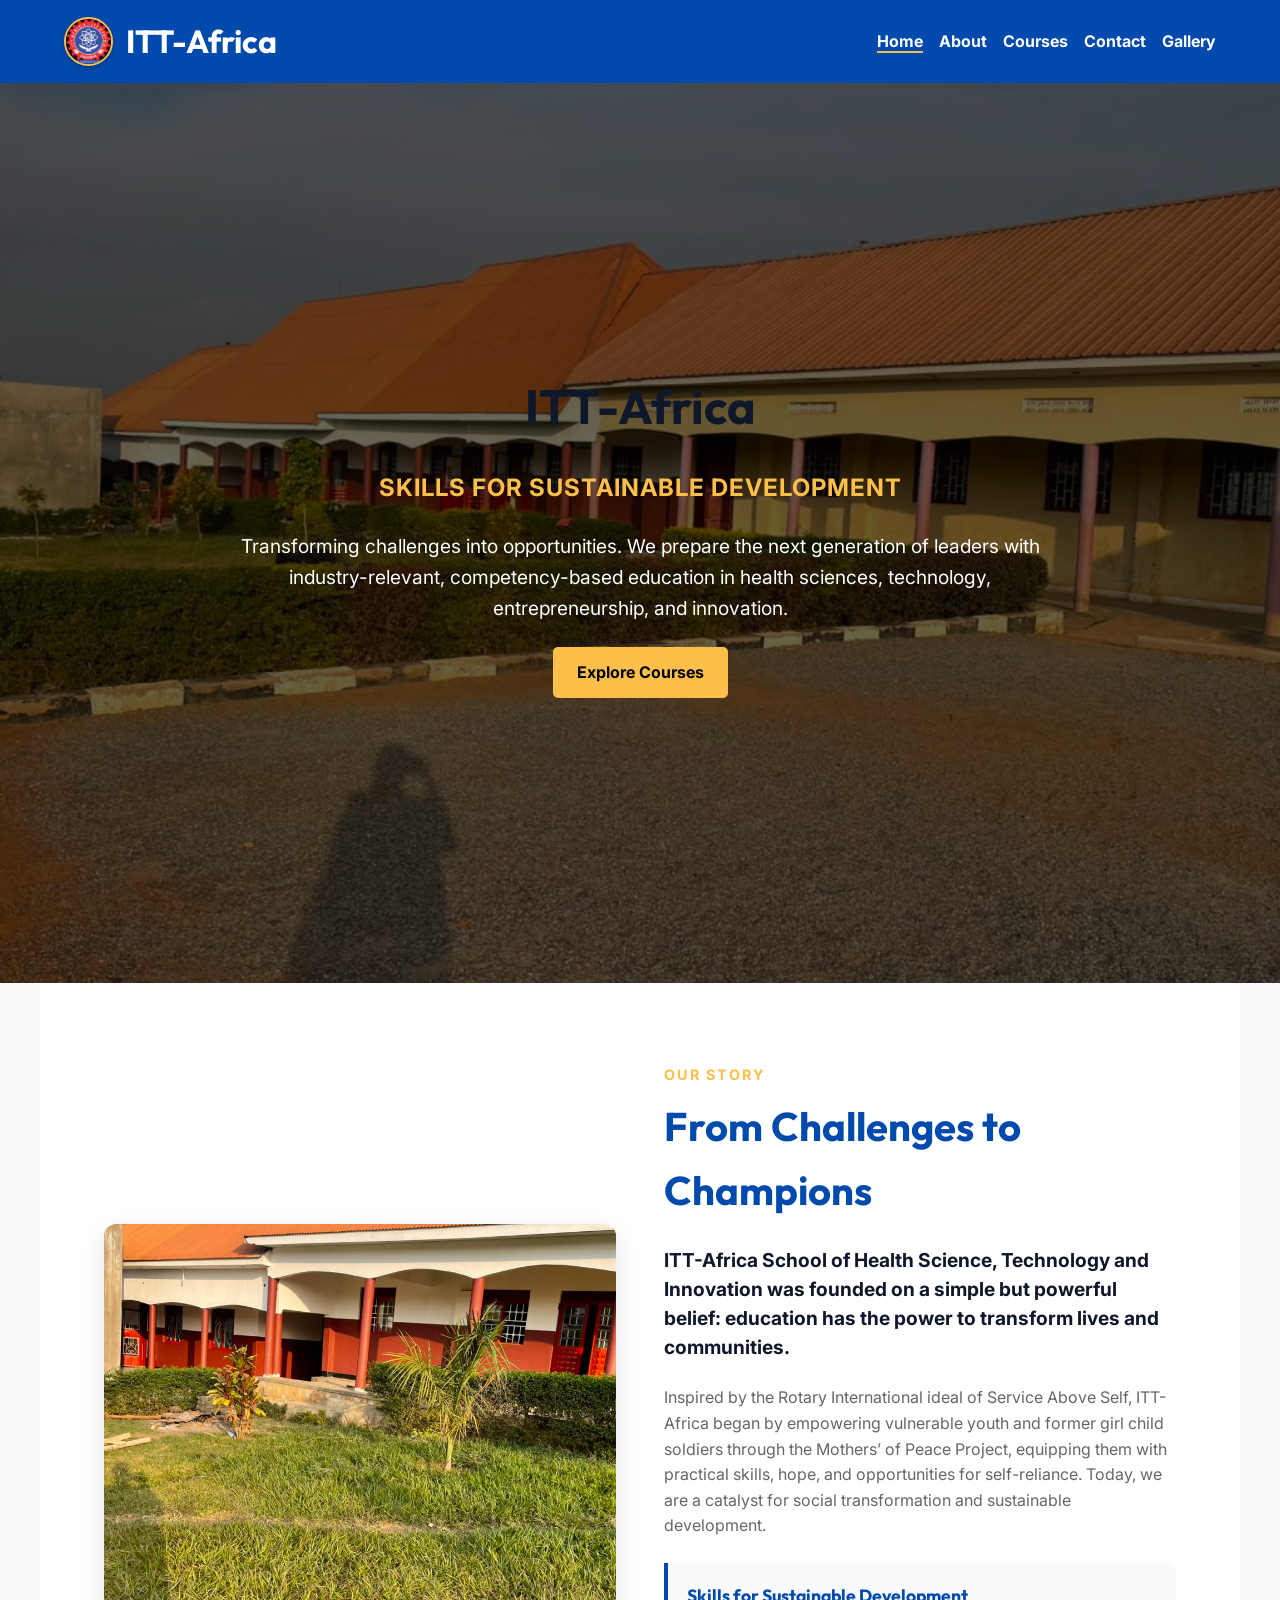
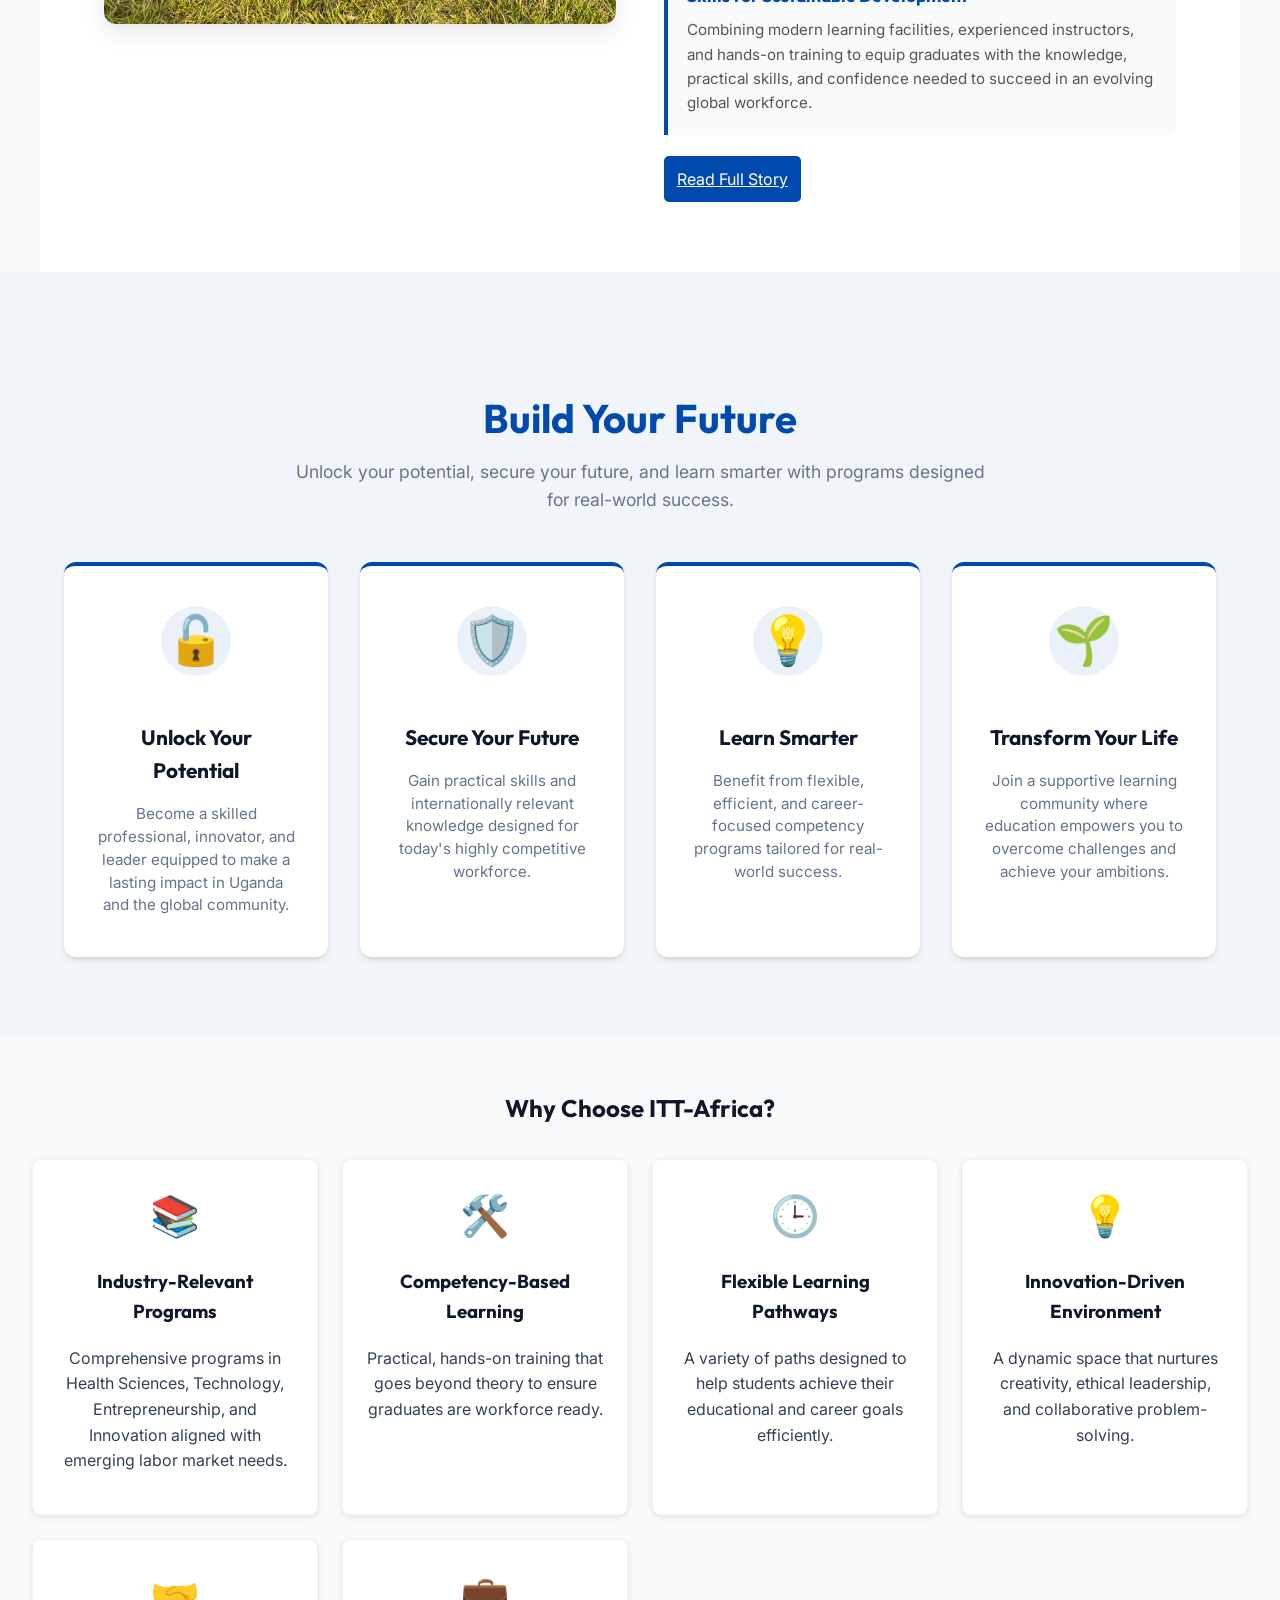
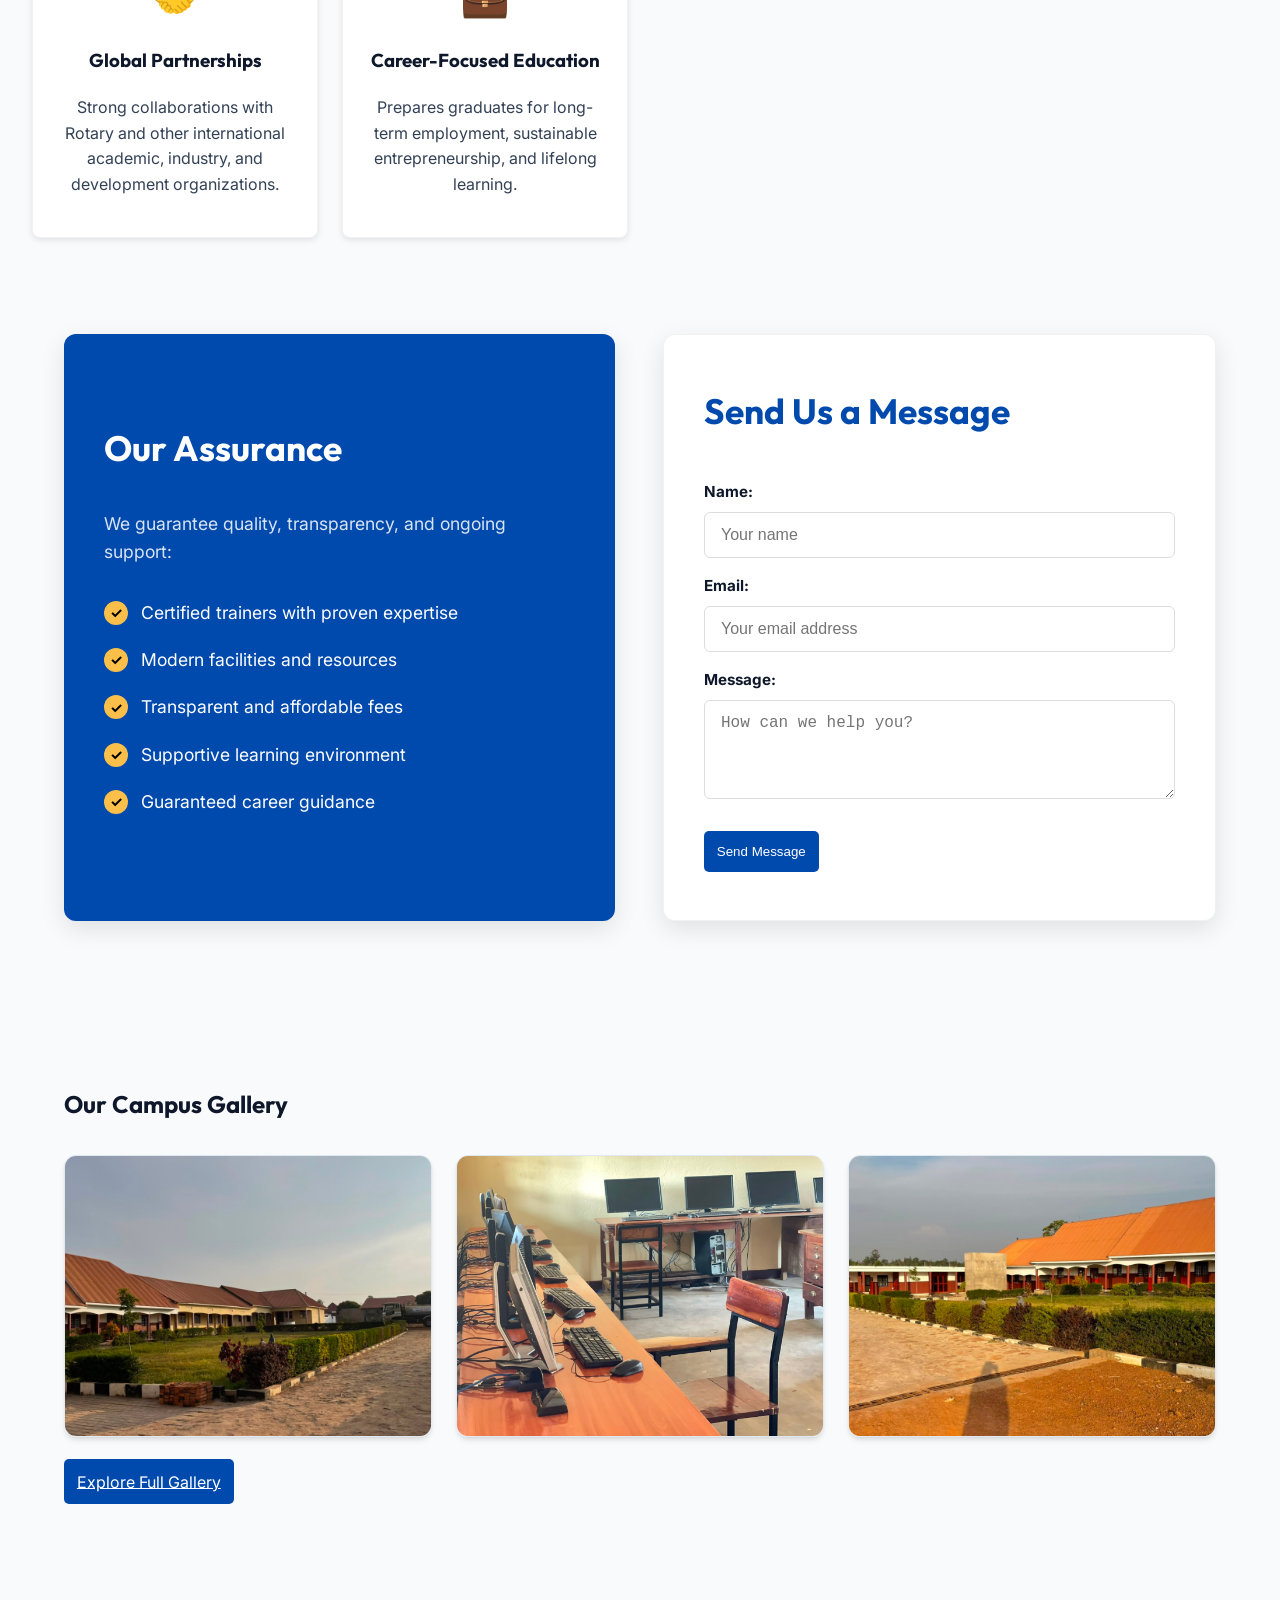
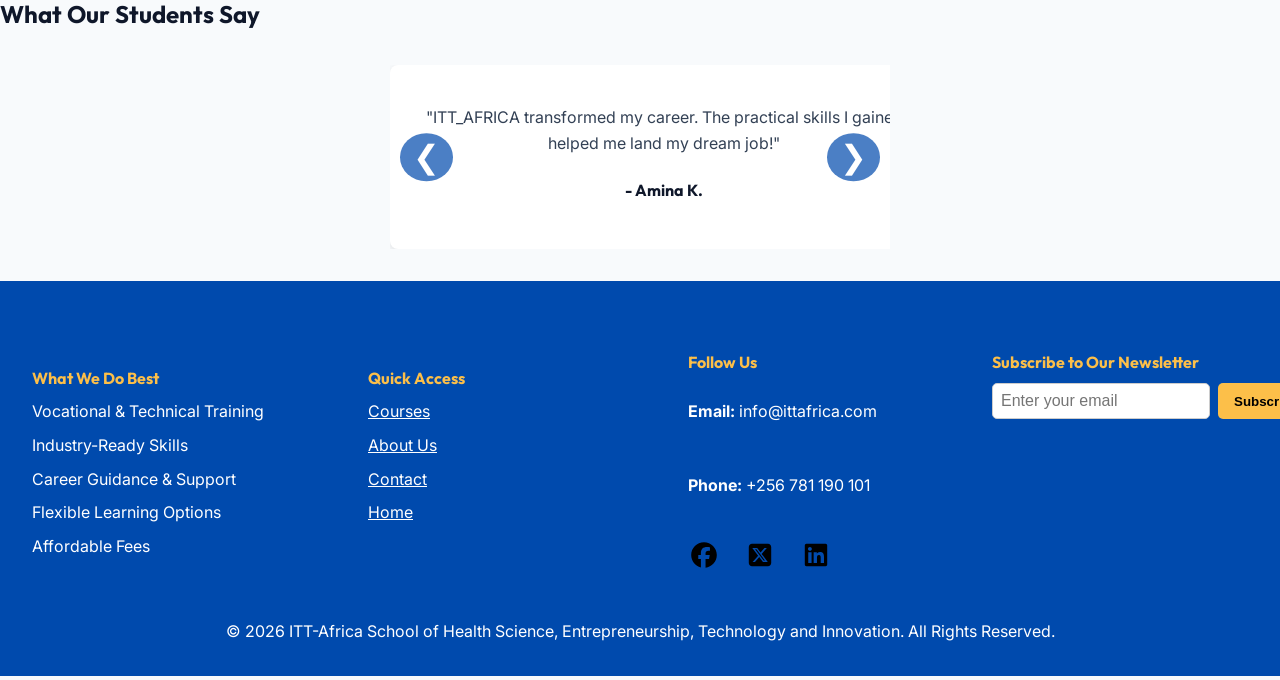
<file: ITT_AFRICA-main/index.html>
<!DOCTYPE html>
<html lang="en">
<head>
  <meta charset="UTF-8">
  <meta name="viewport" content="width=device-width, initial-scale=1.0">
  <title>ITT-Africa - Home</title>
  <link rel="stylesheet" href="style.css">
  <link rel="icon" type="image/jpeg" href="images/logo.jpeg">
  <script src="script.js" defer></script>
</head>
<body>

  <header>
    <div class="container">
      <h1 class="logo">
        <a href="index.html">
          <img src="images/logo.jpeg" alt="ITT AFRICA Logo">
          <span>ITT-Africa</span>
        </a>
      </h1>
      <nav>
        <ul class="nav-links">
          <li><a href="index.html" class="active">Home</a></li>
          <li><a href="about.html">About</a></li>
          <li><a href="courses.html">Courses</a></li>
          <li><a href="contact.html">Contact</a></li>
          <li><a href="gallery.html">Gallery</a></li>
        </ul>
        <button class="menu-toggle">☰</button>
      </nav>
    </div>
  </header>
  <section class="hero">
    <div class="hero-text">
      <h2>ITT-Africa</h2>
      <p class="lead" style="font-size: 1.5rem; font-weight: 700; color: var(--accent); letter-spacing: 1px; text-transform: uppercase; margin-bottom: 1.5rem;">Skills for Sustainable Development</p>
      <p>Transforming challenges into opportunities. We prepare the next generation of leaders with industry-relevant, competency-based education in health sciences, technology, entrepreneurship, and innovation.</p>
      <a href="courses.html" class="btn">Explore Courses</a>
    </div>
  </section>

  <section class="about">
    <div class="about-image">
      <img src="images/IMG-20260713-WA0008.jpg" alt="ITT-Africa Students">
    </div>
    <div class="about-content">
      <span class="section-tagline">OUR STORY</span>
      <h2>From Challenges to Champions</h2>
      <p class="lead">ITT-Africa School of Health Science, Technology and Innovation was founded on a simple but powerful belief: education has the power to transform lives and communities.</p>
      <p>Inspired by the Rotary International ideal of Service Above Self, ITT-Africa began by empowering vulnerable youth and former girl child soldiers through the Mothers’ of Peace Project, equipping them with practical skills, hope, and opportunities for self-reliance. Today, we are a catalyst for social transformation and sustainable development.</p>
      
      <div class="about-highlight">
        <h4>Skills for Sustainable Development</h4>
        <p>Combining modern learning facilities, experienced instructors, and hands-on training to equip graduates with the knowledge, practical skills, and confidence needed to succeed in an evolving global workforce.</p>
      </div>
      
      <a href="about.html" class="btn btn-secondary">Read Full Story</a>
    </div>  
  </section>

  <!-- Build Your Future Section -->
  <section class="future-section">
    <h2>Build Your Future</h2>
    <p class="section-desc">Unlock your potential, secure your future, and learn smarter with programs designed for real-world success.</p>
    <div class="future-grid">
      <div class="future-card">
        <div class="future-icon">🔓</div>
        <h3>Unlock Your Potential</h3>
        <p>Become a skilled professional, innovator, and leader equipped to make a lasting impact in Uganda and the global community.</p>
      </div>
      <div class="future-card">
        <div class="future-icon">🛡️</div>
        <h3>Secure Your Future</h3>
        <p>Gain practical skills and internationally relevant knowledge designed for today's highly competitive workforce.</p>
      </div>
      <div class="future-card">
        <div class="future-icon">💡</div>
        <h3>Learn Smarter</h3>
        <p>Benefit from flexible, efficient, and career-focused competency programs tailored for real-world success.</p>
      </div>
      <div class="future-card">
        <div class="future-icon">🌱</div>
        <h3>Transform Your Life</h3>
        <p>Join a supportive learning community where education empowers you to overcome challenges and achieve your ambitions.</p>
      </div>
    </div>
  </section>

  <section class="features">
    <h2>Why Choose ITT-Africa?</h2>
    <div class="grid">
      <div class="card">
        <div class="card-icon">📚</div>
        <h3>Industry-Relevant Programs</h3>
        <p>Comprehensive programs in Health Sciences, Technology, Entrepreneurship, and Innovation aligned with emerging labor market needs.</p>
      </div>
      <div class="card">
        <div class="card-icon">🛠️</div>
        <h3>Competency-Based Learning</h3>
        <p>Practical, hands-on training that goes beyond theory to ensure graduates are workforce ready.</p>
      </div>
      <div class="card">
        <div class="card-icon">🕒</div>
        <h3>Flexible Learning Pathways</h3>
        <p>A variety of paths designed to help students achieve their educational and career goals efficiently.</p>
      </div>
      <div class="card">
        <div class="card-icon">💡</div>
        <h3>Innovation-Driven Environment</h3>
        <p>A dynamic space that nurtures creativity, ethical leadership, and collaborative problem-solving.</p>
      </div>
      <div class="card">
        <div class="card-icon">🤝</div>
        <h3>Global Partnerships</h3>
        <p>Strong collaborations with Rotary and other international academic, industry, and development organizations.</p>
      </div>
      <div class="card">
        <div class="card-icon">💼</div>
        <h3>Career-Focused Education</h3>
        <p>Prepares graduates for long-term employment, sustainable entrepreneurship, and lifelong learning.</p>
      </div>
    </div>
  </section>

  <section class="assurance-message-section">
    <div class="assurance-card">
      <h2>Our Assurance</h2>
      <p class="assurance-subtitle">We guarantee quality, transparency, and ongoing support:</p>
      <ul class="assurance-list">
        <li><span class="check-icon">✓</span> Certified trainers with proven expertise</li>
        <li><span class="check-icon">✓</span> Modern facilities and resources</li>
        <li><span class="check-icon">✓</span> Transparent and affordable fees</li>
        <li><span class="check-icon">✓</span> Supportive learning environment</li>
        <li><span class="check-icon">✓</span> Guaranteed career guidance</li>
      </ul>
    </div>
    <form class="message-form">
      <h2>Send Us a Message</h2>
      <div class="form-group">
        <label for="name">Name:</label>
        <input type="text" id="name" name="name" placeholder="Your name" required>
      </div>
      <div class="form-group">
        <label for="email">Email:</label>
        <input type="email" id="email" name="email" placeholder="Your email address" required>
      </div>
      <div class="form-group">
        <label for="message">Message:</label>
        <textarea id="message" name="message" rows="4" placeholder="How can we help you?" required></textarea>
      </div>
      <button type="submit" class="btn">Send Message</button>
    </form>
  </section>

  <section class="gallery-section">
    <h2>Our Campus Gallery</h2>
    <div class="gallery-preview-grid">
      <div class="gallery-item">
        <img src="images/IMG-20260713-WA0001.jpg" alt="Gallery Preview 1">
      </div>
      <div class="gallery-item">
        <img src="images/IMG-20260713-WA0004.jpg" alt="Gallery Preview 2">
      </div>
      <div class="gallery-item">
        <img src="images/IMG-20260713-WA0009.jpg" alt="Gallery Preview 3">
      </div>
    </div>
    <a href="gallery.html" class="btn btn-secondary">Explore Full Gallery</a>
  </section>

  <section class="testimonials card3">
    <h2>What Our Students Say</h2>
    <div class="testimonial-slider">
      <div class="testimonial-slide active">
        <p>"ITT_AFRICA transformed my career. The practical skills I gained helped me land my dream job!"</p>
        <h4>- Amina K.</h4>
      </div>
      <div class="testimonial-slide">
        <p>"The trainers are knowledgeable and supportive. I felt confident and prepared for the industry."</p>
        <h4>- John M.</h4>
      </div>
      <div class="testimonial-slide">
        <p>"Affordable fees and flexible learning options made it possible for me to pursue my education."</p>
        <h4>- Grace T.</h4>
      </div>
      <button class="testimonial-prev" aria-label="Previous testimonial">&#10094;</button>
      <button class="testimonial-next" aria-label="Next testimonial">&#10095;</button>
    </div>
  </section>

  <footer>
    <div class="footer-container">
      <div class="footer-main-flex">
        <div class="footer-best">
          <h4>What We Do Best</h4>
          <ul>
            <li>Vocational & Technical Training</li>
            <li>Industry-Ready Skills</li>
            <li>Career Guidance & Support</li>
            <li>Flexible Learning Options</li>
            <li>Affordable Fees</li>
          </ul>
        </div>
        <div class="footer-quick">
          <h4>Quick Access</h4>
          <ul>
            <li><a href="courses.html">Courses</a></li>
            <li><a href="about.html">About Us</a></li>
            <li><a href="contact.html">Contact</a></li>
            <li><a href="index.html">Home</a></li>
          </ul>
        </div>
        <div class="footer-social">
          <h4>Follow Us</h4>
          <div class="footer-social-icons">
            <p><strong>Email:</strong> info@ittafrica.com</p>
            <p><strong>Phone:</strong> +256 781 190 101</p>
            <div class="footer-social-icons-grid">
              <a href="#" title="Facebook"><img src="assets/facebook.svg" alt="Facebook" /></a>
              <a href="#" title="X"><img src="assets/square-x-twitter-brands-solid-full.svg" alt="X" /></a>
              <a href="#" title="LinkedIn"><img src="assets/linkedin.svg" alt="LinkedIn" /></a>
            </div>
          </div>
        </div>
        <div class="footer-newsletter">
          <h4>Subscribe to Our Newsletter</h4>
          <form class="newsletter-form">
            <input type="email" placeholder="Enter your email" required>
            <button type="submit" class="btn">Subscribe</button>
          </form>
        </div>
      </div>
    </div>
    <div class="footer-bottom">
      <p>© 2026 ITT-Africa School of Health Science, Entrepreneurship, Technology and Innovation. All Rights Reserved.</p>
    </div>
  </footer>
</body>
</html>
</file>
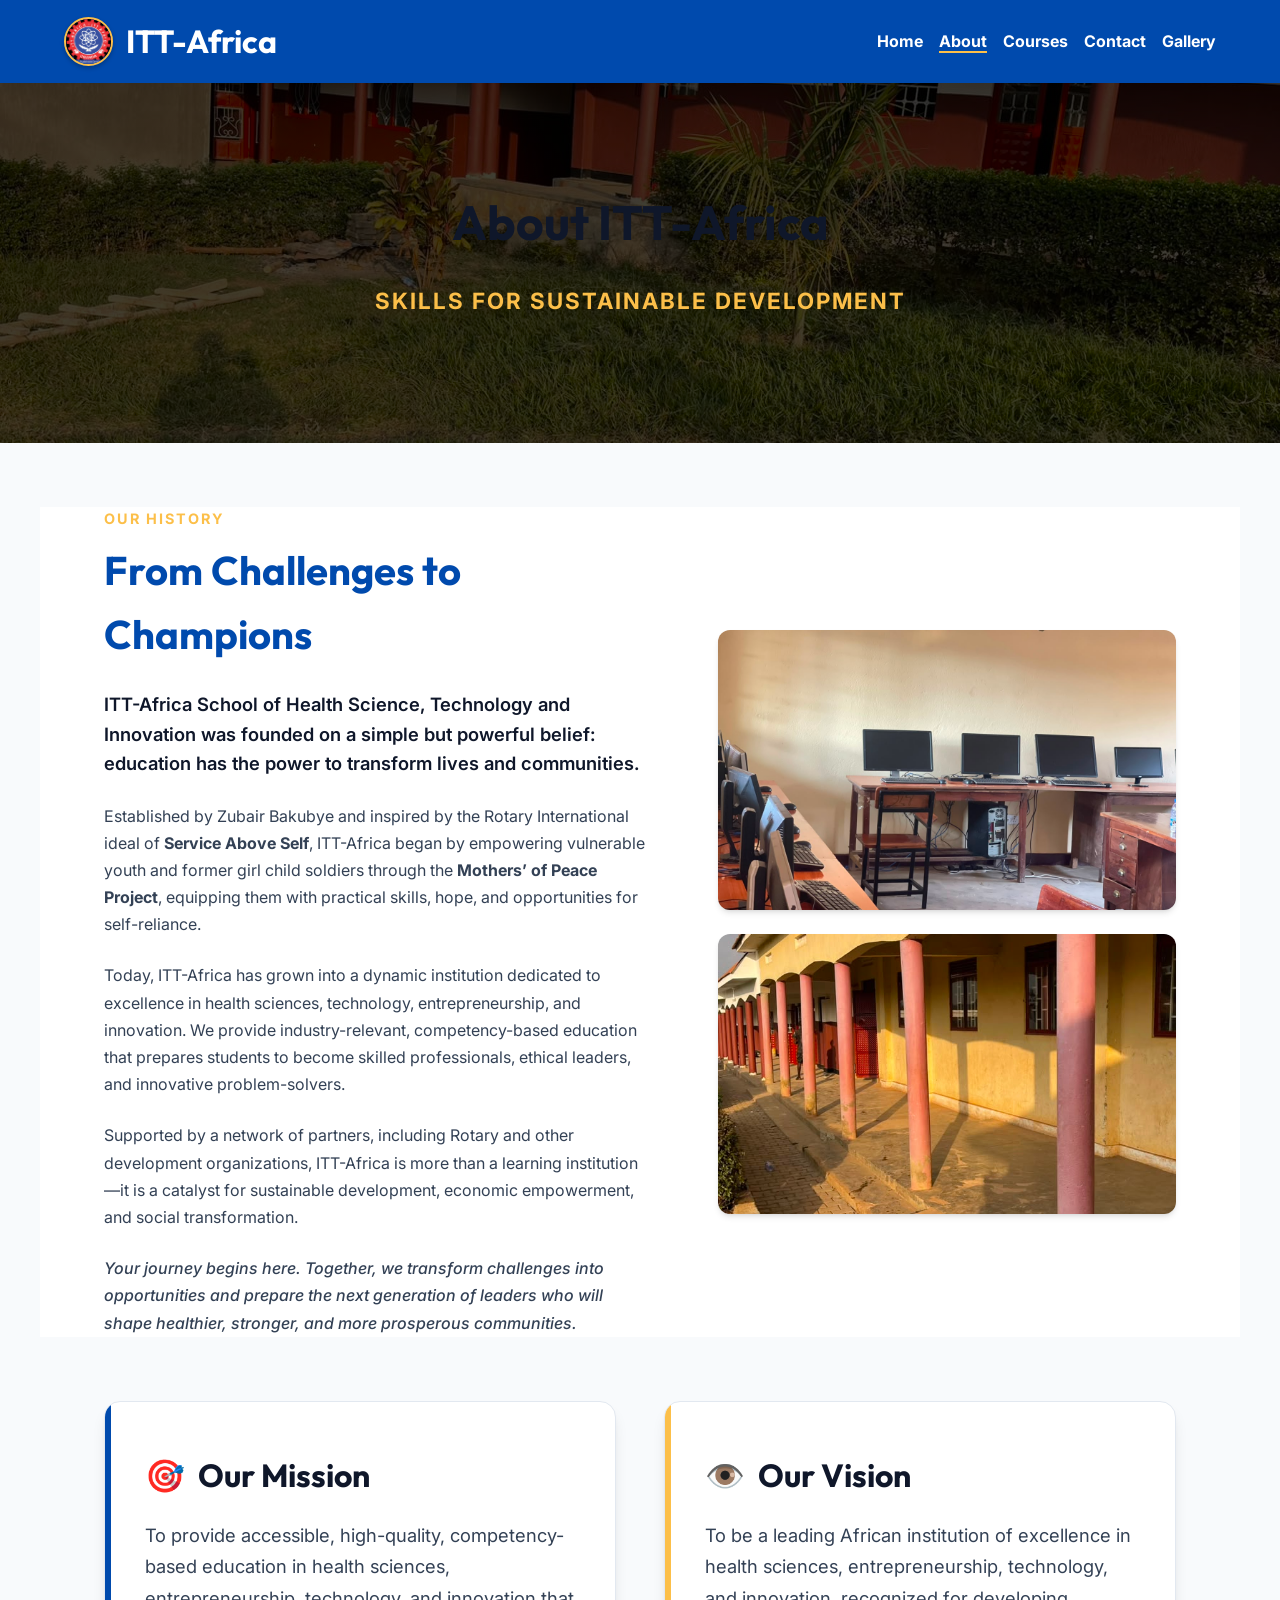
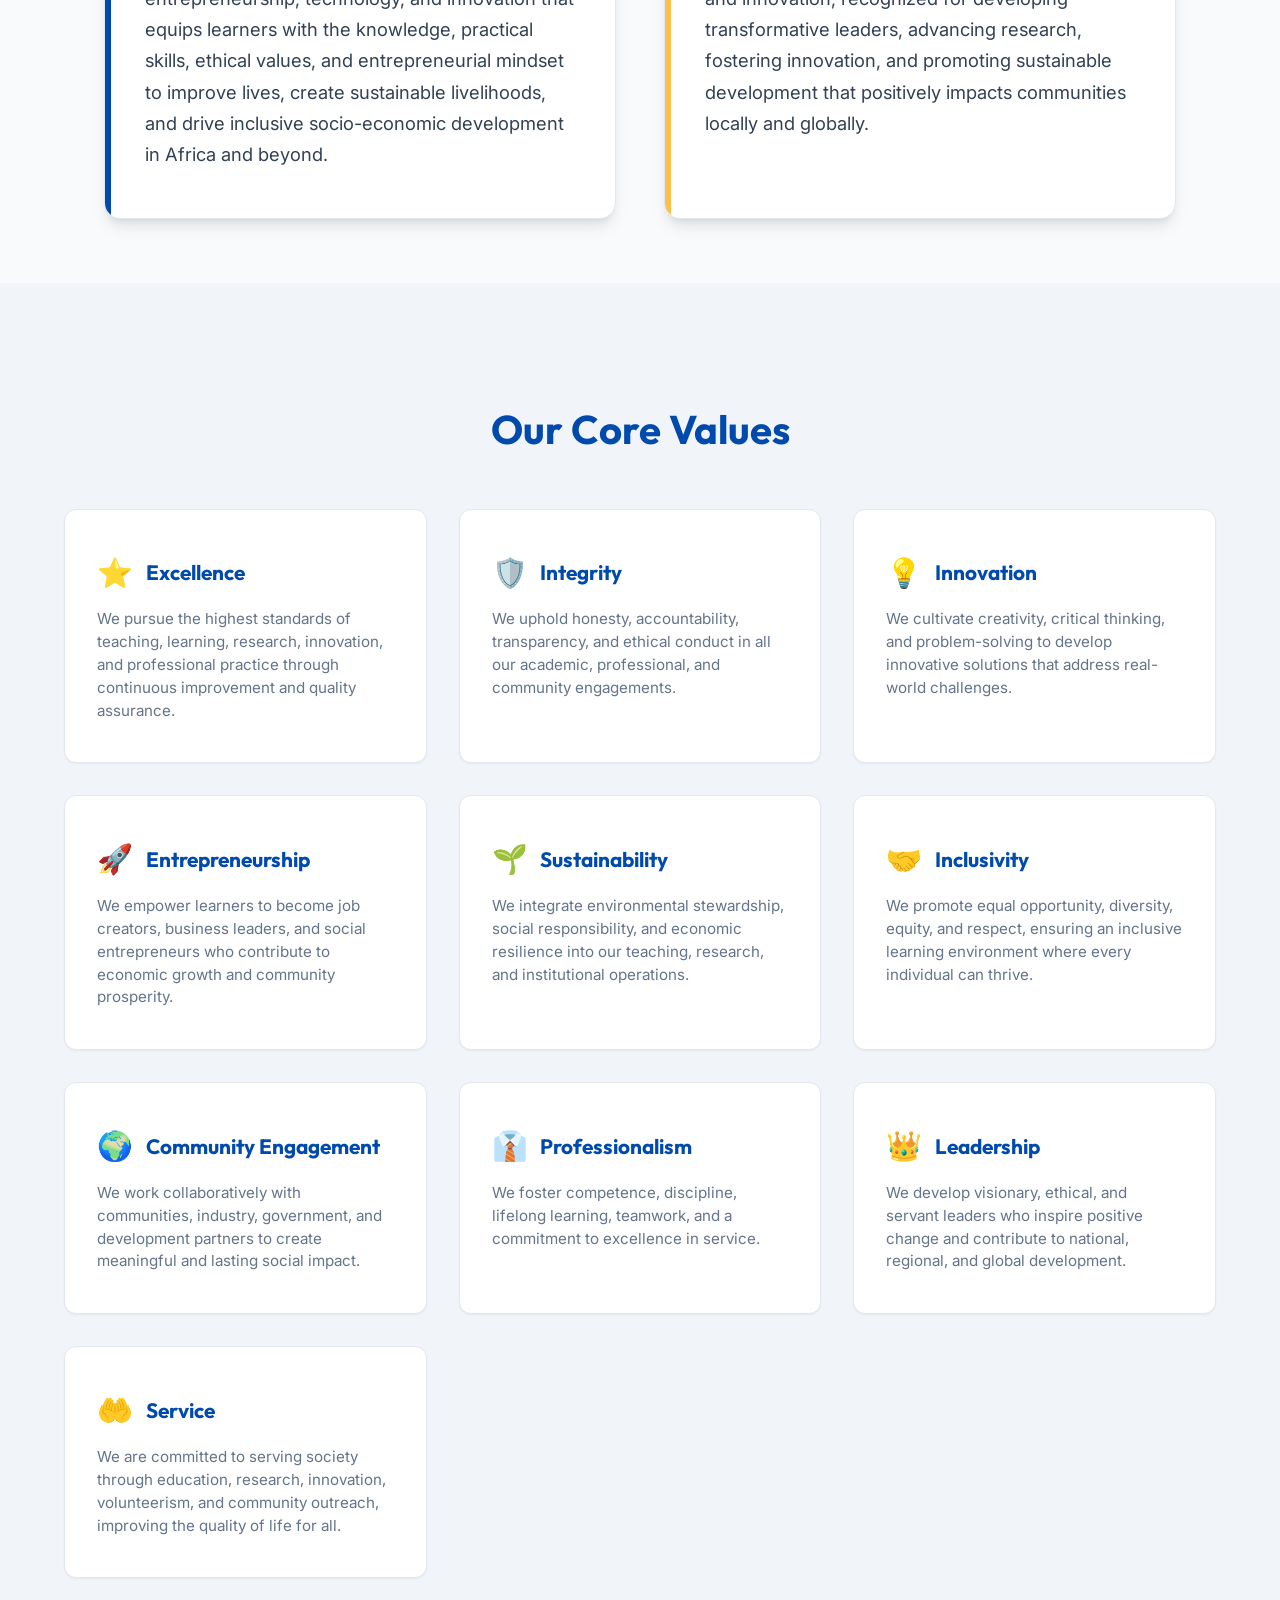
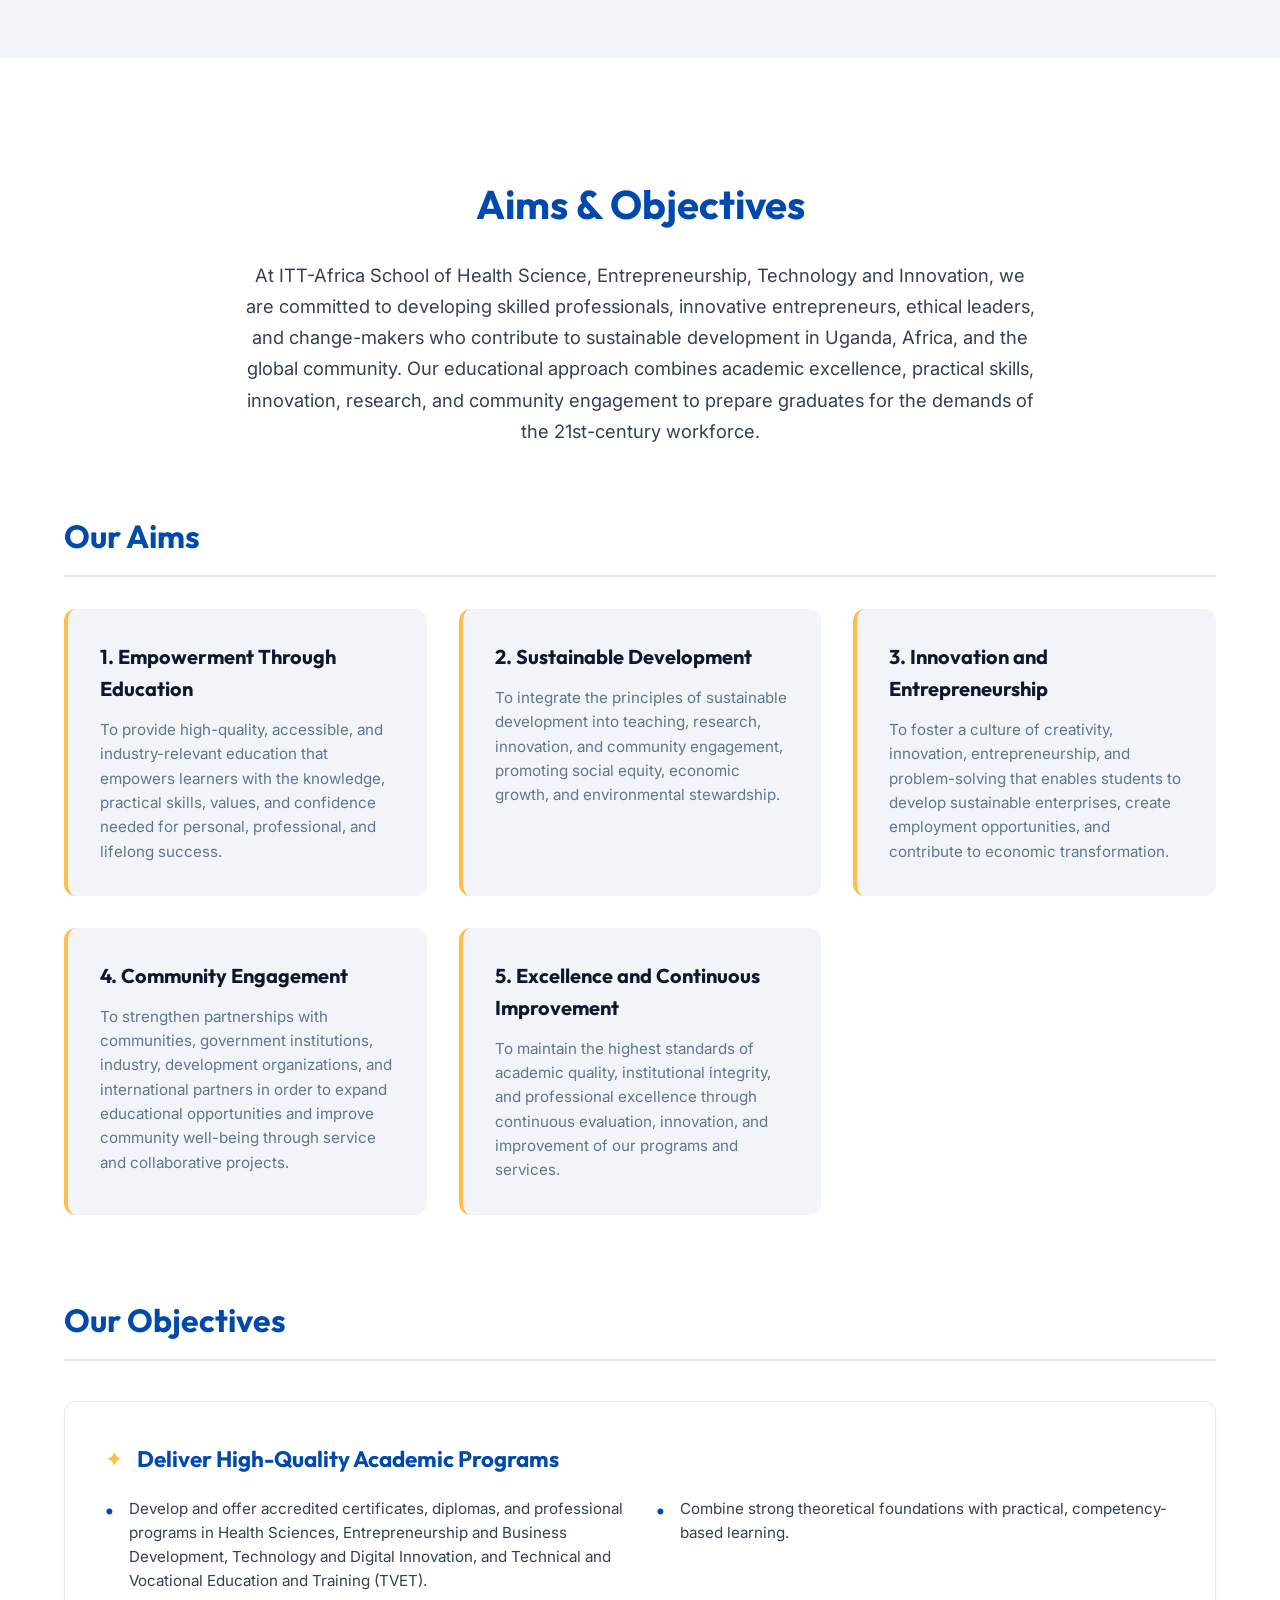
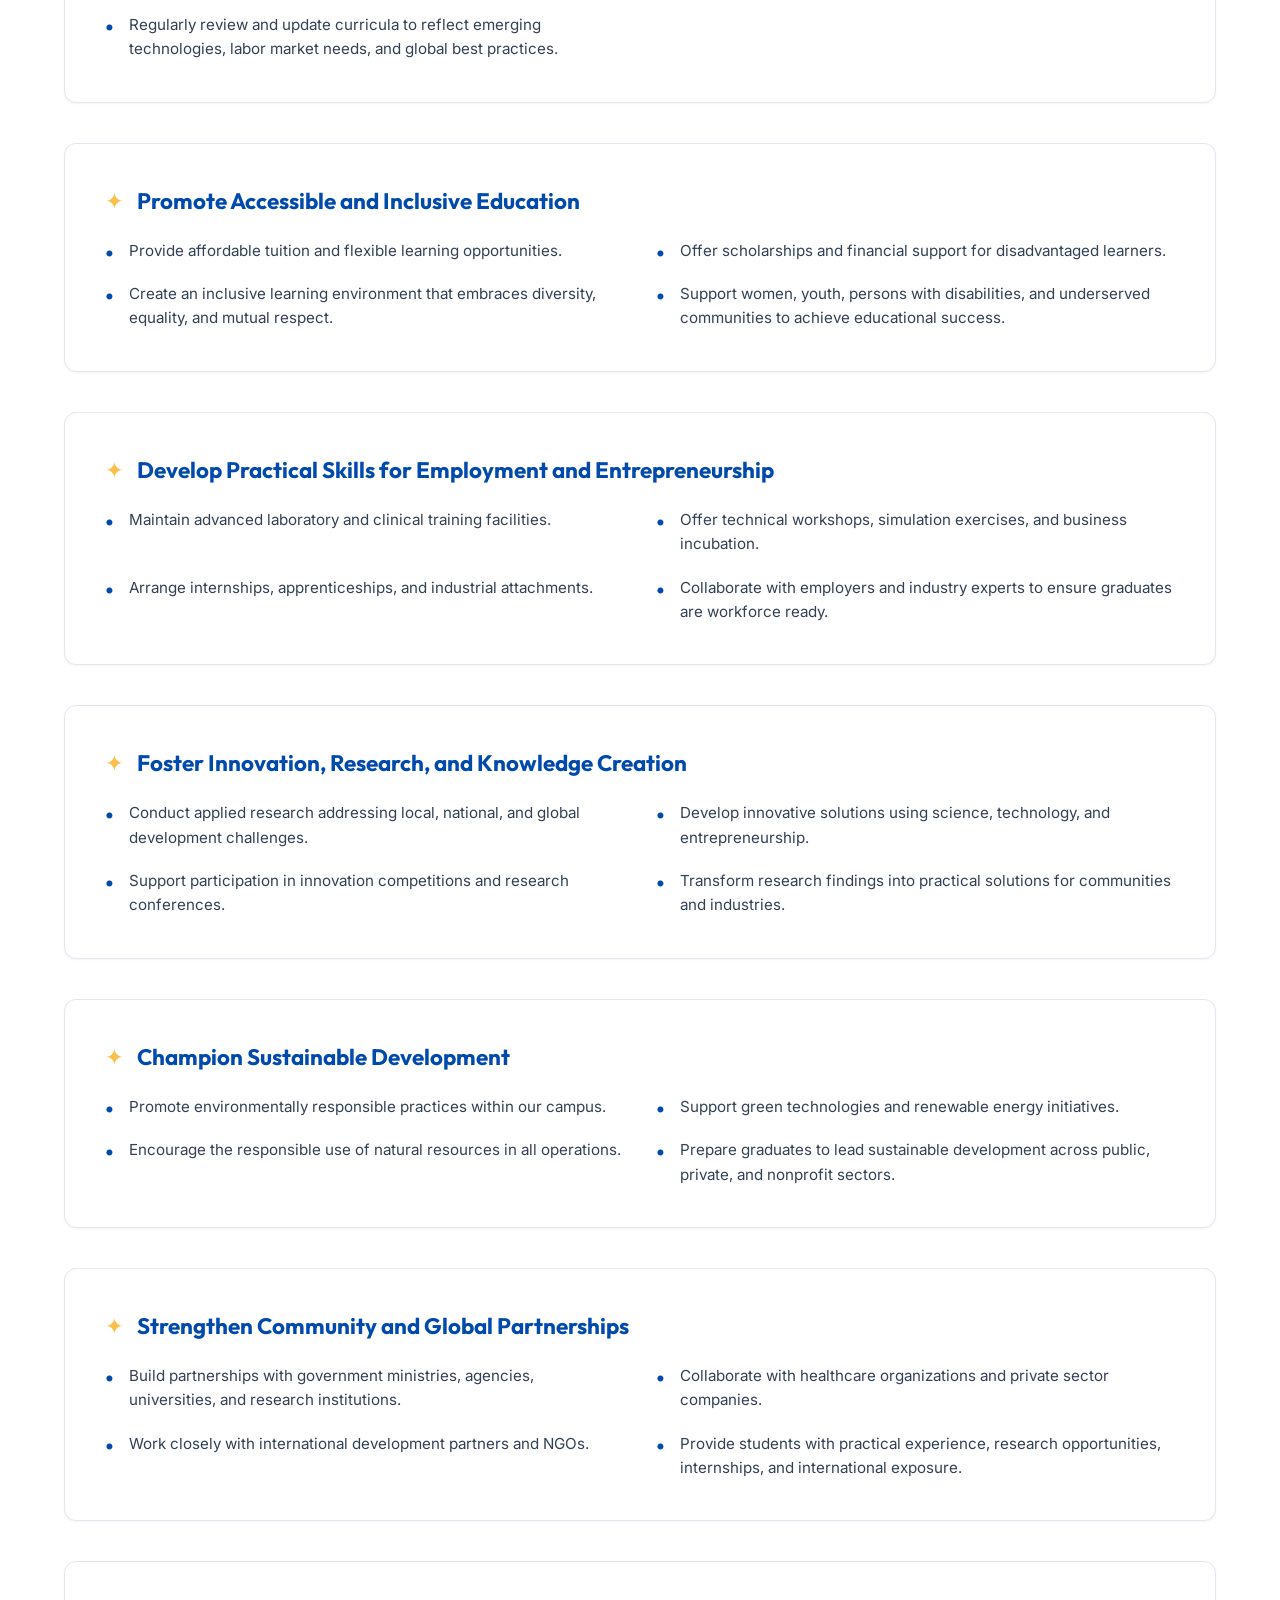
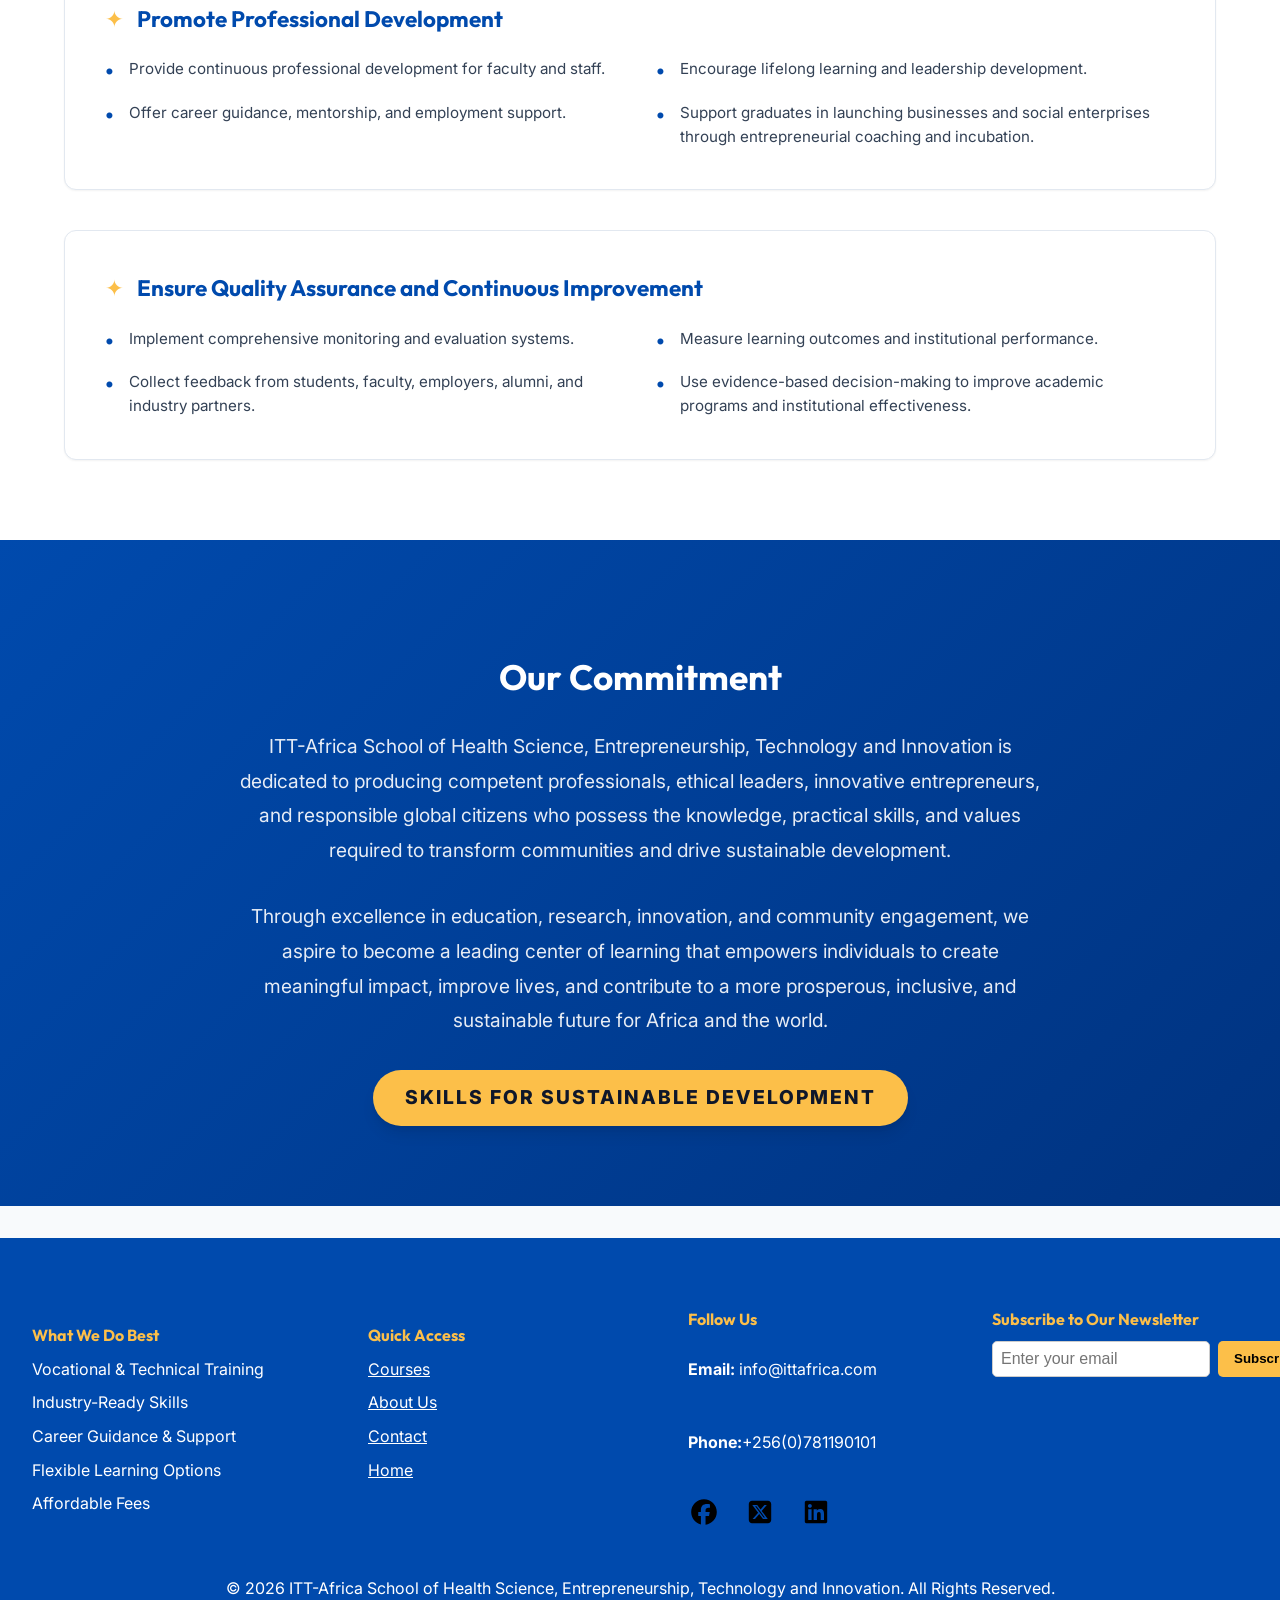
<file: about.html>
<!DOCTYPE html>
<html lang="en">

<head>
  <meta charset="UTF-8">
  <meta name="viewport" content="width=device-width, initial-scale=1.0">
  <title>About Us - ITT-Africa</title>
  <link rel="stylesheet" href="style.css">
  <link rel="icon" type="image/jpeg" href="images/logo.jpeg">
  <script src="script.js" defer></script>
</head>

<body>

  <header>
    <div class="container">
      <h1 class="logo">
        <a href="index.html">
          <img src="images/logo.jpeg" alt="ITT AFRICA Logo">
          <span>ITT-Africa</span>
        </a>
      </h1>
      <nav>
        <ul class="nav-links">
          <li><a href="index.html">Home</a></li>
          <li><a href="about.html" class="active">About</a></li>
          <li><a href="courses.html">Courses</a></li>
          <li><a href="contact.html">Contact</a></li>
          <li><a href="gallery.html">Gallery</a></li>
        </ul>
        <button class="menu-toggle">☰</button>
      </nav>
    </div>
  </header>

  <main>
    <!-- About Page Hero -->
    <section class="hero"
      style="background: linear-gradient(rgba(0, 0, 0, 0.75), rgba(0, 0, 0, 0.75)), url('images/IMG-20260713-WA0008.jpg') no-repeat center center/cover; min-height: 40vh; height: auto; padding: 4rem 2rem;">
      <div class="hero-text">
        <h2>About ITT-Africa</h2>
        <p class="lead"
          style="font-size: 1.4rem; font-weight: 700; color: var(--accent); letter-spacing: 2px; text-transform: uppercase;">
          Skills for Sustainable Development</p>
      </div>
    </section>

    <!-- Our Story Section -->
    <section class="about"
      style="max-width: 1200px; margin: 4rem auto; padding: 0 5%; grid-template-columns: 1.2fr 1fr; gap: 4rem; display: grid;">
      <div class="about-content">
        <span class="section-tagline">OUR HISTORY</span>
        <h2 style="font-size: 2.5rem; color: var(--primary); margin-top: 0; margin-bottom: 1.5rem;">From Challenges to
          Champions</h2>
        <p class="lead"
          style="font-size: 1.15rem; font-weight: 600; color: var(--dark); line-height: 1.6; margin-bottom: 1.5rem;">
          ITT-Africa School of Health Science, Technology and Innovation was founded on a simple but powerful belief:
          education has the power to transform lives and communities.
        </p>
        <p style="color: var(--text); line-height: 1.7; margin-bottom: 1.5rem;">
          Established by Zubair Bakubye and inspired by the Rotary International ideal of <strong>Service Above
            Self</strong>, ITT-Africa began by empowering vulnerable youth and former girl child soldiers through the
          <strong>Mothers’ of Peace Project</strong>, equipping them with practical skills, hope, and opportunities for
          self-reliance.
        </p>
        <p style="color: var(--text); line-height: 1.7; margin-bottom: 1.5rem;">
          Today, ITT-Africa has grown into a dynamic institution dedicated to excellence in health sciences, technology,
          entrepreneurship, and innovation. We provide industry-relevant, competency-based education that prepares
          students to become skilled professionals, ethical leaders, and innovative problem-solvers.
        </p>
        <p style="color: var(--text); line-height: 1.7; margin-bottom: 1.5rem;">
          Supported by a network of partners, including Rotary and other development organizations, ITT-Africa is more
          than a learning institution—it is a catalyst for sustainable development, economic empowerment, and social
          transformation.
        </p>
        <p style="color: var(--text); font-style: italic; font-weight: 500; line-height: 1.7; margin-bottom: 0;">
          Your journey begins here. Together, we transform challenges into opportunities and prepare the next generation
          of leaders who will shape healthier, stronger, and more prosperous communities.
        </p>
      </div>
      <div class="about-image" style="display: flex; flex-direction: column; gap: 1.5rem;">
        <img src="images/IMG-20260713-WA0003.jpg" alt="ITT-Africa Practical Training"
          style="width: 100%; height: 280px; object-fit: cover; border-radius: var(--radius); box-shadow: var(--shadow-md);">
        <img src="images/IMG-20260713-WA0014.jpg" alt="ITT-Africa Lab Session"
          style="width: 100%; height: 280px; object-fit: cover; border-radius: var(--radius); box-shadow: var(--shadow-md);">
      </div>
    </section>

    <!-- Mission & Vision Section -->
    <section class="mission-vision-section">
      <div class="mission-card">
        <h3><span>🎯</span> Our Mission</h3>
        <p>To provide accessible, high-quality, competency-based education in health sciences, entrepreneurship,
          technology, and innovation that equips learners with the knowledge, practical skills, ethical values, and
          entrepreneurial mindset to improve lives, create sustainable livelihoods, and drive inclusive socio-economic
          development in Africa and beyond.</p>
      </div>
      <div class="vision-card">
        <h3><span>👁️</span> Our Vision</h3>
        <p>To be a leading African institution of excellence in health sciences, entrepreneurship, technology, and
          innovation, recognized for developing transformative leaders, advancing research, fostering innovation, and
          promoting sustainable development that positively impacts communities locally and globally.</p>
      </div>
    </section>

    <!-- Core Values Section -->
    <section class="values-section">
      <h2>Our Core Values</h2>
      <div class="values-grid">
        <div class="value-card">
          <div class="value-header">
            <span class="value-icon">⭐</span>
            <h3>Excellence</h3>
          </div>
          <p>We pursue the highest standards of teaching, learning, research, innovation, and professional practice
            through continuous improvement and quality assurance.</p>
        </div>
        <div class="value-card">
          <div class="value-header">
            <span class="value-icon">🛡️</span>
            <h3>Integrity</h3>
          </div>
          <p>We uphold honesty, accountability, transparency, and ethical conduct in all our academic, professional, and
            community engagements.</p>
        </div>
        <div class="value-card">
          <div class="value-header">
            <span class="value-icon">💡</span>
            <h3>Innovation</h3>
          </div>
          <p>We cultivate creativity, critical thinking, and problem-solving to develop innovative solutions that
            address real-world challenges.</p>
        </div>
        <div class="value-card">
          <div class="value-header">
            <span class="value-icon">🚀</span>
            <h3>Entrepreneurship</h3>
          </div>
          <p>We empower learners to become job creators, business leaders, and social entrepreneurs who contribute to
            economic growth and community prosperity.</p>
        </div>
        <div class="value-card">
          <div class="value-header">
            <span class="value-icon">🌱</span>
            <h3>Sustainability</h3>
          </div>
          <p>We integrate environmental stewardship, social responsibility, and economic resilience into our teaching,
            research, and institutional operations.</p>
        </div>
        <div class="value-card">
          <div class="value-header">
            <span class="value-icon">🤝</span>
            <h3>Inclusivity</h3>
          </div>
          <p>We promote equal opportunity, diversity, equity, and respect, ensuring an inclusive learning environment
            where every individual can thrive.</p>
        </div>
        <div class="value-card">
          <div class="value-header">
            <span class="value-icon">🌍</span>
            <h3>Community Engagement</h3>
          </div>
          <p>We work collaboratively with communities, industry, government, and development partners to create
            meaningful and lasting social impact.</p>
        </div>
        <div class="value-card">
          <div class="value-header">
            <span class="value-icon">👔</span>
            <h3>Professionalism</h3>
          </div>
          <p>We foster competence, discipline, lifelong learning, teamwork, and a commitment to excellence in service.
          </p>
        </div>
        <div class="value-card">
          <div class="value-header">
            <span class="value-icon">👑</span>
            <h3>Leadership</h3>
          </div>
          <p>We develop visionary, ethical, and servant leaders who inspire positive change and contribute to national,
            regional, and global development.</p>
        </div>
        <div class="value-card">
          <div class="value-header">
            <span class="value-icon">🤲</span>
            <h3>Service</h3>
          </div>
          <p>We are committed to serving society through education, research, innovation, volunteerism, and community
            outreach, improving the quality of life for all.</p>
        </div>
      </div>
    </section>

    <!-- Aims & Objectives Section -->
    <section class="aims-objectives-section">
      <h2>Aims & Objectives</h2>
      <p class="lead-text">
        At ITT-Africa School of Health Science, Entrepreneurship, Technology and Innovation, we are committed to
        developing skilled professionals, innovative entrepreneurs, ethical leaders, and change-makers who contribute to
        sustainable development in Uganda, Africa, and the global community. Our educational approach combines academic
        excellence, practical skills, innovation, research, and community engagement to prepare graduates for the
        demands of the 21st-century workforce.
      </p>

      <div class="aims-block">
        <h3>Our Aims</h3>
        <div class="aims-grid">
          <div class="aim-card">
            <h4>1. Empowerment Through Education</h4>
            <p>To provide high-quality, accessible, and industry-relevant education that empowers learners with the
              knowledge, practical skills, values, and confidence needed for personal, professional, and lifelong
              success.</p>
          </div>
          <div class="aim-card">
            <h4>2. Sustainable Development</h4>
            <p>To integrate the principles of sustainable development into teaching, research, innovation, and community
              engagement, promoting social equity, economic growth, and environmental stewardship.</p>
          </div>
          <div class="aim-card">
            <h4>3. Innovation and Entrepreneurship</h4>
            <p>To foster a culture of creativity, innovation, entrepreneurship, and problem-solving that enables
              students to develop sustainable enterprises, create employment opportunities, and contribute to economic
              transformation.</p>
          </div>
          <div class="aim-card">
            <h4>4. Community Engagement</h4>
            <p>To strengthen partnerships with communities, government institutions, industry, development
              organizations, and international partners in order to expand educational opportunities and improve
              community well-being through service and collaborative projects.</p>
          </div>
          <div class="aim-card">
            <h4>5. Excellence and Continuous Improvement</h4>
            <p>To maintain the highest standards of academic quality, institutional integrity, and professional
              excellence through continuous evaluation, innovation, and improvement of our programs and services.</p>
          </div>
        </div>
      </div>

      <div class="objectives-block">
        <h3>Our Objectives</h3>
        <div class="objectives-grid">
          <div class="objective-item">
            <h4>Deliver High-Quality Academic Programs</h4>
            <ul class="objective-details-list">
              <li>Develop and offer accredited certificates, diplomas, and professional programs in Health Sciences,
                Entrepreneurship and Business Development, Technology and Digital Innovation, and Technical and
                Vocational Education and Training (TVET).</li>
              <li>Combine strong theoretical foundations with practical, competency-based learning.</li>
              <li>Regularly review and update curricula to reflect emerging technologies, labor market needs, and global
                best practices.</li>
            </ul>
          </div>

          <div class="objective-item">
            <h4>Promote Accessible and Inclusive Education</h4>
            <ul class="objective-details-list">
              <li>Provide affordable tuition and flexible learning opportunities.</li>
              <li>Offer scholarships and financial support for disadvantaged learners.</li>
              <li>Create an inclusive learning environment that embraces diversity, equality, and mutual respect.</li>
              <li>Support women, youth, persons with disabilities, and underserved communities to achieve educational
                success.</li>
            </ul>
          </div>

          <div class="objective-item">
            <h4>Develop Practical Skills for Employment and Entrepreneurship</h4>
            <ul class="objective-details-list">
              <li>Maintain advanced laboratory and clinical training facilities.</li>
              <li>Offer technical workshops, simulation exercises, and business incubation.</li>
              <li>Arrange internships, apprenticeships, and industrial attachments.</li>
              <li>Collaborate with employers and industry experts to ensure graduates are workforce ready.</li>
            </ul>
          </div>

          <div class="objective-item">
            <h4>Foster Innovation, Research, and Knowledge Creation</h4>
            <ul class="objective-details-list">
              <li>Conduct applied research addressing local, national, and global development challenges.</li>
              <li>Develop innovative solutions using science, technology, and entrepreneurship.</li>
              <li>Support participation in innovation competitions and research conferences.</li>
              <li>Transform research findings into practical solutions for communities and industries.</li>
            </ul>
          </div>

          <div class="objective-item">
            <h4>Champion Sustainable Development</h4>
            <ul class="objective-details-list">
              <li>Promote environmentally responsible practices within our campus.</li>
              <li>Support green technologies and renewable energy initiatives.</li>
              <li>Encourage the responsible use of natural resources in all operations.</li>
              <li>Prepare graduates to lead sustainable development across public, private, and nonprofit sectors.</li>
            </ul>
          </div>

          <div class="objective-item">
            <h4>Strengthen Community and Global Partnerships</h4>
            <ul class="objective-details-list">
              <li>Build partnerships with government ministries, agencies, universities, and research institutions.</li>
              <li>Collaborate with healthcare organizations and private sector companies.</li>
              <li>Work closely with international development partners and NGOs.</li>
              <li>Provide students with practical experience, research opportunities, internships, and international
                exposure.</li>
            </ul>
          </div>

          <div class="objective-item">
            <h4>Promote Professional Development</h4>
            <ul class="objective-details-list">
              <li>Provide continuous professional development for faculty and staff.</li>
              <li>Encourage lifelong learning and leadership development.</li>
              <li>Offer career guidance, mentorship, and employment support.</li>
              <li>Support graduates in launching businesses and social enterprises through entrepreneurial coaching and
                incubation.</li>
            </ul>
          </div>

          <div class="objective-item">
            <h4>Ensure Quality Assurance and Continuous Improvement</h4>
            <ul class="objective-details-list">
              <li>Implement comprehensive monitoring and evaluation systems.</li>
              <li>Measure learning outcomes and institutional performance.</li>
              <li>Collect feedback from students, faculty, employers, alumni, and industry partners.</li>
              <li>Use evidence-based decision-making to improve academic programs and institutional effectiveness.</li>
            </ul>
          </div>
        </div>
      </div>
    </section>

    <!-- Our Commitment Section -->
    <section class="commitment-section">
      <div class="commitment-content">
        <h2>Our Commitment</h2>
        <p>ITT-Africa School of Health Science, Entrepreneurship, Technology and Innovation is dedicated to producing
          competent professionals, ethical leaders, innovative entrepreneurs, and responsible global citizens who
          possess the knowledge, practical skills, and values required to transform communities and drive sustainable
          development.</p>
        <p>Through excellence in education, research, innovation, and community engagement, we aspire to become a
          leading center of learning that empowers individuals to create meaningful impact, improve lives, and
          contribute to a more prosperous, inclusive, and sustainable future for Africa and the world.</p>
        <div class="motto-banner">Skills for Sustainable Development</div>
      </div>
    </section>
  </main>

  <footer>
    <div class="footer-container">
      <div class="footer-main-flex">
        <div class="footer-best">
          <h4>What We Do Best</h4>
          <ul>
            <li>Vocational & Technical Training</li>
            <li>Industry-Ready Skills</li>
            <li>Career Guidance & Support</li>
            <li>Flexible Learning Options</li>
            <li>Affordable Fees</li>
          </ul>
        </div>
        <div class="footer-quick">
          <h4>Quick Access</h4>
          <ul>
            <li><a href="courses.html">Courses</a></li>
            <li><a href="about.html" class="active">About Us</a></li>
            <li><a href="contact.html">Contact</a></li>
            <li><a href="index.html">Home</a></li>
          </ul>
        </div>
        <div class="footer-social">
          <h4>Follow Us</h4>
          <div class="footer-social-icons">
            <p><strong>Email:</strong> info@ittafrica.com</p>
            <p><strong>Phone:</strong>+256(0)781190101</p>
            <div class="footer-social-icons-grid">
              <a href="#" title="Facebook"><img src="assets/facebook.svg" alt="Facebook" /></a>
              <a href="#" title="X"><img src="assets/square-x-twitter-brands-solid-full.svg" alt="X" /></a>
              <a href="#" title="LinkedIn"><img src="assets/linkedin.svg" alt="LinkedIn" /></a>
            </div>
          </div>
        </div>
        <div class="footer-newsletter">
          <h4>Subscribe to Our Newsletter</h4>
          <form class="newsletter-form">
            <input type="email" placeholder="Enter your email" required>
            <button type="submit" class="btn">Subscribe</button>
          </form>
        </div>
      </div>
    </div>
    <div class="footer-bottom">
      <p>© 2026 ITT-Africa School of Health Science, Entrepreneurship, Technology and Innovation. All Rights Reserved.
      </p>
    </div>
  </footer>
</body>

</html>
</file>
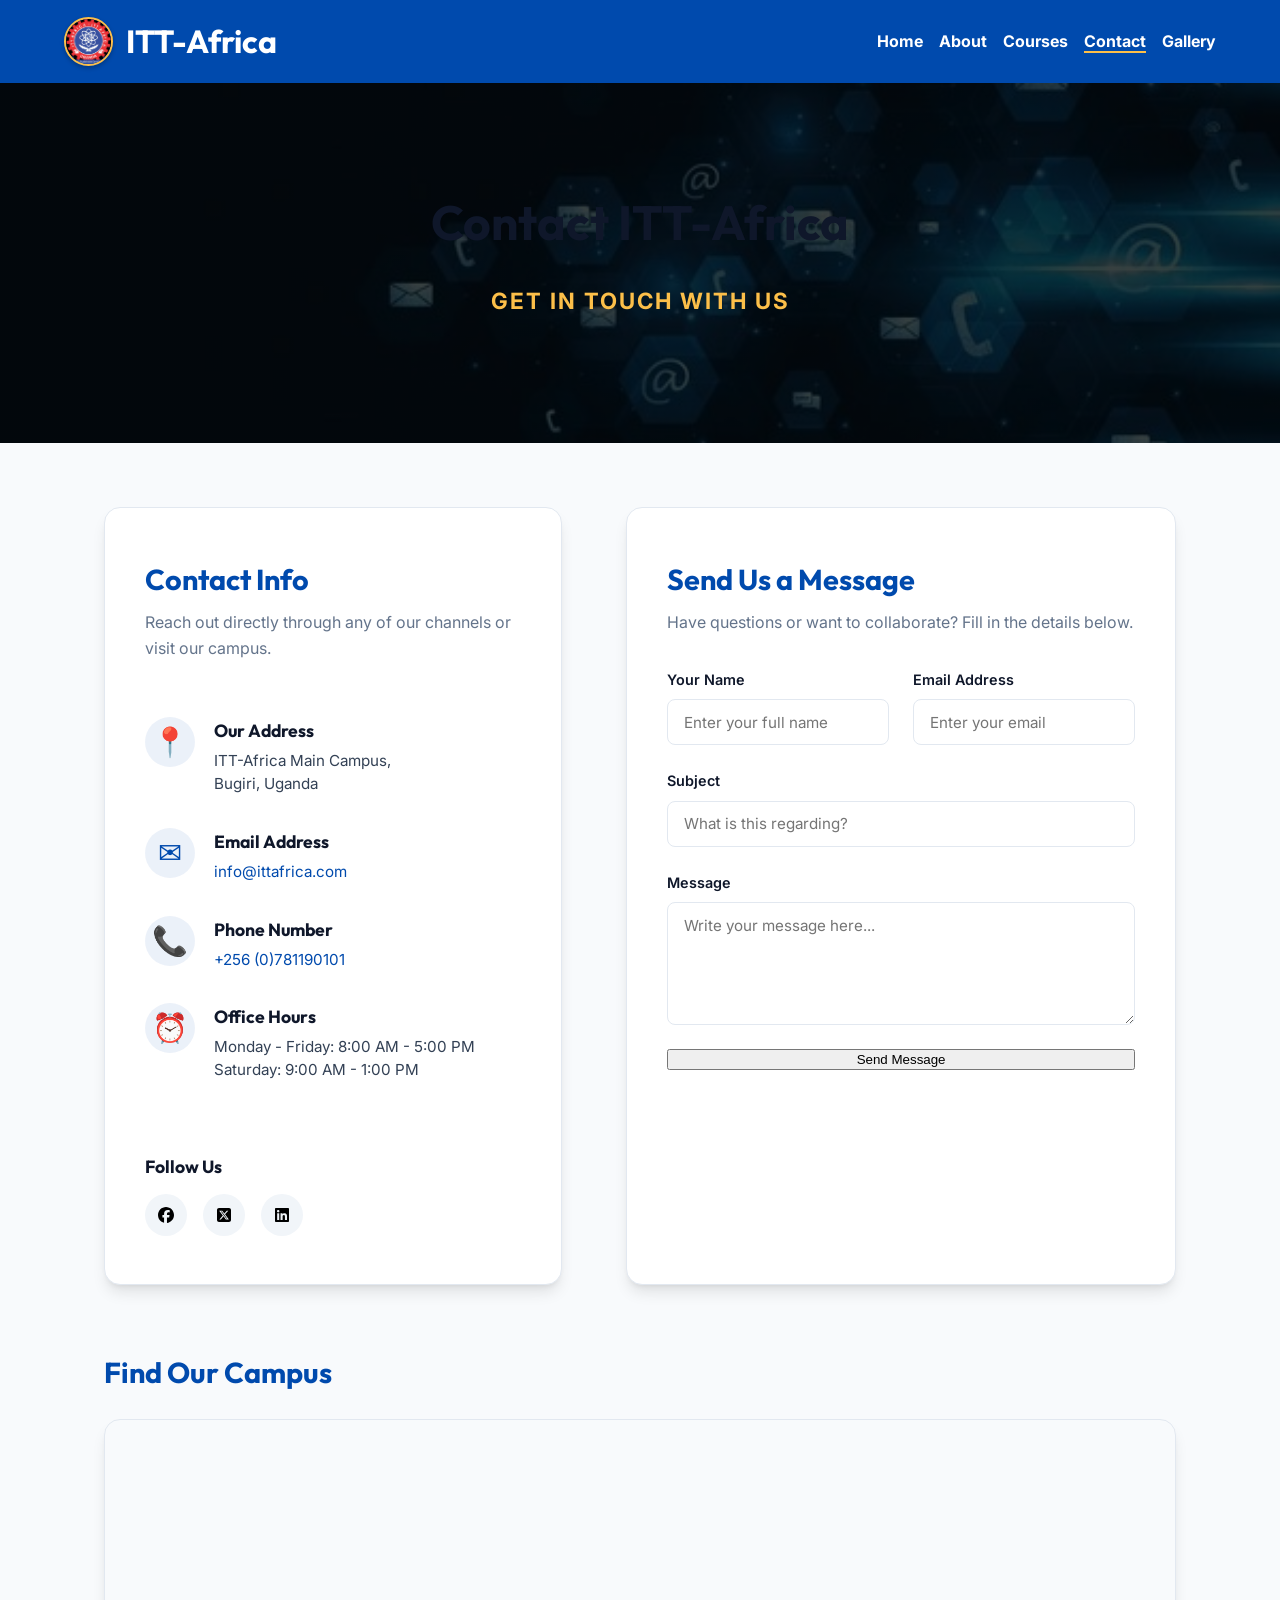
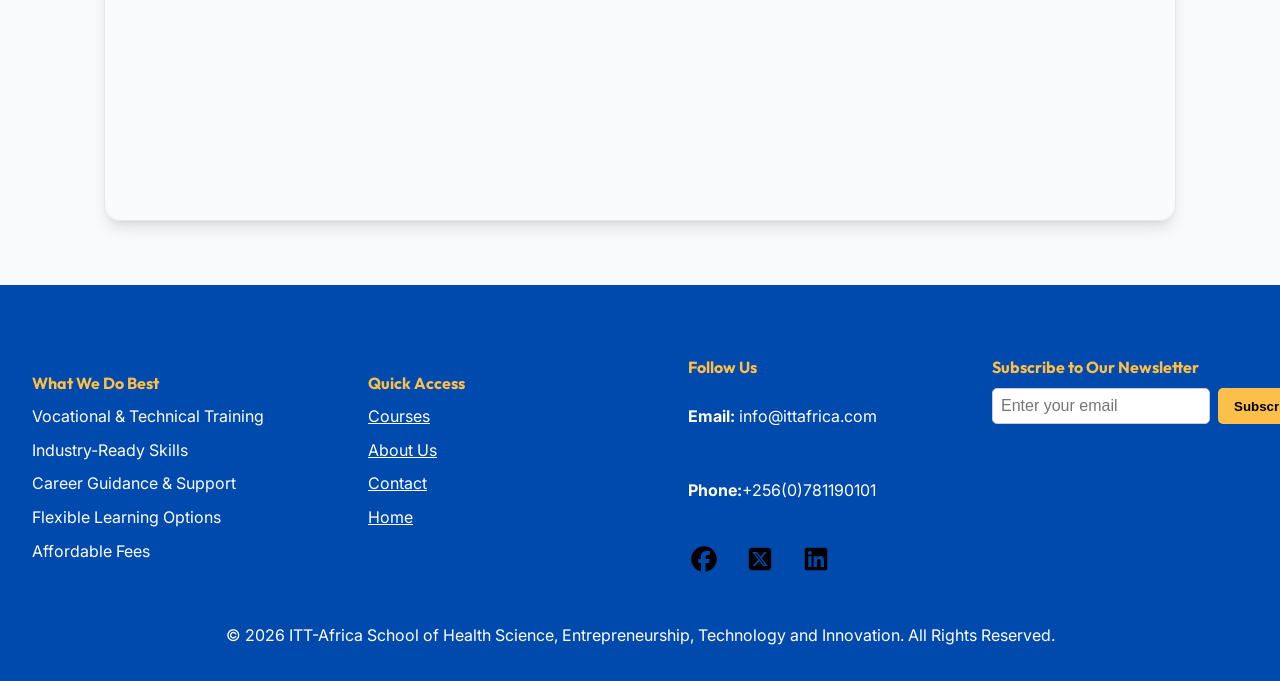
<file: contact.html>
<!DOCTYPE html>
<html lang="en">

<head>
  <meta charset="UTF-8">
  <meta name="viewport" content="width=device-width, initial-scale=1.0">
  <title>Contact - ITT-Africa</title>
  <link rel="stylesheet" href="style.css">
  <link rel="icon" type="image/jpeg" href="images/logo.jpeg">
  <script src="script.js" defer></script>
</head>

<body>
  <header>
    <div class="container">
      <h1 class="logo">
        <a href="index.html">
          <img src="images/logo.jpeg" alt="ITT AFRICA Logo">
          <span>ITT-Africa</span>
        </a>
      </h1>
      <nav>
        <ul class="nav-links">
          <li><a href="index.html">Home</a></li>
          <li><a href="about.html">About</a></li>
          <li><a href="courses.html">Courses</a></li>
          <li><a href="contact.html" class="active">Contact</a></li>
          <li><a href="gallery.html">Gallery</a></li>
        </ul>
        <button class="menu-toggle">☰</button>
      </nav>
    </div>
  </header>

  <!-- Contact Hero -->
  <section class="hero"
    style="background: linear-gradient(rgba(0, 0, 0, 0.75), rgba(0, 0, 0, 0.75)), url('images/contact-hero.jpg') no-repeat center center/cover; min-height: 40vh; height: auto; padding: 4rem 2rem;">
    <div class="hero-text">
      <h2>Contact ITT-Africa</h2>
      <p class="lead"
        style="font-size: 1.4rem; font-weight: 700; color: var(--accent); letter-spacing: 2px; text-transform: uppercase;">
        Get In Touch With Us</p>
    </div>
  </section>

  <!-- Split Contact Section -->
  <div class="contact-page-container">
    <!-- Contact Info Card -->
    <div class="contact-info-card">
      <div>
        <h3>Contact Info</h3>
        <p class="subtitle">Reach out directly through any of our channels or visit our campus.</p>
      </div>

      <div class="contact-method">
        <div class="contact-method-icon">📍</div>
        <div class="contact-method-details">
          <h4>Our Address</h4>
          <p>ITT-Africa Main Campus,<br>Bugiri, Uganda</p>
        </div>
      </div>

      <div class="contact-method">
        <div class="contact-method-icon">✉️</div>
        <div class="contact-method-details">
          <h4>Email Address</h4>
          <p><a href="mailto:info@ittafrica.com"
              style="color: var(--primary); text-decoration: none;">info@ittafrica.com</a></p>
        </div>
      </div>

      <div class="contact-method">
        <div class="contact-method-icon">📞</div>
        <div class="contact-method-details">
          <h4>Phone Number</h4>
          <p><a href="tel:+256(0)781190101" style="color: var(--primary); text-decoration: none;">+256 (0)781190101</a>
          </p>
        </div>
      </div>

      <div class="contact-method">
        <div class="contact-method-icon">⏰</div>
        <div class="contact-method-details">
          <h4>Office Hours</h4>
          <p>Monday - Friday: 8:00 AM - 5:00 PM<br>Saturday: 9:00 AM - 1:00 PM</p>
        </div>
      </div>

      <div class="contact-socials-group">
        <h4>Follow Us</h4>
        <div class="contact-socials-links">
          <a href="#" title="Facebook"><img src="assets/facebook.svg" alt="Facebook" /></a>
          <a href="#" title="X"><img src="assets/square-x-twitter-brands-solid-full.svg" alt="X" /></a>
          <a href="#" title="LinkedIn"><img src="assets/linkedin.svg" alt="LinkedIn" /></a>
        </div>
      </div>
    </div>

    <!-- Contact Form Card -->
    <div class="contact-form-card">
      <h3>Send Us a Message</h3>
      <p class="subtitle">Have questions or want to collaborate? Fill in the details below.</p>
      <form id="contactForm" class="modern-form">
        <div class="form-row">
          <div class="input-wrapper">
            <label for="name">Your Name</label>
            <input type="text" id="name" placeholder="Enter your full name" required>
          </div>
          <div class="input-wrapper">
            <label for="email">Email Address</label>
            <input type="email" id="email" placeholder="Enter your email" required>
          </div>
        </div>
        <div class="input-wrapper">
          <label for="subject">Subject</label>
          <input type="text" id="subject" placeholder="What is this regarding?" required>
        </div>
        <div class="input-wrapper">
          <label for="message">Message</label>
          <textarea id="message" rows="5" placeholder="Write your message here..." required></textarea>
        </div>
        <button type="submit" class="btn-primary">Send Message</button>
      </form>
      <div id="formMessage" class="form-message" style="margin-top: 1rem;"></div>
    </div>
  </div>

  <!-- Map Section -->
  <section class="map-section">
    <h3 style="font-size: 1.8rem; color: var(--primary); margin-top: 0; margin-bottom: 1.5rem; text-align: left;">Find
      Our Campus</h3>
    <div class="map-container">
      <iframe
        src="https://www.google.com/maps/embed?pb=!1m18!1m12!1m3!1d3989.8160086828236!2d33.7410619!3d0.5811055!2m3!1f0!2f0!3f0!3m2!1i1024!2i768!4f13.1!3m3!1m2!1s0x177efd17e8862c2b%3A0x876a9a4da4287e08!2sITT%20Vocational%20training%20Center%20Main%20Campus!5e0!3m2!1sen!2sug!4v1716300000000!5m2!1sen!2sug"
        width="100%" height="100%" style="border:0;" allowfullscreen="" loading="lazy"
        referrerpolicy="no-referrer-when-downgrade">
      </iframe>
    </div>
  </section>

  <footer>
    <div class="footer-container">
      <div class="footer-main-flex">
        <div class="footer-best">
          <h4>What We Do Best</h4>
          <ul>
            <li>Vocational & Technical Training</li>
            <li>Industry-Ready Skills</li>
            <li>Career Guidance & Support</li>
            <li>Flexible Learning Options</li>
            <li>Affordable Fees</li>
          </ul>
        </div>
        <div class="footer-quick">
          <h4>Quick Access</h4>
          <ul>
            <li><a href="courses.html">Courses</a></li>
            <li><a href="about.html">About Us</a></li>
            <li><a href="contact.html">Contact</a></li>
            <li><a href="index.html">Home</a></li>
          </ul>
        </div>
        <div class="footer-social">
          <h4>Follow Us</h4>
          <div class="footer-social-icons">
            <p><strong>Email:</strong> info@ittafrica.com</p>
            <p><strong>Phone:</strong>+256(0)781190101</p>
            <div class="footer-social-icons-grid">
              <a href="#" title="Facebook"><img src="assets/facebook.svg" alt="Facebook" /></a>
              <a href="#" title="X"><img src="assets/square-x-twitter-brands-solid-full.svg" alt="X" /></a>
              <a href="#" title="LinkedIn"><img src="assets/linkedin.svg" alt="LinkedIn" /></a>
            </div>
          </div>
        </div>
        <div class="footer-newsletter">
          <h4>Subscribe to Our Newsletter</h4>
          <form class="newsletter-form">
            <input type="email" placeholder="Enter your email" required>
            <button type="submit" class="btn">Subscribe</button>
          </form>
        </div>
      </div>
    </div>
    <div class="footer-bottom">
      <p>© 2026 ITT-Africa School of Health Science, Entrepreneurship, Technology and Innovation. All Rights Reserved.
      </p>
    </div>
  </footer>
</body>

</html>
</file>
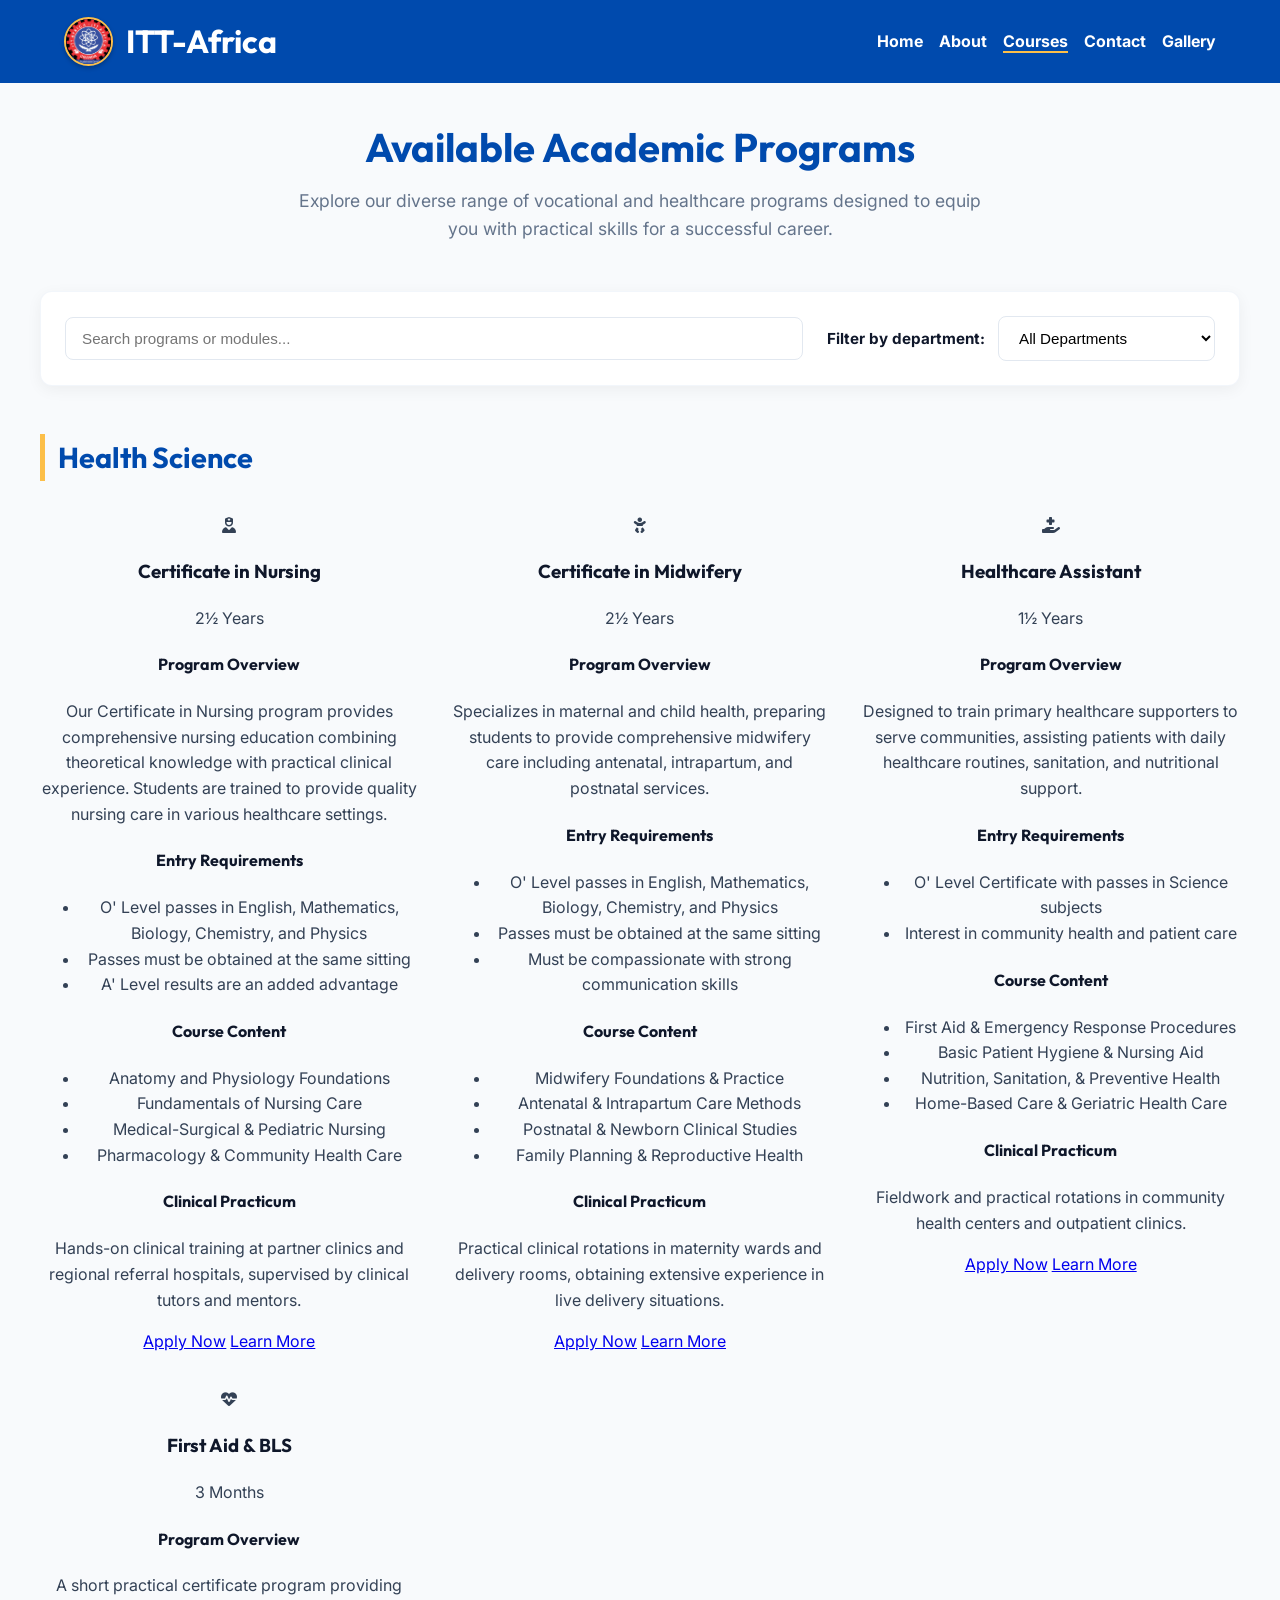
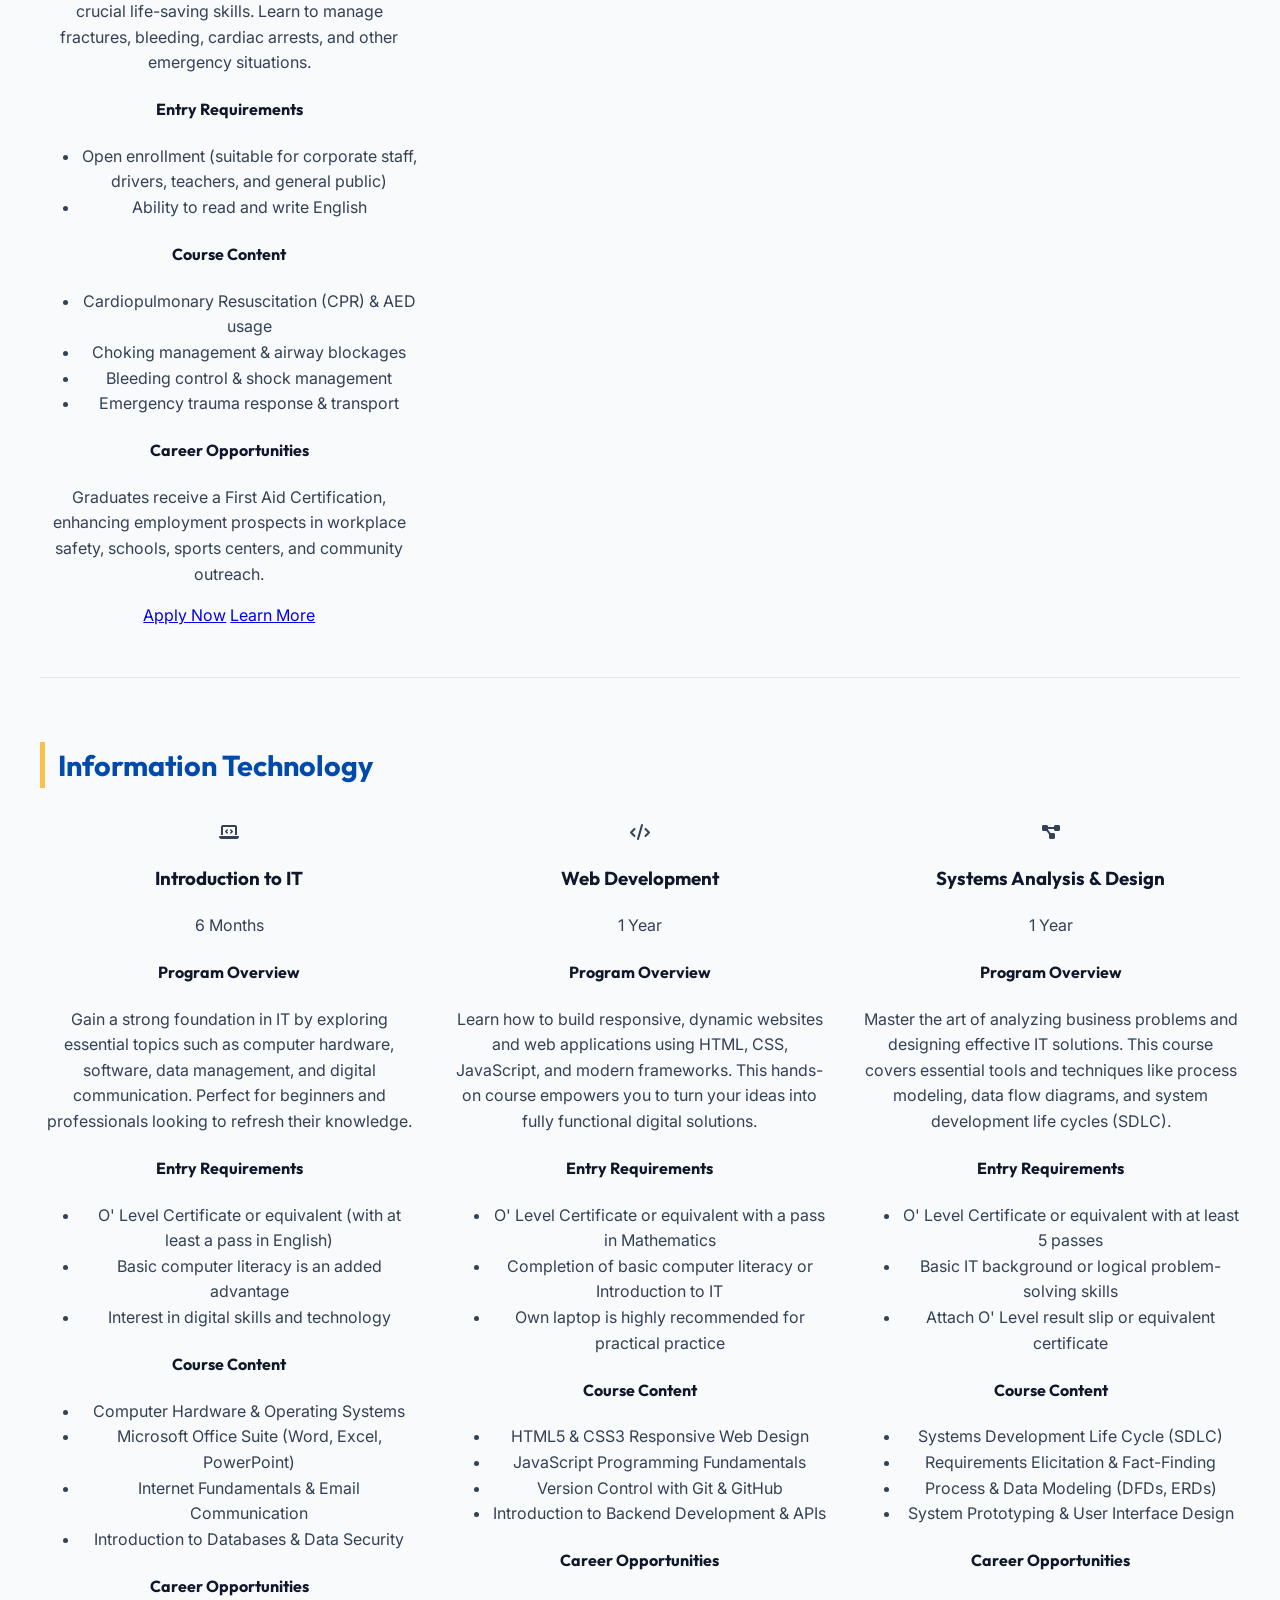
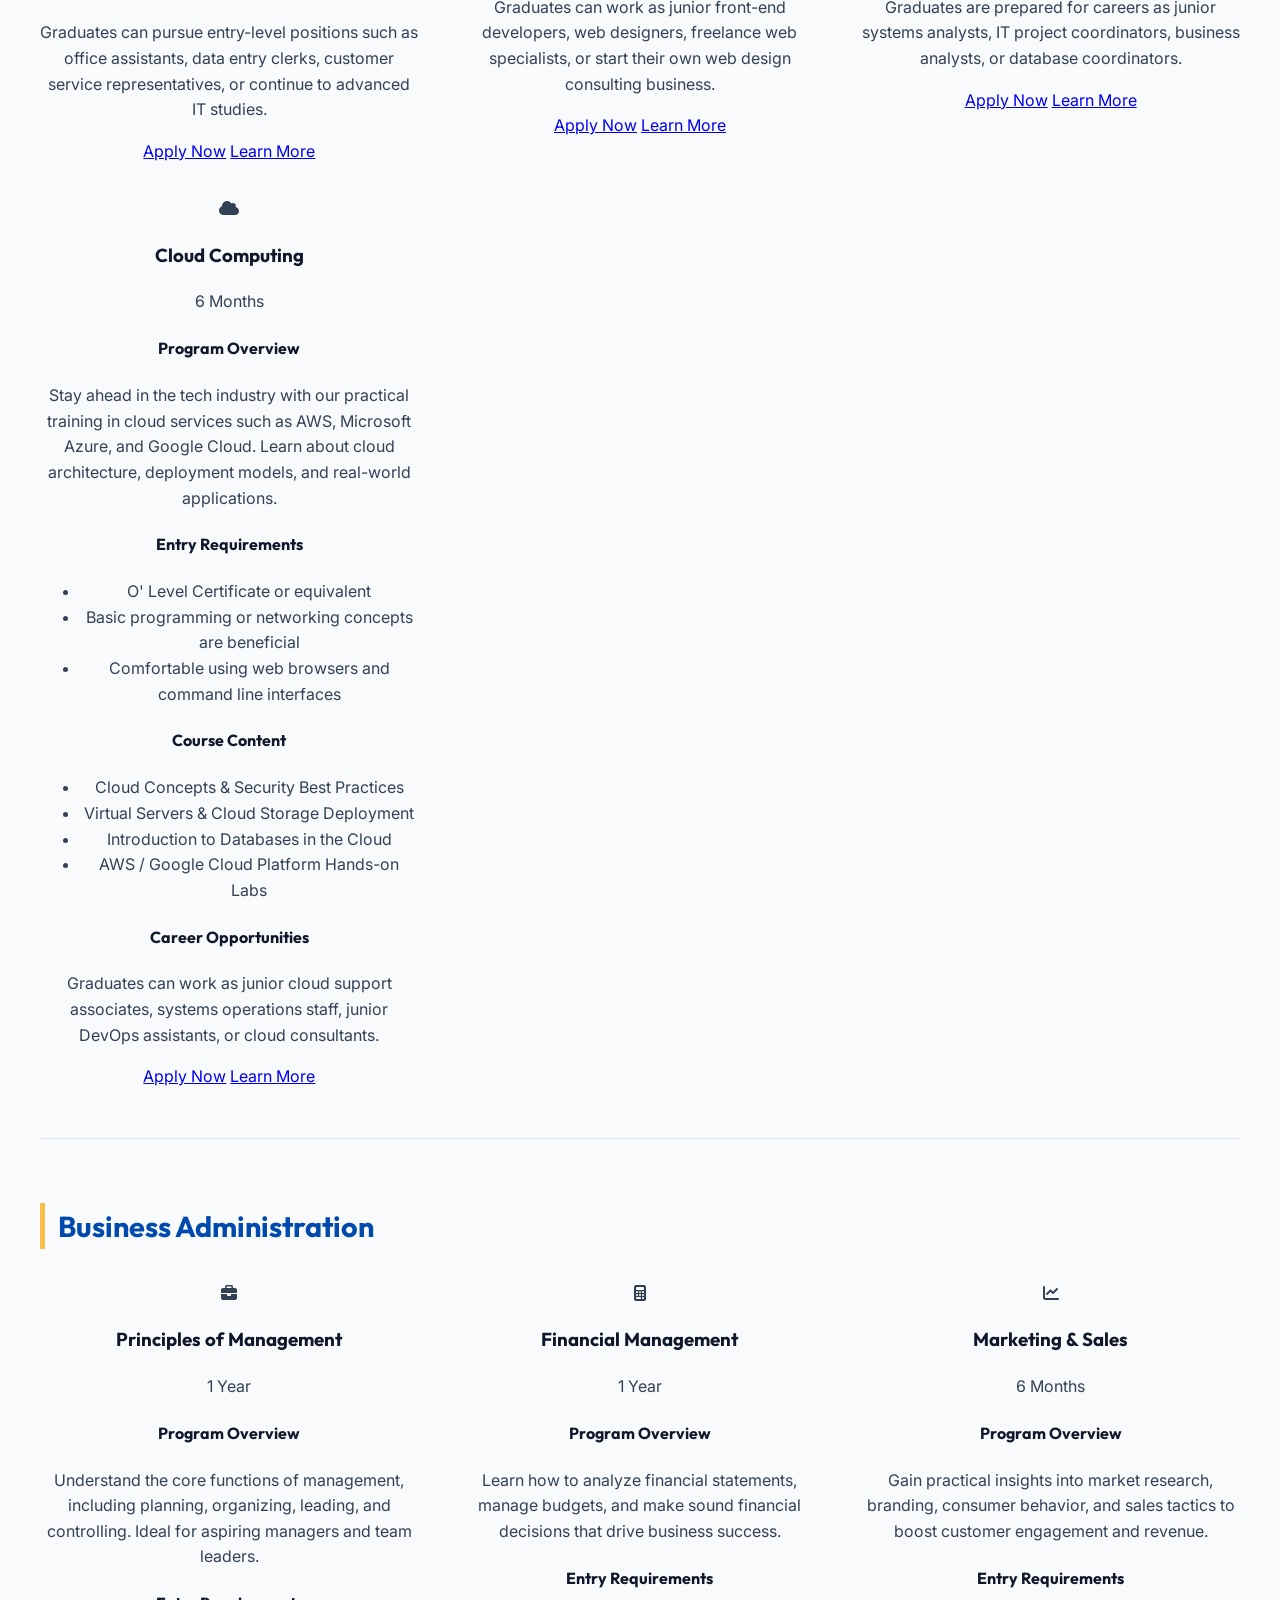
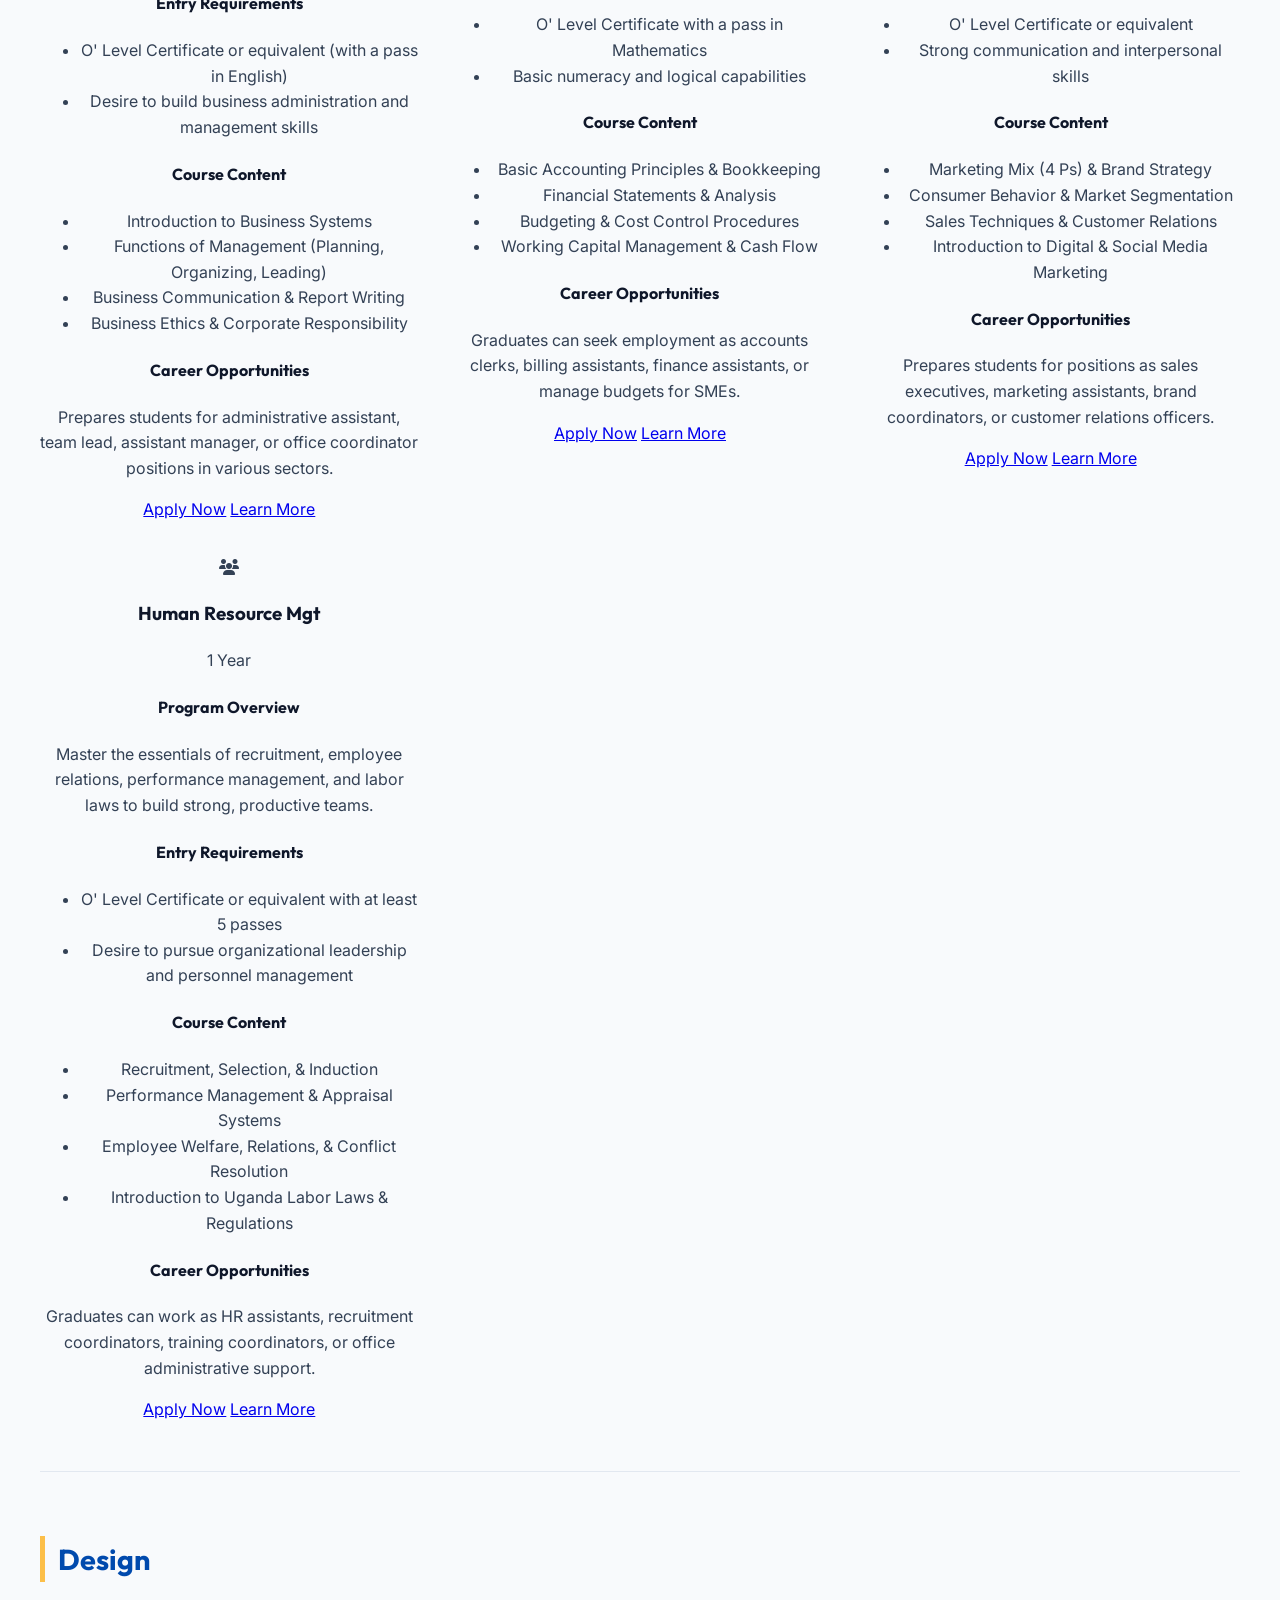
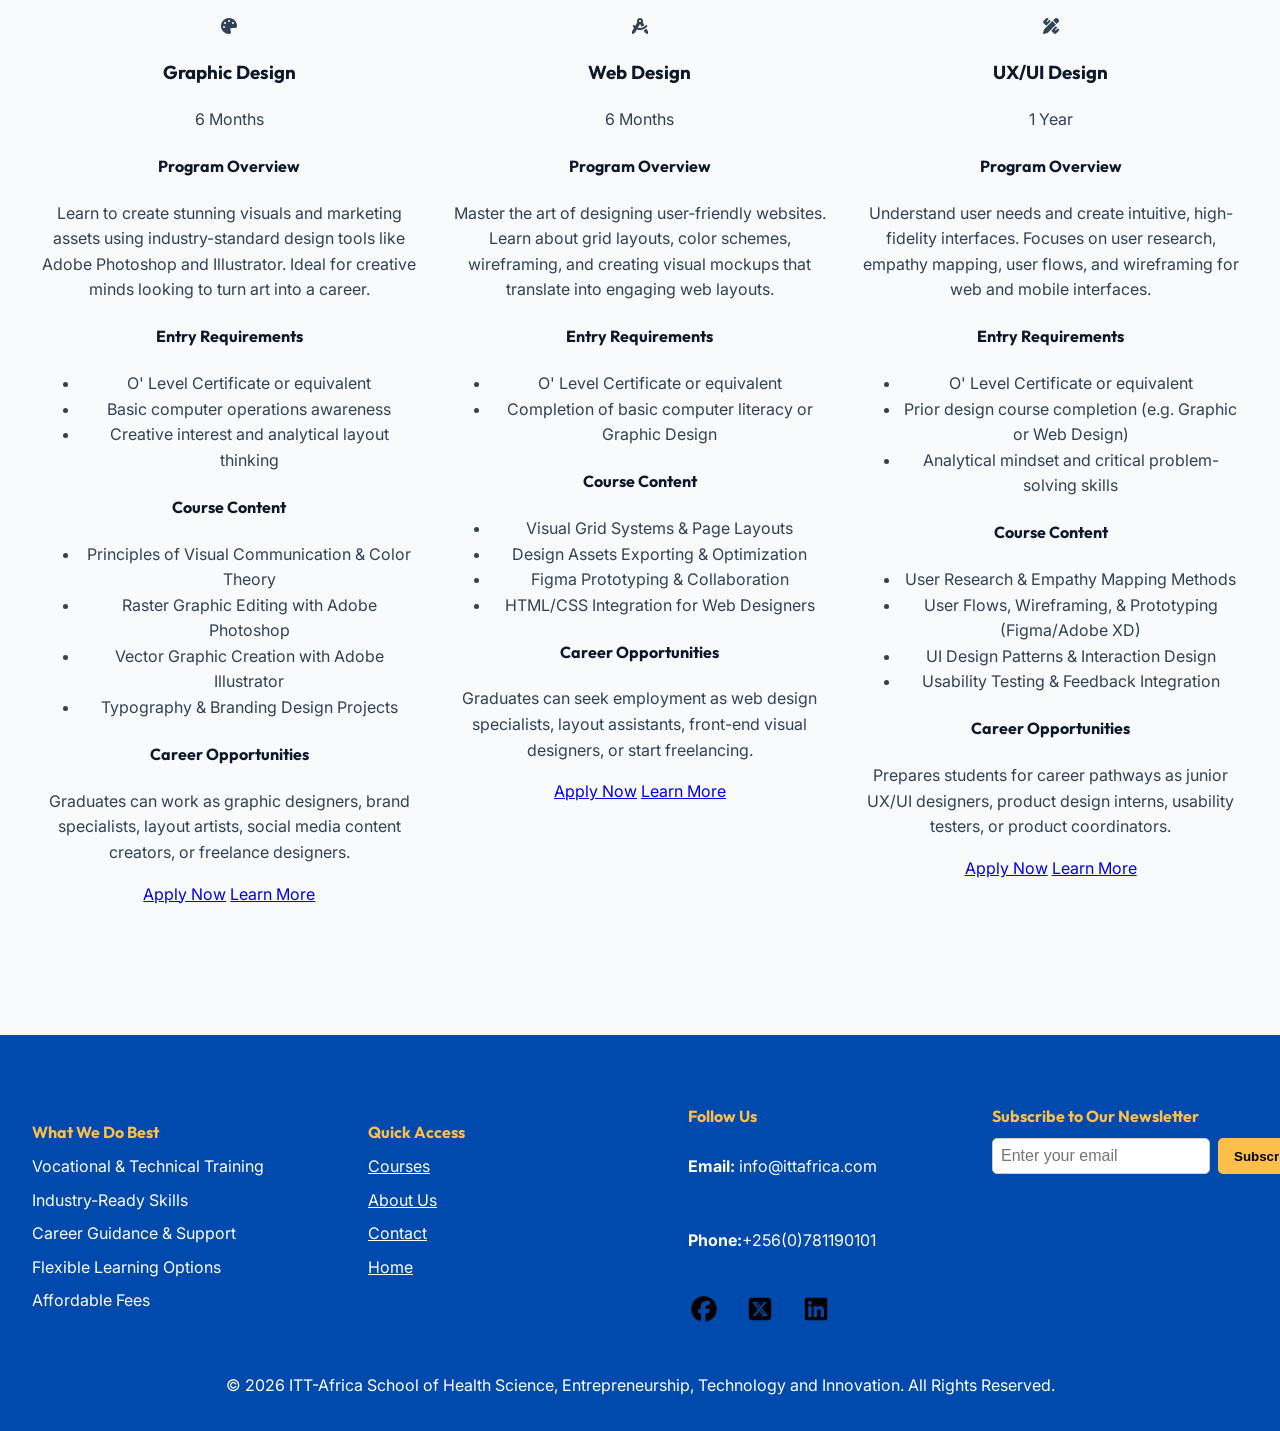
<file: courses.html>
<!DOCTYPE html>
<html lang="en">
<head>
  <meta charset="UTF-8">
  <meta name="viewport" content="width=device-width, initial-scale=1.0">
  <title>Courses - ITT-Africa</title>
  <link rel="stylesheet" href="https://cdnjs.cloudflare.com/ajax/libs/font-awesome/6.5.1/css/all.min.css">
  <link rel="stylesheet" href="style.css">
  <link rel="icon" type="image/jpeg" href="images/logo.jpeg">
  <script src="script.js" defer></script>
</head>
<body>
  <header>
    <div class="container">
      <h1 class="logo">
        <a href="index.html">
          <img src="images/logo.jpeg" alt="ITT AFRICA Logo">
          <span>ITT-Africa</span>
        </a>
      </h1>
      <nav>
        <ul class="nav-links">
          <li><a href="index.html">Home</a></li>
          <li><a href="about.html">About</a></li>
          <li><a href="courses.html" class="active">Courses</a></li>
          <li><a href="contact.html">Contact</a></li>
          <li><a href="gallery.html">Gallery</a></li>
        </ul>
        <button class="menu-toggle">☰</button>
      </nav>
    </div>
  </header>

  <main class="page" style="max-width: 1200px; margin: 0 auto; padding: 2rem 1rem;">
    <div style="text-align: center; margin-bottom: 3rem;">
      <h2 style="font-size: 2.5rem; color: var(--primary); margin-top: 0; margin-bottom: 0.5rem; font-family: var(--font-title);">Available Academic Programs</h2>
      <p style="color: var(--text-light); font-size: 1.1rem; max-width: 700px; margin: 0 auto;">Explore our diverse range of vocational and healthcare programs designed to equip you with practical skills for a successful career.</p>
    </div>

    <!-- Search & Filter Controls -->
    <div class="search-filter" style="display: flex; flex-wrap: wrap; gap: 1.5rem; align-items: center; justify-content: center; background: #fff; padding: 1.5rem; border-radius: 12px; box-shadow: 0 4px 15px rgba(0,0,0,0.05); margin-bottom: 3rem; border: 1px solid rgba(0,74,173,0.05);">
      <div style="flex: 1; min-width: 250px; position: relative;">
        <input type="text" id="searchBar" placeholder="Search programs or modules..." style="width: 100%; padding: 0.75rem 1rem; border: 1.5px solid var(--gray-mid); border-radius: 8px; font-size: 0.95rem; box-sizing: border-box;">
      </div>
      <div style="display: flex; align-items: center; gap: 0.8rem; min-width: 250px;">
        <label for="categoryFilter" style="font-weight: bold; font-size: 0.95rem; color: var(--dark); white-space: nowrap;">Filter by department:</label>
        <select id="categoryFilter" style="width: 100%; padding: 0.75rem 1rem; border: 1.5px solid var(--gray-mid); border-radius: 8px; font-size: 0.95rem; background-color: #fff; cursor: pointer;">
          <option value="all">All Departments</option>
          <option value="tech">Technology</option>
          <option value="business">Business Administration</option>
          <option value="health">Health Science</option>
          <option value="design">Design</option>
        </select>
      </div>
    </div>

    <!-- Health Science Section -->
    <section class="course-section" style="margin-bottom: 4rem;">
      <h3 style="font-size: 1.8rem; color: var(--primary); margin-bottom: 2rem; border-left: 5px solid var(--accent); padding-left: 0.8rem; text-align: left;">Health Science</h3>
      <div class="grid" style="display: grid; grid-template-columns: repeat(auto-fill, minmax(320px, 1fr)); gap: 2rem; margin-top: 0;">
        
        <!-- Certificate in Nursing -->
        <div class="program-card-wrapper" data-category="health">
          <div class="program-card">
            <div class="program-header header-health">
              <div class="program-icon"><i class="fas fa-user-nurse"></i></div>
              <div class="program-title">
                <h3>Certificate in Nursing</h3>
                <span class="program-duration">2½ Years</span>
              </div>
            </div>
            <div class="program-content">
              <h4>Program Overview</h4>
              <p>Our Certificate in Nursing program provides comprehensive nursing education combining theoretical knowledge with practical clinical experience. Students are trained to provide quality nursing care in various healthcare settings.</p>
              
              <h4>Entry Requirements</h4>
              <ul class="requirements-list">
                <li>O' Level passes in English, Mathematics, Biology, Chemistry, and Physics</li>
                <li>Passes must be obtained at the same sitting</li>
                <li>A' Level results are an added advantage</li>
              </ul>
              
              <h4>Course Content</h4>
              <ul class="course-content">
                <li>Anatomy and Physiology Foundations</li>
                <li>Fundamentals of Nursing Care</li>
                <li>Medical-Surgical & Pediatric Nursing</li>
                <li>Pharmacology & Community Health Care</li>
              </ul>
              
              <h4>Clinical Practicum</h4>
              <p>Hands-on clinical training at partner clinics and regional referral hospitals, supervised by clinical tutors and mentors.</p>
              
              <div class="program-actions">
                <a href="contact.html" class="btn-3d btn-green"><span class="shine"></span>Apply Now</a>
                <a href="contact.html" class="btn-3d btn-blue btn-3d-sm"><span class="shine"></span>Learn More</a>
              </div>
            </div>
          </div>
        </div>

        <!-- Certificate in Midwifery -->
        <div class="program-card-wrapper" data-category="health">
          <div class="program-card">
            <div class="program-header header-health">
              <div class="program-icon"><i class="fas fa-baby"></i></div>
              <div class="program-title">
                <h3>Certificate in Midwifery</h3>
                <span class="program-duration">2½ Years</span>
              </div>
            </div>
            <div class="program-content">
              <h4>Program Overview</h4>
              <p>Specializes in maternal and child health, preparing students to provide comprehensive midwifery care including antenatal, intrapartum, and postnatal services.</p>
              
              <h4>Entry Requirements</h4>
              <ul class="requirements-list">
                <li>O' Level passes in English, Mathematics, Biology, Chemistry, and Physics</li>
                <li>Passes must be obtained at the same sitting</li>
                <li>Must be compassionate with strong communication skills</li>
              </ul>
              
              <h4>Course Content</h4>
              <ul class="course-content">
                <li>Midwifery Foundations & Practice</li>
                <li>Antenatal & Intrapartum Care Methods</li>
                <li>Postnatal & Newborn Clinical Studies</li>
                <li>Family Planning & Reproductive Health</li>
              </ul>
              
              <h4>Clinical Practicum</h4>
              <p>Practical clinical rotations in maternity wards and delivery rooms, obtaining extensive experience in live delivery situations.</p>
              
              <div class="program-actions">
                <a href="contact.html" class="btn-3d btn-green"><span class="shine"></span>Apply Now</a>
                <a href="contact.html" class="btn-3d btn-blue btn-3d-sm"><span class="shine"></span>Learn More</a>
              </div>
            </div>
          </div>
        </div>

        <!-- Healthcare Assistant -->
        <div class="program-card-wrapper" data-category="health">
          <div class="program-card">
            <div class="program-header header-health">
              <div class="program-icon"><i class="fas fa-hand-holding-medical"></i></div>
              <div class="program-title">
                <h3>Healthcare Assistant</h3>
                <span class="program-duration">1½ Years</span>
              </div>
            </div>
            <div class="program-content">
              <h4>Program Overview</h4>
              <p>Designed to train primary healthcare supporters to serve communities, assisting patients with daily healthcare routines, sanitation, and nutritional support.</p>
              
              <h4>Entry Requirements</h4>
              <ul class="requirements-list">
                <li>O' Level Certificate with passes in Science subjects</li>
                <li>Interest in community health and patient care</li>
              </ul>
              
              <h4>Course Content</h4>
              <ul class="course-content">
                <li>First Aid & Emergency Response Procedures</li>
                <li>Basic Patient Hygiene & Nursing Aid</li>
                <li>Nutrition, Sanitation, & Preventive Health</li>
                <li>Home-Based Care & Geriatric Health Care</li>
              </ul>
              
              <h4>Clinical Practicum</h4>
              <p>Fieldwork and practical rotations in community health centers and outpatient clinics.</p>
              
              <div class="program-actions">
                <a href="contact.html" class="btn-3d btn-green"><span class="shine"></span>Apply Now</a>
                <a href="contact.html" class="btn-3d btn-blue btn-3d-sm"><span class="shine"></span>Learn More</a>
              </div>
            </div>
          </div>
        </div>

        <!-- First Aid and BLS -->
        <div class="program-card-wrapper" data-category="health">
          <div class="program-card">
            <div class="program-header header-health">
              <div class="program-icon"><i class="fas fa-heartbeat"></i></div>
              <div class="program-title">
                <h3>First Aid & BLS</h3>
                <span class="program-duration">3 Months</span>
              </div>
            </div>
            <div class="program-content">
              <h4>Program Overview</h4>
              <p>A short practical certificate program providing crucial life-saving skills. Learn to manage fractures, bleeding, cardiac arrests, and other emergency situations.</p>
              
              <h4>Entry Requirements</h4>
              <ul class="requirements-list">
                <li>Open enrollment (suitable for corporate staff, drivers, teachers, and general public)</li>
                <li>Ability to read and write English</li>
              </ul>
              
              <h4>Course Content</h4>
              <ul class="course-content">
                <li>Cardiopulmonary Resuscitation (CPR) & AED usage</li>
                <li>Choking management & airway blockages</li>
                <li>Bleeding control & shock management</li>
                <li>Emergency trauma response & transport</li>
              </ul>
              
              <h4>Career Opportunities</h4>
              <p>Graduates receive a First Aid Certification, enhancing employment prospects in workplace safety, schools, sports centers, and community outreach.</p>
              
              <div class="program-actions">
                <a href="contact.html" class="btn-3d btn-green"><span class="shine"></span>Apply Now</a>
                <a href="contact.html" class="btn-3d btn-blue btn-3d-sm"><span class="shine"></span>Learn More</a>
              </div>
            </div>
          </div>
        </div>

      </div>
      <hr style="border: 0; height: 1px; background: var(--gray-mid); margin: 3rem 0;">
    </section>

    <!-- Information Technology Section -->
    <section class="course-section" style="margin-bottom: 4rem;">
      <h3 style="font-size: 1.8rem; color: var(--primary); margin-bottom: 2rem; border-left: 5px solid var(--accent); padding-left: 0.8rem; text-align: left;">Information Technology</h3>
      <div class="grid" style="display: grid; grid-template-columns: repeat(auto-fill, minmax(320px, 1fr)); gap: 2rem; margin-top: 0;">
        
        <!-- Intro to IT -->
        <div class="program-card-wrapper" data-category="tech">
          <div class="program-card">
            <div class="program-header header-tech">
              <div class="program-icon"><i class="fas fa-laptop-code"></i></div>
              <div class="program-title">
                <h3>Introduction to IT</h3>
                <span class="program-duration">6 Months</span>
              </div>
            </div>
            <div class="program-content">
              <h4>Program Overview</h4>
              <p>Gain a strong foundation in IT by exploring essential topics such as computer hardware, software, data management, and digital communication. Perfect for beginners and professionals looking to refresh their knowledge.</p>
              
              <h4>Entry Requirements</h4>
              <ul class="requirements-list">
                <li>O' Level Certificate or equivalent (with at least a pass in English)</li>
                <li>Basic computer literacy is an added advantage</li>
                <li>Interest in digital skills and technology</li>
              </ul>
              
              <h4>Course Content</h4>
              <ul class="course-content">
                <li>Computer Hardware & Operating Systems</li>
                <li>Microsoft Office Suite (Word, Excel, PowerPoint)</li>
                <li>Internet Fundamentals & Email Communication</li>
                <li>Introduction to Databases & Data Security</li>
              </ul>
              
              <h4>Career Opportunities</h4>
              <p>Graduates can pursue entry-level positions such as office assistants, data entry clerks, customer service representatives, or continue to advanced IT studies.</p>
              
              <div class="program-actions">
                <a href="contact.html" class="btn-3d btn-green"><span class="shine"></span>Apply Now</a>
                <a href="contact.html" class="btn-3d btn-blue btn-3d-sm"><span class="shine"></span>Learn More</a>
              </div>
            </div>
          </div>
        </div>

        <!-- Web Development -->
        <div class="program-card-wrapper" data-category="tech">
          <div class="program-card">
            <div class="program-header header-tech">
              <div class="program-icon"><i class="fas fa-code"></i></div>
              <div class="program-title">
                <h3>Web Development</h3>
                <span class="program-duration">1 Year</span>
              </div>
            </div>
            <div class="program-content">
              <h4>Program Overview</h4>
              <p>Learn how to build responsive, dynamic websites and web applications using HTML, CSS, JavaScript, and modern frameworks. This hands-on course empowers you to turn your ideas into fully functional digital solutions.</p>
              
              <h4>Entry Requirements</h4>
              <ul class="requirements-list">
                <li>O' Level Certificate or equivalent with a pass in Mathematics</li>
                <li>Completion of basic computer literacy or Introduction to IT</li>
                <li>Own laptop is highly recommended for practical practice</li>
              </ul>
              
              <h4>Course Content</h4>
              <ul class="course-content">
                <li>HTML5 & CSS3 Responsive Web Design</li>
                <li>JavaScript Programming Fundamentals</li>
                <li>Version Control with Git & GitHub</li>
                <li>Introduction to Backend Development & APIs</li>
              </ul>
              
              <h4>Career Opportunities</h4>
              <p>Graduates can work as junior front-end developers, web designers, freelance web specialists, or start their own web design consulting business.</p>
              
              <div class="program-actions">
                <a href="contact.html" class="btn-3d btn-green"><span class="shine"></span>Apply Now</a>
                <a href="contact.html" class="btn-3d btn-blue btn-3d-sm"><span class="shine"></span>Learn More</a>
              </div>
            </div>
          </div>
        </div>

        <!-- Systems Analysis -->
        <div class="program-card-wrapper" data-category="tech">
          <div class="program-card">
            <div class="program-header header-tech">
              <div class="program-icon"><i class="fas fa-project-diagram"></i></div>
              <div class="program-title">
                <h3>Systems Analysis & Design</h3>
                <span class="program-duration">1 Year</span>
              </div>
            </div>
            <div class="program-content">
              <h4>Program Overview</h4>
              <p>Master the art of analyzing business problems and designing effective IT solutions. This course covers essential tools and techniques like process modeling, data flow diagrams, and system development life cycles (SDLC).</p>
              
              <h4>Entry Requirements</h4>
              <ul class="requirements-list">
                <li>O' Level Certificate or equivalent with at least 5 passes</li>
                <li>Basic IT background or logical problem-solving skills</li>
                <li>Attach O' Level result slip or equivalent certificate</li>
              </ul>
              
              <h4>Course Content</h4>
              <ul class="course-content">
                <li>Systems Development Life Cycle (SDLC)</li>
                <li>Requirements Elicitation & Fact-Finding</li>
                <li>Process & Data Modeling (DFDs, ERDs)</li>
                <li>System Prototyping & User Interface Design</li>
              </ul>
              
              <h4>Career Opportunities</h4>
              <p>Graduates are prepared for careers as junior systems analysts, IT project coordinators, business analysts, or database coordinators.</p>
              
              <div class="program-actions">
                <a href="contact.html" class="btn-3d btn-green"><span class="shine"></span>Apply Now</a>
                <a href="contact.html" class="btn-3d btn-blue btn-3d-sm"><span class="shine"></span>Learn More</a>
              </div>
            </div>
          </div>
        </div>

        <!-- Cloud Computing -->
        <div class="program-card-wrapper" data-category="tech">
          <div class="program-card">
            <div class="program-header header-tech">
              <div class="program-icon"><i class="fas fa-cloud"></i></div>
              <div class="program-title">
                <h3>Cloud Computing</h3>
                <span class="program-duration">6 Months</span>
              </div>
            </div>
            <div class="program-content">
              <h4>Program Overview</h4>
              <p>Stay ahead in the tech industry with our practical training in cloud services such as AWS, Microsoft Azure, and Google Cloud. Learn about cloud architecture, deployment models, and real-world applications.</p>
              
              <h4>Entry Requirements</h4>
              <ul class="requirements-list">
                <li>O' Level Certificate or equivalent</li>
                <li>Basic programming or networking concepts are beneficial</li>
                <li>Comfortable using web browsers and command line interfaces</li>
              </ul>
              
              <h4>Course Content</h4>
              <ul class="course-content">
                <li>Cloud Concepts & Security Best Practices</li>
                <li>Virtual Servers & Cloud Storage Deployment</li>
                <li>Introduction to Databases in the Cloud</li>
                <li>AWS / Google Cloud Platform Hands-on Labs</li>
              </ul>
              
              <h4>Career Opportunities</h4>
              <p>Graduates can work as junior cloud support associates, systems operations staff, junior DevOps assistants, or cloud consultants.</p>
              
              <div class="program-actions">
                <a href="contact.html" class="btn-3d btn-green"><span class="shine"></span>Apply Now</a>
                <a href="contact.html" class="btn-3d btn-blue btn-3d-sm"><span class="shine"></span>Learn More</a>
              </div>
            </div>
          </div>
        </div>

      </div>
      <hr style="border: 0; height: 1px; background: var(--gray-mid); margin: 3rem 0;">
    </section>

    <!-- Business Administration Section -->
    <section class="course-section" style="margin-bottom: 4rem;">
      <h3 style="font-size: 1.8rem; color: var(--primary); margin-bottom: 2rem; border-left: 5px solid var(--accent); padding-left: 0.8rem; text-align: left;">Business Administration</h3>
      <div class="grid" style="display: grid; grid-template-columns: repeat(auto-fill, minmax(320px, 1fr)); gap: 2rem; margin-top: 0;">
        
        <!-- Principles of Business Management -->
        <div class="program-card-wrapper" data-category="business">
          <div class="program-card">
            <div class="program-header header-business">
              <div class="program-icon"><i class="fas fa-briefcase"></i></div>
              <div class="program-title">
                <h3>Principles of Management</h3>
                <span class="program-duration">1 Year</span>
              </div>
            </div>
            <div class="program-content">
              <h4>Program Overview</h4>
              <p>Understand the core functions of management, including planning, organizing, leading, and controlling. Ideal for aspiring managers and team leaders.</p>
              
              <h4>Entry Requirements</h4>
              <ul class="requirements-list">
                <li>O' Level Certificate or equivalent (with a pass in English)</li>
                <li>Desire to build business administration and management skills</li>
              </ul>
              
              <h4>Course Content</h4>
              <ul class="course-content">
                <li>Introduction to Business Systems</li>
                <li>Functions of Management (Planning, Organizing, Leading)</li>
                <li>Business Communication & Report Writing</li>
                <li>Business Ethics & Corporate Responsibility</li>
              </ul>
              
              <h4>Career Opportunities</h4>
              <p>Prepares students for administrative assistant, team lead, assistant manager, or office coordinator positions in various sectors.</p>
              
              <div class="program-actions">
                <a href="contact.html" class="btn-3d btn-green"><span class="shine"></span>Apply Now</a>
                <a href="contact.html" class="btn-3d btn-blue btn-3d-sm"><span class="shine"></span>Learn More</a>
              </div>
            </div>
          </div>
        </div>

        <!-- Financial Management -->
        <div class="program-card-wrapper" data-category="business">
          <div class="program-card">
            <div class="program-header header-business">
              <div class="program-icon"><i class="fas fa-calculator"></i></div>
              <div class="program-title">
                <h3>Financial Management</h3>
                <span class="program-duration">1 Year</span>
              </div>
            </div>
            <div class="program-content">
              <h4>Program Overview</h4>
              <p>Learn how to analyze financial statements, manage budgets, and make sound financial decisions that drive business success.</p>
              
              <h4>Entry Requirements</h4>
              <ul class="requirements-list">
                <li>O' Level Certificate with a pass in Mathematics</li>
                <li>Basic numeracy and logical capabilities</li>
              </ul>
              
              <h4>Course Content</h4>
              <ul class="course-content">
                <li>Basic Accounting Principles & Bookkeeping</li>
                <li>Financial Statements & Analysis</li>
                <li>Budgeting & Cost Control Procedures</li>
                <li>Working Capital Management & Cash Flow</li>
              </ul>
              
              <h4>Career Opportunities</h4>
              <p>Graduates can seek employment as accounts clerks, billing assistants, finance assistants, or manage budgets for SMEs.</p>
              
              <div class="program-actions">
                <a href="contact.html" class="btn-3d btn-green"><span class="shine"></span>Apply Now</a>
                <a href="contact.html" class="btn-3d btn-blue btn-3d-sm"><span class="shine"></span>Learn More</a>
              </div>
            </div>
          </div>
        </div>

        <!-- Marketing and Sales -->
        <div class="program-card-wrapper" data-category="business">
          <div class="program-card">
            <div class="program-header header-business">
              <div class="program-icon"><i class="fas fa-chart-line"></i></div>
              <div class="program-title">
                <h3>Marketing & Sales</h3>
                <span class="program-duration">6 Months</span>
              </div>
            </div>
            <div class="program-content">
              <h4>Program Overview</h4>
              <p>Gain practical insights into market research, branding, consumer behavior, and sales tactics to boost customer engagement and revenue.</p>
              
              <h4>Entry Requirements</h4>
              <ul class="requirements-list">
                <li>O' Level Certificate or equivalent</li>
                <li>Strong communication and interpersonal skills</li>
              </ul>
              
              <h4>Course Content</h4>
              <ul class="course-content">
                <li>Marketing Mix (4 Ps) & Brand Strategy</li>
                <li>Consumer Behavior & Market Segmentation</li>
                <li>Sales Techniques & Customer Relations</li>
                <li>Introduction to Digital & Social Media Marketing</li>
              </ul>
              
              <h4>Career Opportunities</h4>
              <p>Prepares students for positions as sales executives, marketing assistants, brand coordinators, or customer relations officers.</p>
              
              <div class="program-actions">
                <a href="contact.html" class="btn-3d btn-green"><span class="shine"></span>Apply Now</a>
                <a href="contact.html" class="btn-3d btn-blue btn-3d-sm"><span class="shine"></span>Learn More</a>
              </div>
            </div>
          </div>
        </div>

        <!-- HR Management -->
        <div class="program-card-wrapper" data-category="business">
          <div class="program-card">
            <div class="program-header header-business">
              <div class="program-icon"><i class="fas fa-users"></i></div>
              <div class="program-title">
                <h3>Human Resource Mgt</h3>
                <span class="program-duration">1 Year</span>
              </div>
            </div>
            <div class="program-content">
              <h4>Program Overview</h4>
              <p>Master the essentials of recruitment, employee relations, performance management, and labor laws to build strong, productive teams.</p>
              
              <h4>Entry Requirements</h4>
              <ul class="requirements-list">
                <li>O' Level Certificate or equivalent with at least 5 passes</li>
                <li>Desire to pursue organizational leadership and personnel management</li>
              </ul>
              
              <h4>Course Content</h4>
              <ul class="course-content">
                <li>Recruitment, Selection, & Induction</li>
                <li>Performance Management & Appraisal Systems</li>
                <li>Employee Welfare, Relations, & Conflict Resolution</li>
                <li>Introduction to Uganda Labor Laws & Regulations</li>
              </ul>
              
              <h4>Career Opportunities</h4>
              <p>Graduates can work as HR assistants, recruitment coordinators, training coordinators, or office administrative support.</p>
              
              <div class="program-actions">
                <a href="contact.html" class="btn-3d btn-green"><span class="shine"></span>Apply Now</a>
                <a href="contact.html" class="btn-3d btn-blue btn-3d-sm"><span class="shine"></span>Learn More</a>
              </div>
            </div>
          </div>
        </div>

      </div>
      <hr style="border: 0; height: 1px; background: var(--gray-mid); margin: 3rem 0;">
    </section>


    <!-- Design Section -->
    <section class="course-section" style="margin-bottom: 4rem;">
      <h3 style="font-size: 1.8rem; color: var(--primary); margin-bottom: 2rem; border-left: 5px solid var(--accent); padding-left: 0.8rem; text-align: left;">Design</h3>
      <div class="grid" style="display: grid; grid-template-columns: repeat(auto-fill, minmax(320px, 1fr)); gap: 2rem; margin-top: 0;">
        
        <!-- Graphic Design -->
        <div class="program-card-wrapper" data-category="design">
          <div class="program-card">
            <div class="program-header header-design">
              <div class="program-icon"><i class="fas fa-palette"></i></div>
              <div class="program-title">
                <h3>Graphic Design</h3>
                <span class="program-duration">6 Months</span>
              </div>
            </div>
            <div class="program-content">
              <h4>Program Overview</h4>
              <p>Learn to create stunning visuals and marketing assets using industry-standard design tools like Adobe Photoshop and Illustrator. Ideal for creative minds looking to turn art into a career.</p>
              
              <h4>Entry Requirements</h4>
              <ul class="requirements-list">
                <li>O' Level Certificate or equivalent</li>
                <li>Basic computer operations awareness</li>
                <li>Creative interest and analytical layout thinking</li>
              </ul>
              
              <h4>Course Content</h4>
              <ul class="course-content">
                <li>Principles of Visual Communication & Color Theory</li>
                <li>Raster Graphic Editing with Adobe Photoshop</li>
                <li>Vector Graphic Creation with Adobe Illustrator</li>
                <li>Typography & Branding Design Projects</li>
              </ul>
              
              <h4>Career Opportunities</h4>
              <p>Graduates can work as graphic designers, brand specialists, layout artists, social media content creators, or freelance designers.</p>
              
              <div class="program-actions">
                <a href="contact.html" class="btn-3d btn-green"><span class="shine"></span>Apply Now</a>
                <a href="contact.html" class="btn-3d btn-blue btn-3d-sm"><span class="shine"></span>Learn More</a>
              </div>
            </div>
          </div>
        </div>

        <!-- Web Design -->
        <div class="program-card-wrapper" data-category="design">
          <div class="program-card">
            <div class="program-header header-design">
              <div class="program-icon"><i class="fas fa-drafting-compass"></i></div>
              <div class="program-title">
                <h3>Web Design</h3>
                <span class="program-duration">6 Months</span>
              </div>
            </div>
            <div class="program-content">
              <h4>Program Overview</h4>
              <p>Master the art of designing user-friendly websites. Learn about grid layouts, color schemes, wireframing, and creating visual mockups that translate into engaging web layouts.</p>
              
              <h4>Entry Requirements</h4>
              <ul class="requirements-list">
                <li>O' Level Certificate or equivalent</li>
                <li>Completion of basic computer literacy or Graphic Design</li>
              </ul>
              
              <h4>Course Content</h4>
              <ul class="course-content">
                <li>Visual Grid Systems & Page Layouts</li>
                <li>Design Assets Exporting & Optimization</li>
                <li>Figma Prototyping & Collaboration</li>
                <li>HTML/CSS Integration for Web Designers</li>
              </ul>
              
              <h4>Career Opportunities</h4>
              <p>Graduates can seek employment as web design specialists, layout assistants, front-end visual designers, or start freelancing.</p>
              
              <div class="program-actions">
                <a href="contact.html" class="btn-3d btn-green"><span class="shine"></span>Apply Now</a>
                <a href="contact.html" class="btn-3d btn-blue btn-3d-sm"><span class="shine"></span>Learn More</a>
              </div>
            </div>
          </div>
        </div>

        <!-- UX/UI Design -->
        <div class="program-card-wrapper" data-category="design">
          <div class="program-card">
            <div class="program-header header-design">
              <div class="program-icon"><i class="fas fa-pencil-ruler"></i></div>
              <div class="program-title">
                <h3>UX/UI Design</h3>
                <span class="program-duration">1 Year</span>
              </div>
            </div>
            <div class="program-content">
              <h4>Program Overview</h4>
              <p>Understand user needs and create intuitive, high-fidelity interfaces. Focuses on user research, empathy mapping, user flows, and wireframing for web and mobile interfaces.</p>
              
              <h4>Entry Requirements</h4>
              <ul class="requirements-list">
                <li>O' Level Certificate or equivalent</li>
                <li>Prior design course completion (e.g. Graphic or Web Design)</li>
                <li>Analytical mindset and critical problem-solving skills</li>
              </ul>
              
              <h4>Course Content</h4>
              <ul class="course-content">
                <li>User Research & Empathy Mapping Methods</li>
                <li>User Flows, Wireframing, & Prototyping (Figma/Adobe XD)</li>
                <li>UI Design Patterns & Interaction Design</li>
                <li>Usability Testing & Feedback Integration</li>
              </ul>
              
              <h4>Career Opportunities</h4>
              <p>Prepares students for career pathways as junior UX/UI designers, product design interns, usability testers, or product coordinators.</p>
              
              <div class="program-actions">
                <a href="contact.html" class="btn-3d btn-green"><span class="shine"></span>Apply Now</a>
                <a href="contact.html" class="btn-3d btn-blue btn-3d-sm"><span class="shine"></span>Learn More</a>
              </div>
            </div>
          </div>
        </div>

      </div>
    </section>

    <!-- JavaScript for Client-side Search and Filtering -->
    <script>
      document.addEventListener('DOMContentLoaded', () => {
        const searchBar = document.getElementById('searchBar');
        const categoryFilter = document.getElementById('categoryFilter');
        const cardWrappers = document.querySelectorAll('.program-card-wrapper');
        const sections = document.querySelectorAll('.course-section');

        function filterCourses() {
          const query = searchBar.value.toLowerCase().trim();
          const selectedCategory = categoryFilter.value;

          sections.forEach(section => {
            let visibleInSection = 0;
            const wrappers = section.querySelectorAll('.program-card-wrapper');

            wrappers.forEach(wrapper => {
              const card = wrapper.querySelector('.program-card');
              const title = card.querySelector('.program-title h3').textContent.toLowerCase();
              const overview = card.querySelector('.program-content p').textContent.toLowerCase();
              const cat = wrapper.getAttribute('data-category');

              // Search matches either title or overview description
              const matchesSearch = title.includes(query) || overview.includes(query);
              const matchesCategory = selectedCategory === 'all' || cat === selectedCategory;

              if (matchesSearch && matchesCategory) {
                wrapper.style.display = 'block';
                visibleInSection++;
              } else {
                wrapper.style.display = 'none';
              }
            });

            // Hide/Show the department section title and hr depending on visibility of items inside
            if (visibleInSection > 0) {
              section.style.display = 'block';
            } else {
              section.style.display = 'none';
            }
          });
        }

        if (searchBar && categoryFilter) {
          searchBar.addEventListener('input', filterCourses);
          categoryFilter.addEventListener('change', filterCourses);
        }
      });
    </script>
  </main>

  <footer>
    <div class="footer-container">
      <div class="footer-main-flex">
        <div class="footer-best">
          <h4>What We Do Best</h4>
          <ul>
            <li>Vocational & Technical Training</li>
            <li>Industry-Ready Skills</li>
            <li>Career Guidance & Support</li>
            <li>Flexible Learning Options</li>
            <li>Affordable Fees</li>
          </ul>
        </div>
        <div class="footer-quick">
          <h4>Quick Access</h4>
          <ul>
            <li><a href="courses.html">Courses</a></li>
            <li><a href="about.html">About Us</a></li>
            <li><a href="contact.html">Contact</a></li>
            <li><a href="index.html">Home</a></li>
          </ul>
        </div>
        <div class="footer-social">
          <h4>Follow Us</h4>
          <div class="footer-social-icons">
            <p><strong>Email:</strong> info@ittafrica.com</p>
            <p><strong>Phone:</strong>+256(0)781190101</p>
            <div class="footer-social-icons-grid">
              <a href="#" title="Facebook"><img src="assets/facebook.svg" alt="Facebook" /></a>
              <a href="#" title="X"><img src="assets/square-x-twitter-brands-solid-full.svg" alt="X" /></a>
              <a href="#" title="LinkedIn"><img src="assets/linkedin.svg" alt="LinkedIn" /></a>
            </div>
          </div>
        </div>
        <div class="footer-newsletter">
          <h4>Subscribe to Our Newsletter</h4>
          <form class="newsletter-form">
            <input type="email" placeholder="Enter your email" required>
            <button type="submit" class="btn">Subscribe</button>
          </form>
        </div>
      </div>
    </div>
    <div class="footer-bottom">
      <p>© 2026 ITT-Africa School of Health Science, Entrepreneurship, Technology and Innovation. All Rights Reserved.</p>
    </div>
  </footer>
</body>
</html>
</file>
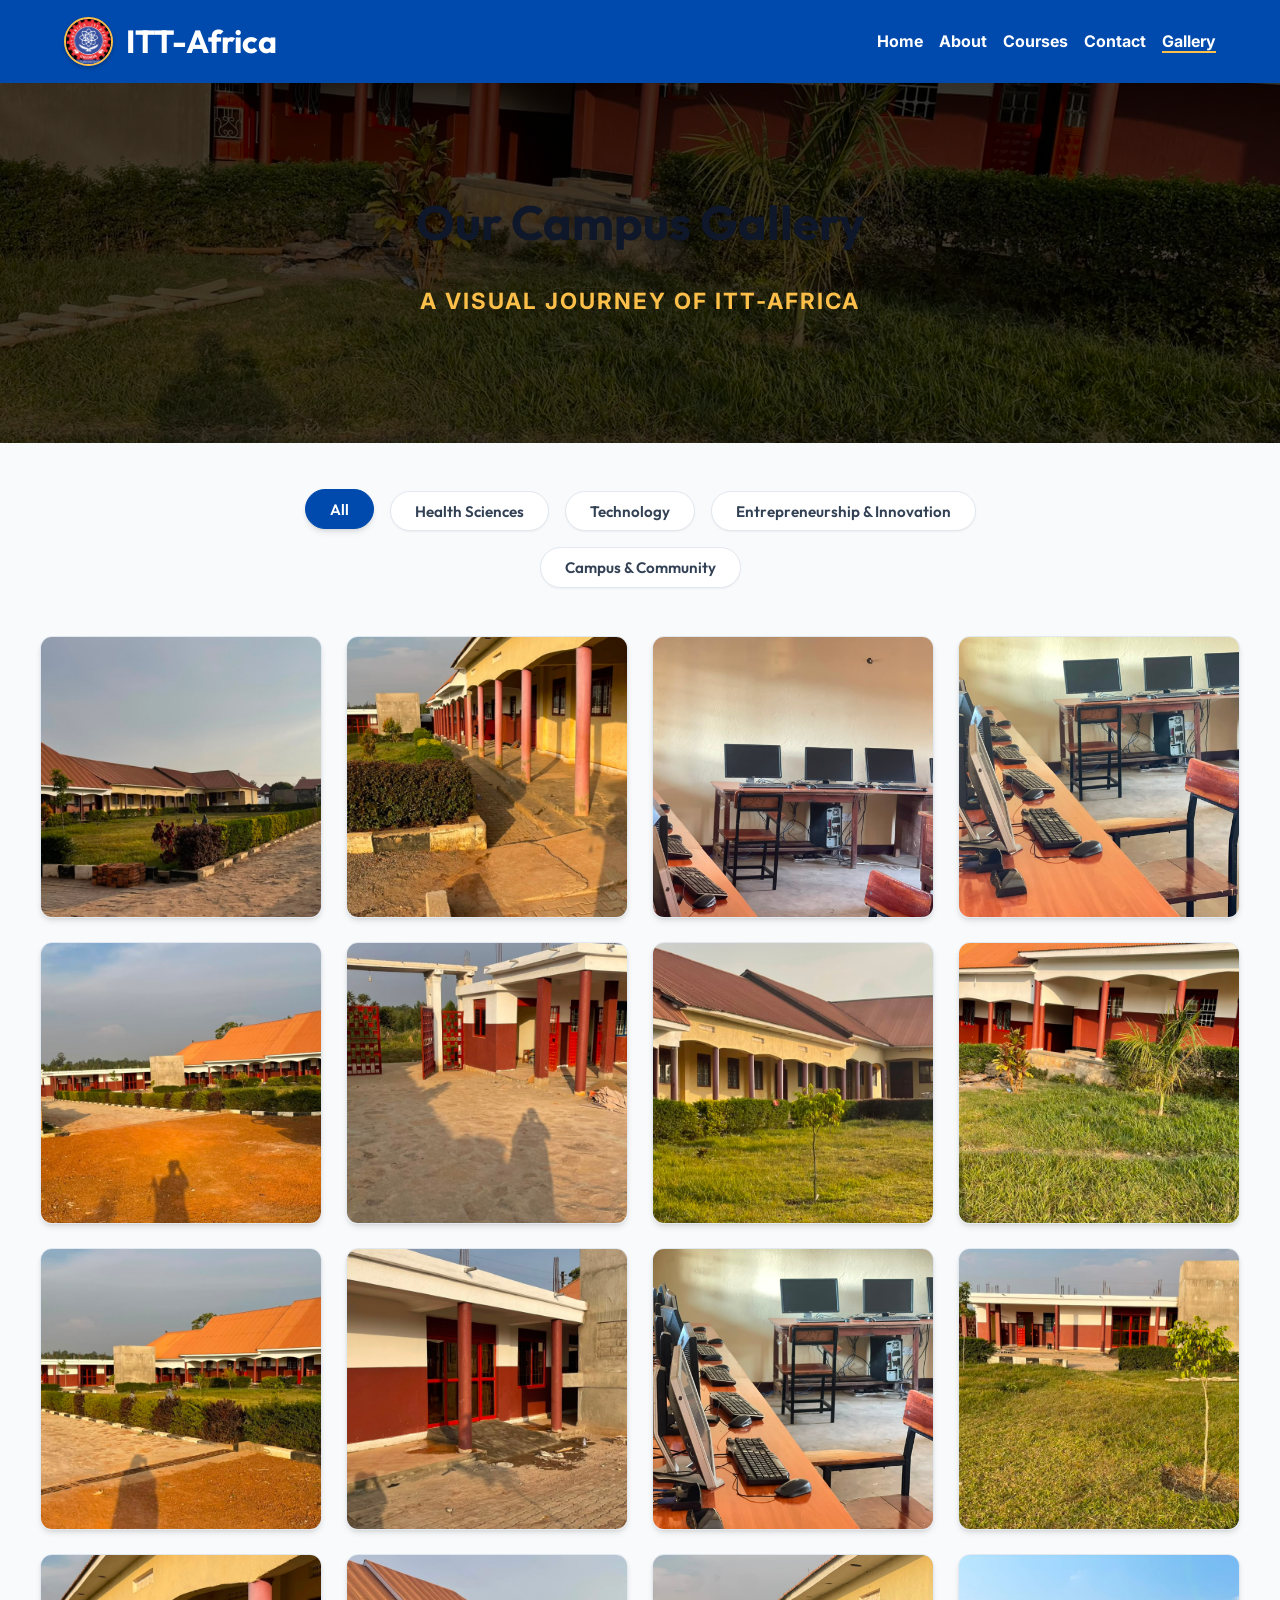
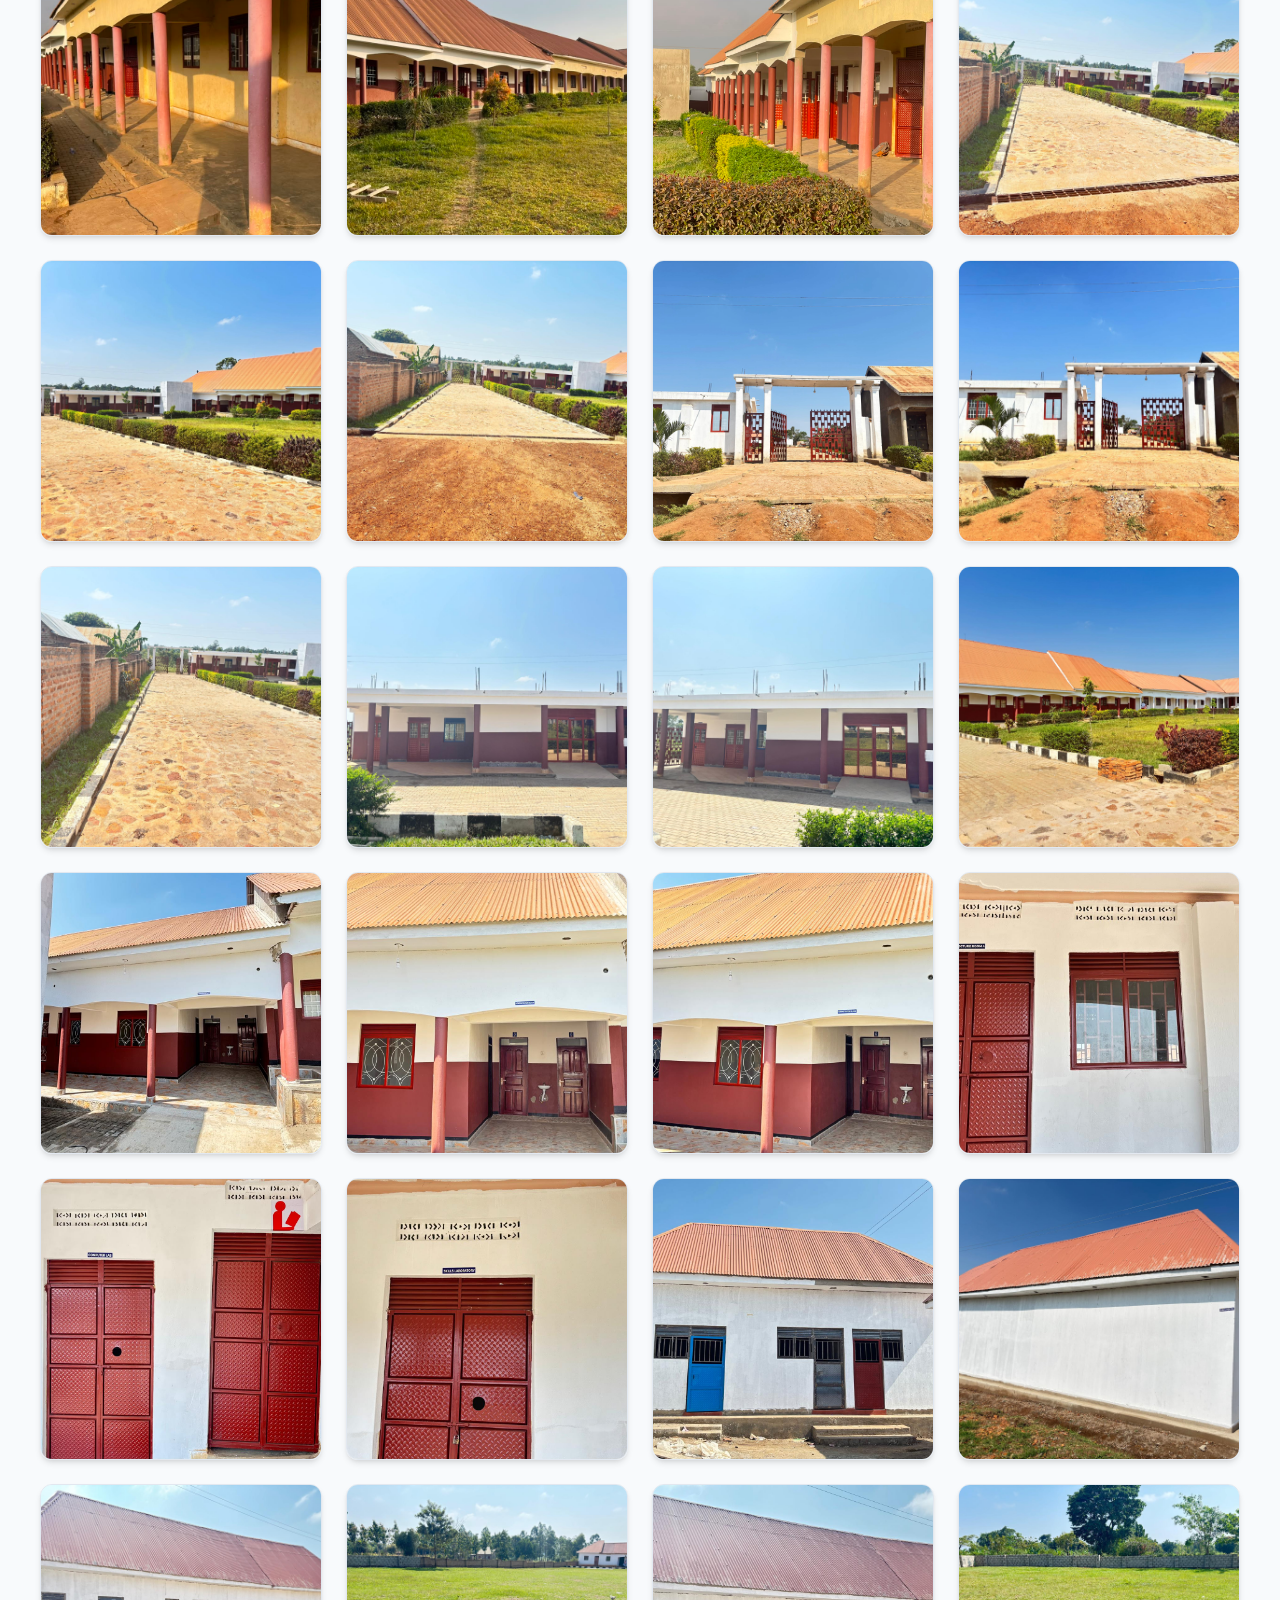
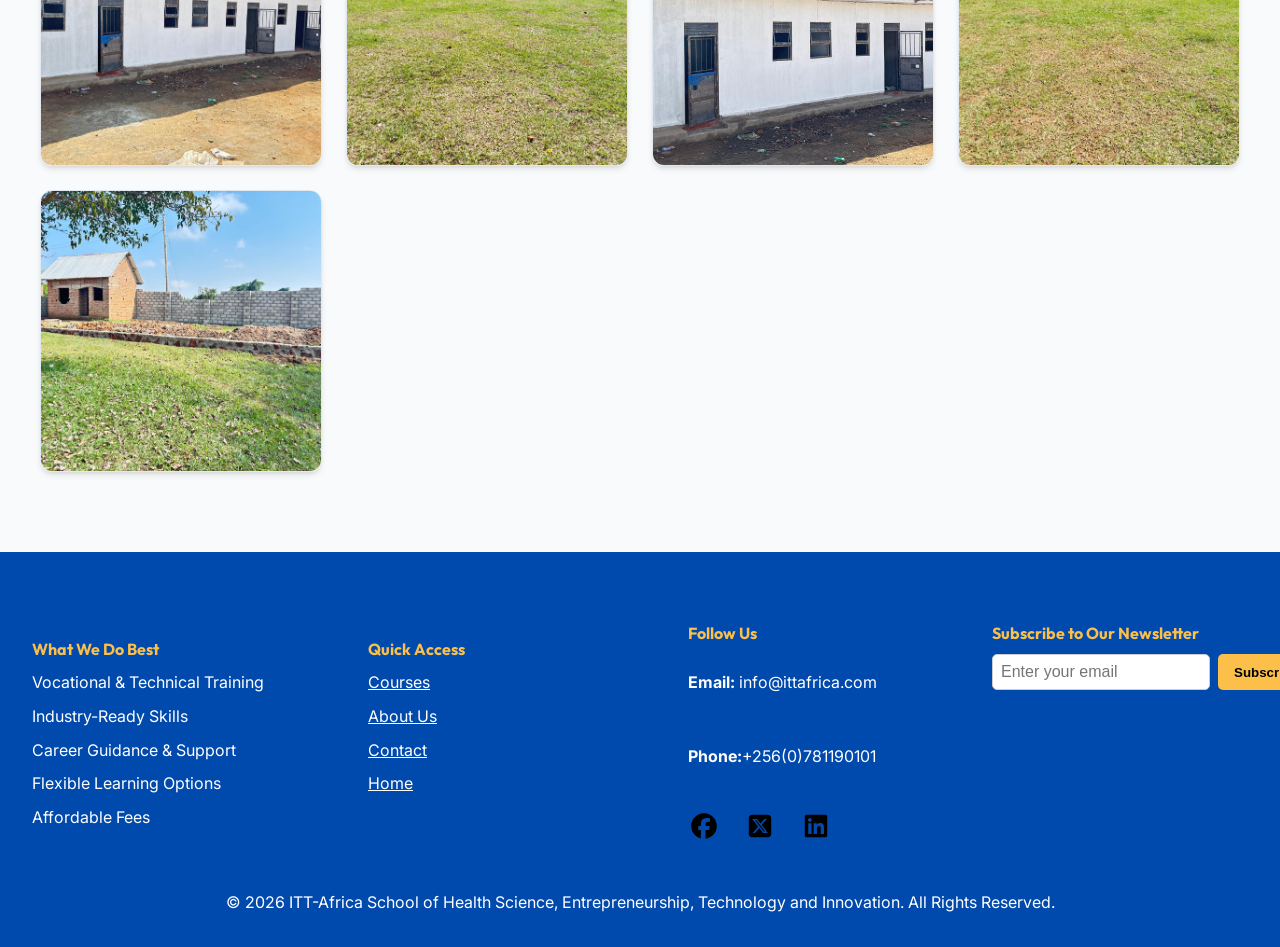
<file: gallery.html>
<!DOCTYPE html>
<html lang="en">
<head>
  <meta charset="UTF-8">
  <meta name="viewport" content="width=device-width, initial-scale=1.0">
  <title>Our Gallery - ITT-Africa</title>
  <link rel="stylesheet" href="style.css">
  <link rel="icon" type="image/jpeg" href="images/logo.jpeg">
  <script src="script.js" defer></script>
</head>
<body>
  <header>
    <div class="container">
      <h1 class="logo">
        <a href="index.html">
          <img src="images/logo.jpeg" alt="ITT AFRICA Logo">
          <span>ITT-Africa</span>
        </a>
      </h1>
      <nav>
        <ul class="nav-links">
          <li><a href="index.html">Home</a></li>
          <li><a href="about.html">About</a></li>
          <li><a href="courses.html">Courses</a></li>
          <li><a href="contact.html">Contact</a></li>
          <li><a href="gallery.html" class="active">Gallery</a></li>
        </ul>
        <button class="menu-toggle">☰</button>
      </nav>
    </div>
  </header>
  <main>
    <!-- Gallery Hero -->
    <section class="hero" style="background: linear-gradient(rgba(0, 0, 0, 0.75), rgba(0, 0, 0, 0.75)), url('images/IMG-20260713-WA0008.jpg') no-repeat center center/cover; min-height: 40vh; height: auto; padding: 4rem 2rem;">
      <div class="hero-text">
        <h2>Our Campus Gallery</h2>
        <p class="lead" style="font-size: 1.4rem; font-weight: 700; color: var(--accent); letter-spacing: 2px; text-transform: uppercase;">A Visual Journey of ITT-Africa</p>
      </div>
    </section>

    <!-- Filters Section -->
    <div class="gallery-filters">
      <button class="filter-btn active" data-filter="all">All</button>
      <button class="filter-btn" data-filter="health">Health Sciences</button>
      <button class="filter-btn" data-filter="tech">Technology</button>
      <button class="filter-btn" data-filter="entrepreneurship">Entrepreneurship & Innovation</button>
      <button class="filter-btn" data-filter="campus">Campus & Community</button>
    </div>

    <!-- Gallery Grid -->
    <section style="max-width: 1200px; margin: 0 auto 5rem auto; padding: 0 1rem;">
      <div class="gallery-grid" style="display: grid; grid-template-columns: repeat(auto-fill, minmax(280px, 1fr)); gap: 1.5rem;">
        
        <div class="gallery-item-wrapper" data-category="health" style="transition: opacity 0.4s ease, transform 0.4s ease; opacity: 1; transform: scale(1);">
          <div class="gallery-item">
            <img src="images/IMG-20260713-WA0001.jpg" alt="Health Sciences Practical Session">
            <div class="gallery-caption">Health Sciences Practical Session</div>
          </div>
        </div>

        <div class="gallery-item-wrapper" data-category="tech" style="transition: opacity 0.4s ease, transform 0.4s ease; opacity: 1; transform: scale(1);">
          <div class="gallery-item">
            <img src="images/IMG-20260713-WA0002.jpg" alt="Computer & Tech Training Lab">
            <div class="gallery-caption">Computer & Tech Training Lab</div>
          </div>
        </div>

        <div class="gallery-item-wrapper" data-category="tech" style="transition: opacity 0.4s ease, transform 0.4s ease; opacity: 1; transform: scale(1);">
          <div class="gallery-item">
            <img src="images/IMG-20260713-WA0003.jpg" alt="Competency-Based Learning Exercises">
            <div class="gallery-caption">Competency-Based Learning Exercises</div>
          </div>
        </div>

        <div class="gallery-item-wrapper" data-category="health" style="transition: opacity 0.4s ease, transform 0.4s ease; opacity: 1; transform: scale(1);">
          <div class="gallery-item">
            <img src="images/IMG-20260713-WA0004.jpg" alt="Practical Nursing and Clinical Demo">
            <div class="gallery-caption">Practical Nursing and Clinical Demo</div>
          </div>
        </div>

        <div class="gallery-item-wrapper" data-category="campus" style="transition: opacity 0.4s ease, transform 0.4s ease; opacity: 1; transform: scale(1);">
          <div class="gallery-item">
            <img src="images/IMG-20260713-WA0005.jpg" alt="Students Collaborative Discussion">
            <div class="gallery-caption">Students Collaborative Discussion</div>
          </div>
        </div>

        <div class="gallery-item-wrapper" data-category="entrepreneurship" style="transition: opacity 0.4s ease, transform 0.4s ease; opacity: 1; transform: scale(1);">
          <div class="gallery-item">
            <img src="images/IMG-20260713-WA0006.jpg" alt="Entrepreneurship Training Workshop">
            <div class="gallery-caption">Entrepreneurship Training Workshop</div>
          </div>
        </div>

        <div class="gallery-item-wrapper" data-category="entrepreneurship" style="transition: opacity 0.4s ease, transform 0.4s ease; opacity: 1; transform: scale(1);">
          <div class="gallery-item">
            <img src="images/IMG-20260713-WA0007.jpg" alt="Innovation and Problem Solving Tasks">
            <div class="gallery-caption">Innovation and Problem Solving Tasks</div>
          </div>
        </div>

        <div class="gallery-item-wrapper" data-category="campus" style="transition: opacity 0.4s ease, transform 0.4s ease; opacity: 1; transform: scale(1);">
          <div class="gallery-item">
            <img src="images/IMG-20260713-WA0008.jpg" alt="ITT-Africa Main Campus Life">
            <div class="gallery-caption">ITT-Africa Main Campus Life</div>
          </div>
        </div>

        <div class="gallery-item-wrapper" data-category="campus" style="transition: opacity 0.4s ease, transform 0.4s ease; opacity: 1; transform: scale(1);">
          <div class="gallery-item">
            <img src="images/IMG-20260713-WA0009.jpg" alt="Vocational Hands-On Exercises">
            <div class="gallery-caption">Vocational Hands-On Exercises</div>
          </div>
        </div>

        <div class="gallery-item-wrapper" data-category="health" style="transition: opacity 0.4s ease, transform 0.4s ease; opacity: 1; transform: scale(1);">
          <div class="gallery-item">
            <img src="images/IMG-20260713-WA0011.jpg" alt="Health & Sanitation Demonstrations">
            <div class="gallery-caption">Health & Sanitation Demonstrations</div>
          </div>
        </div>

        <div class="gallery-item-wrapper" data-category="tech" style="transition: opacity 0.4s ease, transform 0.4s ease; opacity: 1; transform: scale(1);">
          <div class="gallery-item">
            <img src="images/IMG-20260713-WA0012.jpg" alt="Digital Technology Workshop">
            <div class="gallery-caption">Digital Technology Workshop</div>
          </div>
        </div>

        <div class="gallery-item-wrapper" data-category="campus" style="transition: opacity 0.4s ease, transform 0.4s ease; opacity: 1; transform: scale(1);">
          <div class="gallery-item">
            <img src="images/IMG-20260713-WA0013.jpg" alt="Empowering Vulnerable Youth Programs">
            <div class="gallery-caption">Empowering Vulnerable Youth Programs</div>
          </div>
        </div>

        <div class="gallery-item-wrapper" data-category="health" style="transition: opacity 0.4s ease, transform 0.4s ease; opacity: 1; transform: scale(1);">
          <div class="gallery-item">
            <img src="images/IMG-20260713-WA0014.jpg" alt="Professional Nursing Instruction">
            <div class="gallery-caption">Professional Nursing Instruction</div>
          </div>
        </div>

        <div class="gallery-item-wrapper" data-category="tech" style="transition: opacity 0.4s ease, transform 0.4s ease; opacity: 1; transform: scale(1);">
          <div class="gallery-item">
            <img src="images/IMG-20260713-WA0015.jpg" alt="Creative Designing & Technology Lab">
            <div class="gallery-caption">Creative Designing & Technology Lab</div>
          </div>
        </div>

        <div class="gallery-item-wrapper" data-category="entrepreneurship" style="transition: opacity 0.4s ease, transform 0.4s ease; opacity: 1; transform: scale(1);">
          <div class="gallery-item">
            <img src="images/IMG-20260713-WA0016.jpg" alt="Leadership Coaching and Mentorship">
            <div class="gallery-caption">Leadership Coaching and Mentorship</div>
          </div>
        </div>

        <!-- New Gallery Additions -->
        <div class="gallery-item-wrapper" data-category="campus" style="transition: opacity 0.4s ease, transform 0.4s ease; opacity: 1; transform: scale(1);">
          <div class="gallery-item">
            <img src="images/galary/WhatsApp%20Image%202026-07-22%20at%206.23.53%20AM%20(1).jpeg" alt="ITT-Africa Training Session">
            <div class="gallery-caption">ITT-Africa Training Session</div>
          </div>
        </div>

        <div class="gallery-item-wrapper" data-category="campus" style="transition: opacity 0.4s ease, transform 0.4s ease; opacity: 1; transform: scale(1);">
          <div class="gallery-item">
            <img src="images/galary/WhatsApp%20Image%202026-07-22%20at%206.23.53%20AM%20(2).jpeg" alt="Student Collaborative Learning">
            <div class="gallery-caption">Student Collaborative Learning</div>
          </div>
        </div>

        <div class="gallery-item-wrapper" data-category="campus" style="transition: opacity 0.4s ease, transform 0.4s ease; opacity: 1; transform: scale(1);">
          <div class="gallery-item">
            <img src="images/galary/WhatsApp%20Image%202026-07-22%20at%206.23.53%20AM.jpeg" alt="Hands-on Practical Workshop">
            <div class="gallery-caption">Hands-on Practical Workshop</div>
          </div>
        </div>

        <div class="gallery-item-wrapper" data-category="campus" style="transition: opacity 0.4s ease, transform 0.4s ease; opacity: 1; transform: scale(1);">
          <div class="gallery-item">
            <img src="images/galary/WhatsApp%20Image%202026-07-22%20at%206.23.54%20AM%20(1).jpeg" alt="Campus Interaction and Discussion">
            <div class="gallery-caption">Campus Interaction and Discussion</div>
          </div>
        </div>

        <div class="gallery-item-wrapper" data-category="campus" style="transition: opacity 0.4s ease, transform 0.4s ease; opacity: 1; transform: scale(1);">
          <div class="gallery-item">
            <img src="images/galary/WhatsApp%20Image%202026-07-22%20at%206.23.54%20AM%20(2).jpeg" alt="Vocational Training Exercises">
            <div class="gallery-caption">Vocational Training Exercises</div>
          </div>
        </div>

        <div class="gallery-item-wrapper" data-category="campus" style="transition: opacity 0.4s ease, transform 0.4s ease; opacity: 1; transform: scale(1);">
          <div class="gallery-item">
            <img src="images/galary/WhatsApp%20Image%202026-07-22%20at%206.23.54%20AM.jpeg" alt="Skills Development Demo">
            <div class="gallery-caption">Skills Development Demo</div>
          </div>
        </div>

        <div class="gallery-item-wrapper" data-category="campus" style="transition: opacity 0.4s ease, transform 0.4s ease; opacity: 1; transform: scale(1);">
          <div class="gallery-item">
            <img src="images/galary/WhatsApp%20Image%202026-07-22%20at%206.23.55%20AM%20(1).jpeg" alt="Group Learning Activity">
            <div class="gallery-caption">Group Learning Activity</div>
          </div>
        </div>

        <div class="gallery-item-wrapper" data-category="campus" style="transition: opacity 0.4s ease, transform 0.4s ease; opacity: 1; transform: scale(1);">
          <div class="gallery-item">
            <img src="images/galary/WhatsApp%20Image%202026-07-22%20at%206.23.55%20AM.jpeg" alt="Technical Demo Session">
            <div class="gallery-caption">Technical Demo Session</div>
          </div>
        </div>

        <div class="gallery-item-wrapper" data-category="campus" style="transition: opacity 0.4s ease, transform 0.4s ease; opacity: 1; transform: scale(1);">
          <div class="gallery-item">
            <img src="images/galary/WhatsApp%20Image%202026-07-22%20at%206.25.06%20AM.jpeg" alt="Interactive Workshop Exercise">
            <div class="gallery-caption">Interactive Workshop Exercise</div>
          </div>
        </div>

        <div class="gallery-item-wrapper" data-category="campus" style="transition: opacity 0.4s ease, transform 0.4s ease; opacity: 1; transform: scale(1);">
          <div class="gallery-item">
            <img src="images/galary/WhatsApp%20Image%202026-07-22%20at%206.27.48%20AM%20(1).jpeg" alt="Campus Innovation Activity">
            <div class="gallery-caption">Campus Innovation Activity</div>
          </div>
        </div>

        <div class="gallery-item-wrapper" data-category="campus" style="transition: opacity 0.4s ease, transform 0.4s ease; opacity: 1; transform: scale(1);">
          <div class="gallery-item">
            <img src="images/galary/WhatsApp%20Image%202026-07-22%20at%206.27.48%20AM%20(2).jpeg" alt="Student Mentorship Session">
            <div class="gallery-caption">Student Mentorship Session</div>
          </div>
        </div>

        <div class="gallery-item-wrapper" data-category="campus" style="transition: opacity 0.4s ease, transform 0.4s ease; opacity: 1; transform: scale(1);">
          <div class="gallery-item">
            <img src="images/galary/WhatsApp%20Image%202026-07-22%20at%206.27.48%20AM.jpeg" alt="ITT-Africa Campus Life">
            <div class="gallery-caption">ITT-Africa Campus Life</div>
          </div>
        </div>

        <div class="gallery-item-wrapper" data-category="campus" style="transition: opacity 0.4s ease, transform 0.4s ease; opacity: 1; transform: scale(1);">
          <div class="gallery-item">
            <img src="images/galary/WhatsApp%20Image%202026-07-22%20at%206.27.49%20AM%20(1).jpeg" alt="Practical Skill Application">
            <div class="gallery-caption">Practical Skill Application</div>
          </div>
        </div>

        <div class="gallery-item-wrapper" data-category="campus" style="transition: opacity 0.4s ease, transform 0.4s ease; opacity: 1; transform: scale(1);">
          <div class="gallery-item">
            <img src="images/galary/WhatsApp%20Image%202026-07-22%20at%206.27.49%20AM%20(2).jpeg" alt="Student Group Work">
            <div class="gallery-caption">Student Group Work</div>
          </div>
        </div>

        <div class="gallery-item-wrapper" data-category="campus" style="transition: opacity 0.4s ease, transform 0.4s ease; opacity: 1; transform: scale(1);">
          <div class="gallery-item">
            <img src="images/galary/WhatsApp%20Image%202026-07-22%20at%206.27.49%20AM.jpeg" alt="Vocational Competency Training">
            <div class="gallery-caption">Vocational Competency Training</div>
          </div>
        </div>

        <div class="gallery-item-wrapper" data-category="campus" style="transition: opacity 0.4s ease, transform 0.4s ease; opacity: 1; transform: scale(1);">
          <div class="gallery-item">
            <img src="images/galary/WhatsApp%20Image%202026-07-22%20at%207.01.55%20AM.jpeg" alt="Hands-on Learning Demonstration">
            <div class="gallery-caption">Hands-on Learning Demonstration</div>
          </div>
        </div>

        <div class="gallery-item-wrapper" data-category="campus" style="transition: opacity 0.4s ease, transform 0.4s ease; opacity: 1; transform: scale(1);">
          <div class="gallery-item">
            <img src="images/galary/WhatsApp%20Image%202026-07-22%20at%207.01.56%20AM%20(1).jpeg" alt="Collaborative Training Activity">
            <div class="gallery-caption">Collaborative Training Activity</div>
          </div>
        </div>

        <div class="gallery-item-wrapper" data-category="campus" style="transition: opacity 0.4s ease, transform 0.4s ease; opacity: 1; transform: scale(1);">
          <div class="gallery-item">
            <img src="images/galary/WhatsApp%20Image%202026-07-22%20at%207.01.56%20AM%20(2).jpeg" alt="Campus Community Event">
            <div class="gallery-caption">Campus Community Event</div>
          </div>
        </div>

        <div class="gallery-item-wrapper" data-category="campus" style="transition: opacity 0.4s ease, transform 0.4s ease; opacity: 1; transform: scale(1);">
          <div class="gallery-item">
            <img src="images/galary/WhatsApp%20Image%202026-07-22%20at%207.01.56%20AM%20(3).jpeg" alt="Practical Skills Development">
            <div class="gallery-caption">Practical Skills Development</div>
          </div>
        </div>

        <div class="gallery-item-wrapper" data-category="campus" style="transition: opacity 0.4s ease, transform 0.4s ease; opacity: 1; transform: scale(1);">
          <div class="gallery-item">
            <img src="images/galary/WhatsApp%20Image%202026-07-22%20at%207.01.56%20AM.jpeg" alt="Vocational Innovation Demo">
            <div class="gallery-caption">Vocational Innovation Demo</div>
          </div>
        </div>

        <div class="gallery-item-wrapper" data-category="campus" style="transition: opacity 0.4s ease, transform 0.4s ease; opacity: 1; transform: scale(1);">
          <div class="gallery-item">
            <img src="images/galary/WhatsApp%20Image%202026-07-22%20at%207.02.27%20AM.jpeg" alt="Student Practical Exercises">
            <div class="gallery-caption">Student Practical Exercises</div>
          </div>
        </div>

        <div class="gallery-item-wrapper" data-category="campus" style="transition: opacity 0.4s ease, transform 0.4s ease; opacity: 1; transform: scale(1);">
          <div class="gallery-item">
            <img src="images/galary/WhatsApp%20Image%202026-07-22%20at%207.04.08%20AM.jpeg" alt="ITT-Africa Learning Environment">
            <div class="gallery-caption">ITT-Africa Learning Environment</div>
          </div>
        </div>

      </div>
    </section>

    <!-- JavaScript for Interactive Gallery Filtering -->
    <script>
      document.addEventListener('DOMContentLoaded', () => {
        const filterBtns = document.querySelectorAll('.filter-btn');
        const galleryItems = document.querySelectorAll('.gallery-item-wrapper');

        filterBtns.forEach(btn => {
          btn.addEventListener('click', () => {
            filterBtns.forEach(b => b.classList.remove('active'));
            btn.classList.add('active');

            const filterValue = btn.getAttribute('data-filter');

            galleryItems.forEach(item => {
              if (filterValue === 'all' || item.getAttribute('data-category') === filterValue) {
                item.style.display = 'block';
                // Trigger reflow to enable transition
                item.offsetHeight;
                item.style.opacity = '1';
                item.style.transform = 'scale(1)';
              } else {
                item.style.opacity = '0';
                item.style.transform = 'scale(0.95)';
                setTimeout(() => {
                  if (item.style.opacity === '0') {
                    item.style.display = 'none';
                  }
                }, 400);
              }
            });
          });
        });
      });
    </script>
  </main>
  <footer>
    <div class="footer-container">
      <div class="footer-main-flex">
        <div class="footer-best">
          <h4>What We Do Best</h4>
          <ul>
            <li>Vocational & Technical Training</li>
            <li>Industry-Ready Skills</li>
            <li>Career Guidance & Support</li>
            <li>Flexible Learning Options</li>
            <li>Affordable Fees</li>
          </ul>
        </div>
        <div class="footer-quick">
          <h4>Quick Access</h4>
          <ul>
            <li><a href="courses.html">Courses</a></li>
            <li><a href="about.html">About Us</a></li>
            <li><a href="contact.html">Contact</a></li>
            <li><a href="index.html">Home</a></li>
          </ul>
        </div>
        <div class="footer-social">
          <h4>Follow Us</h4>
          <div class="footer-social-icons">
            <p><strong>Email:</strong> info@ittafrica.com</p>
            <p><strong>Phone:</strong>+256(0)781190101</p>
            <div class="footer-social-icons-grid">
              <a href="#" title="Facebook"><img src="assets/facebook.svg" alt="Facebook" /></a>
              <a href="#" title="X"><img src="assets/square-x-twitter-brands-solid-full.svg" alt="X" /></a>
              <a href="#" title="LinkedIn"><img src="assets/linkedin.svg" alt="LinkedIn" /></a>
            </div>
          </div>
        </div>
        <div class="footer-newsletter">
          <h4>Subscribe to Our Newsletter</h4>
          <form class="newsletter-form">
            <input type="email" placeholder="Enter your email" required>
            <button type="submit" class="btn">Subscribe</button>
          </form>
        </div>
      </div>
    </div>
    <div class="footer-bottom">
      <p>© 2026 ITT-Africa School of Health Science, Entrepreneurship, Technology and Innovation. All Rights Reserved.</p>
    </div>
  </footer>
</body>
</html>
</file>
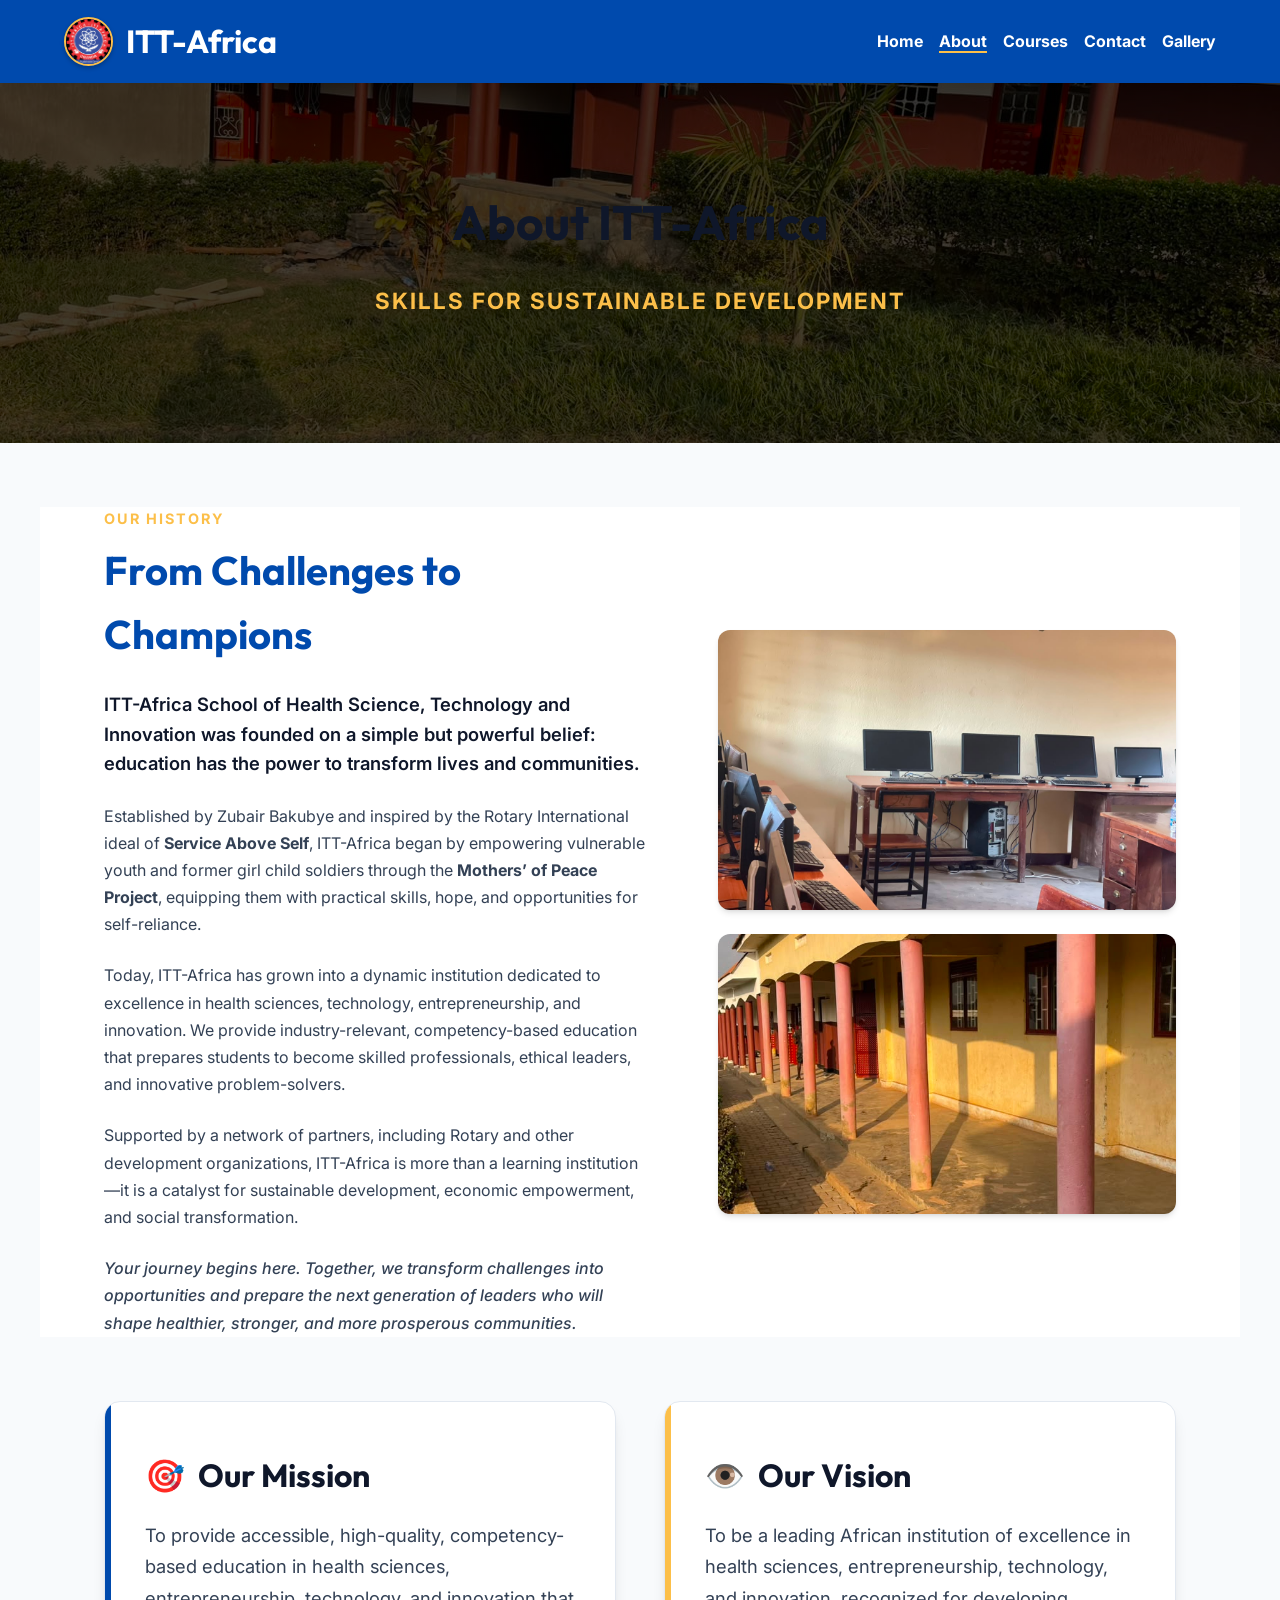
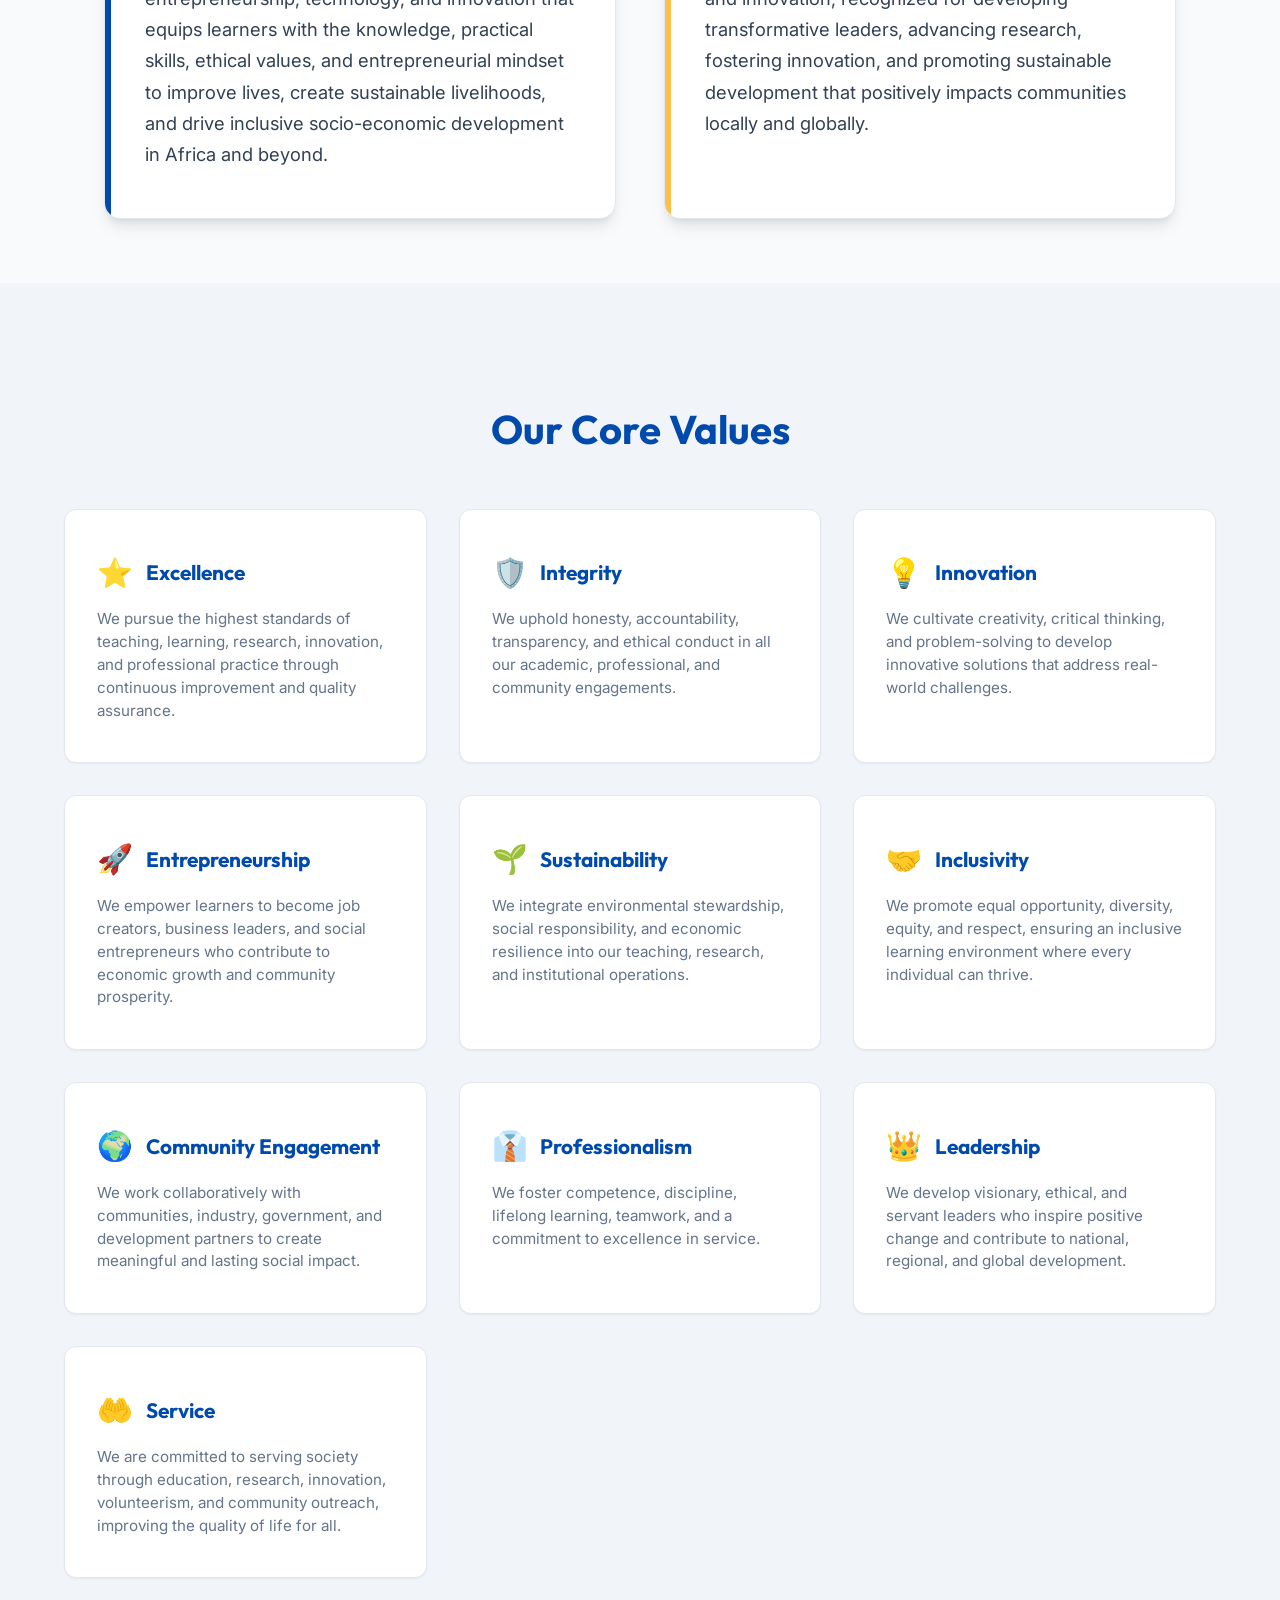
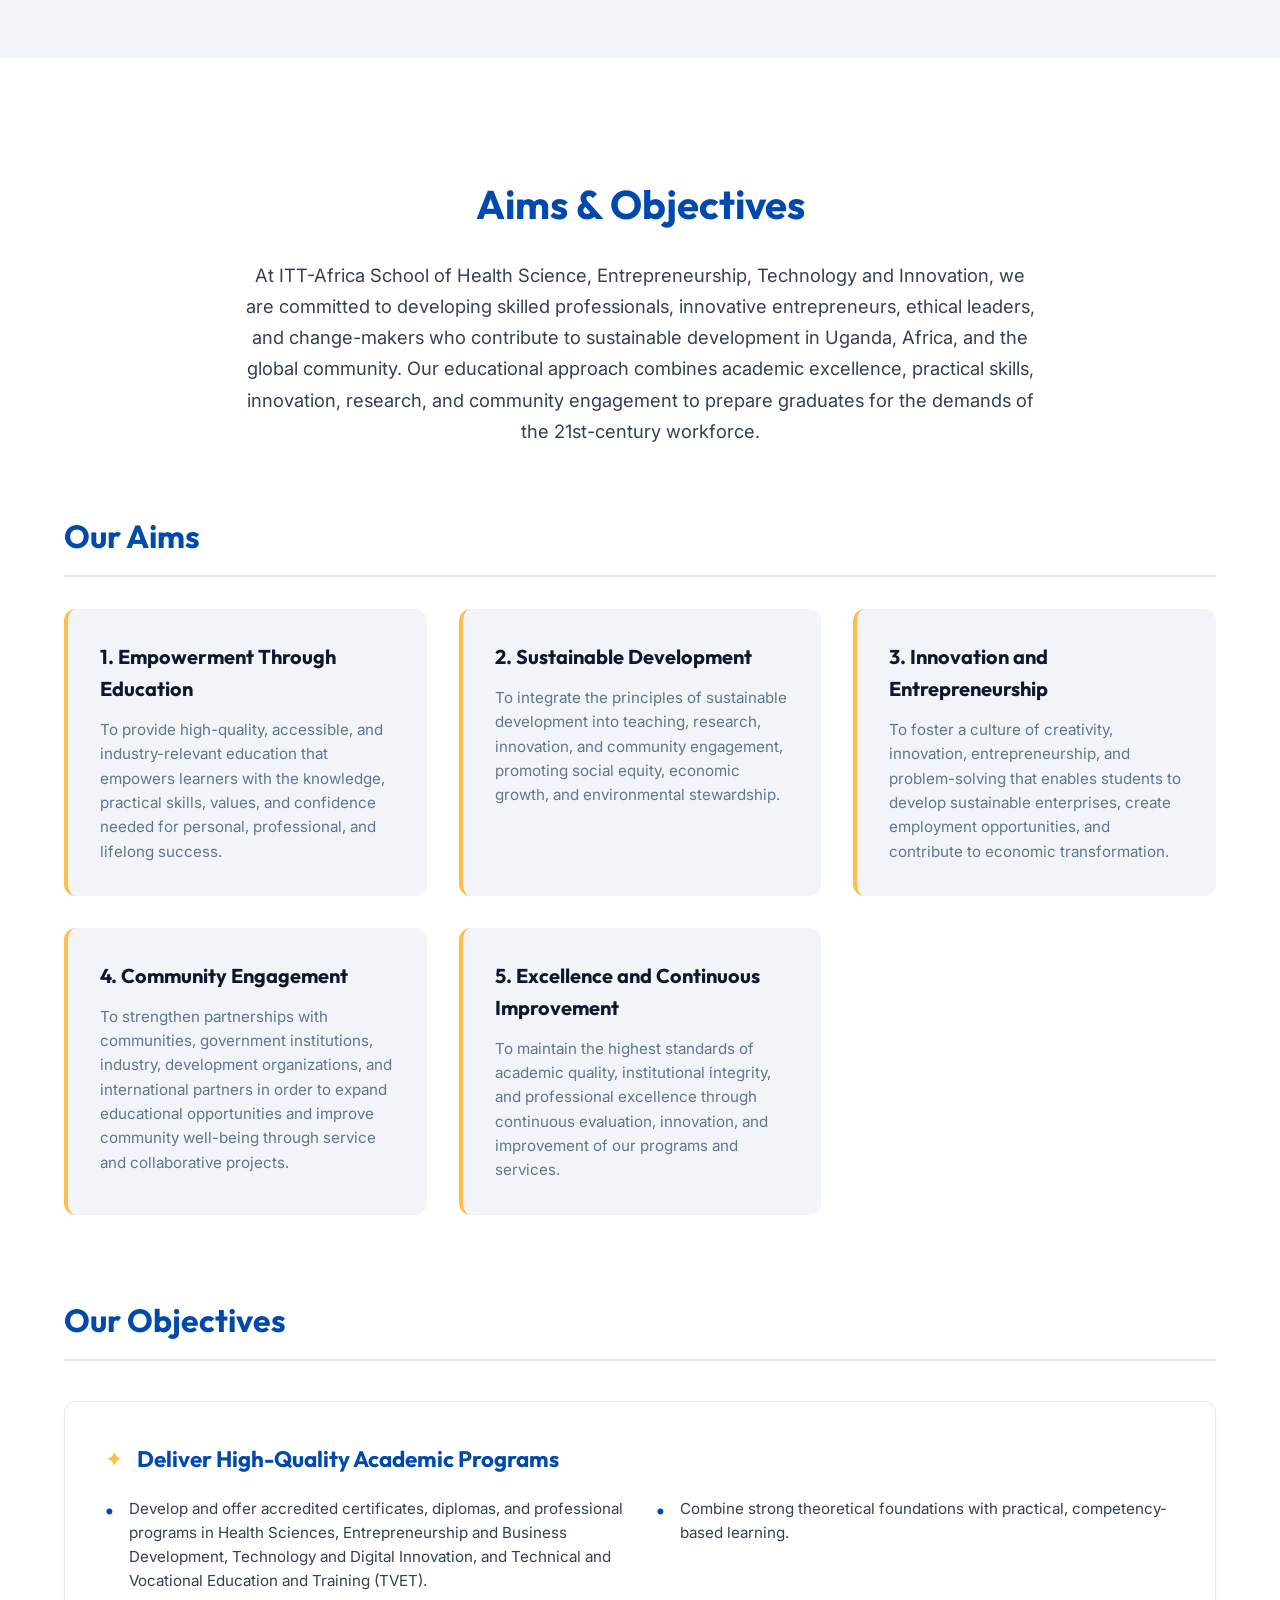
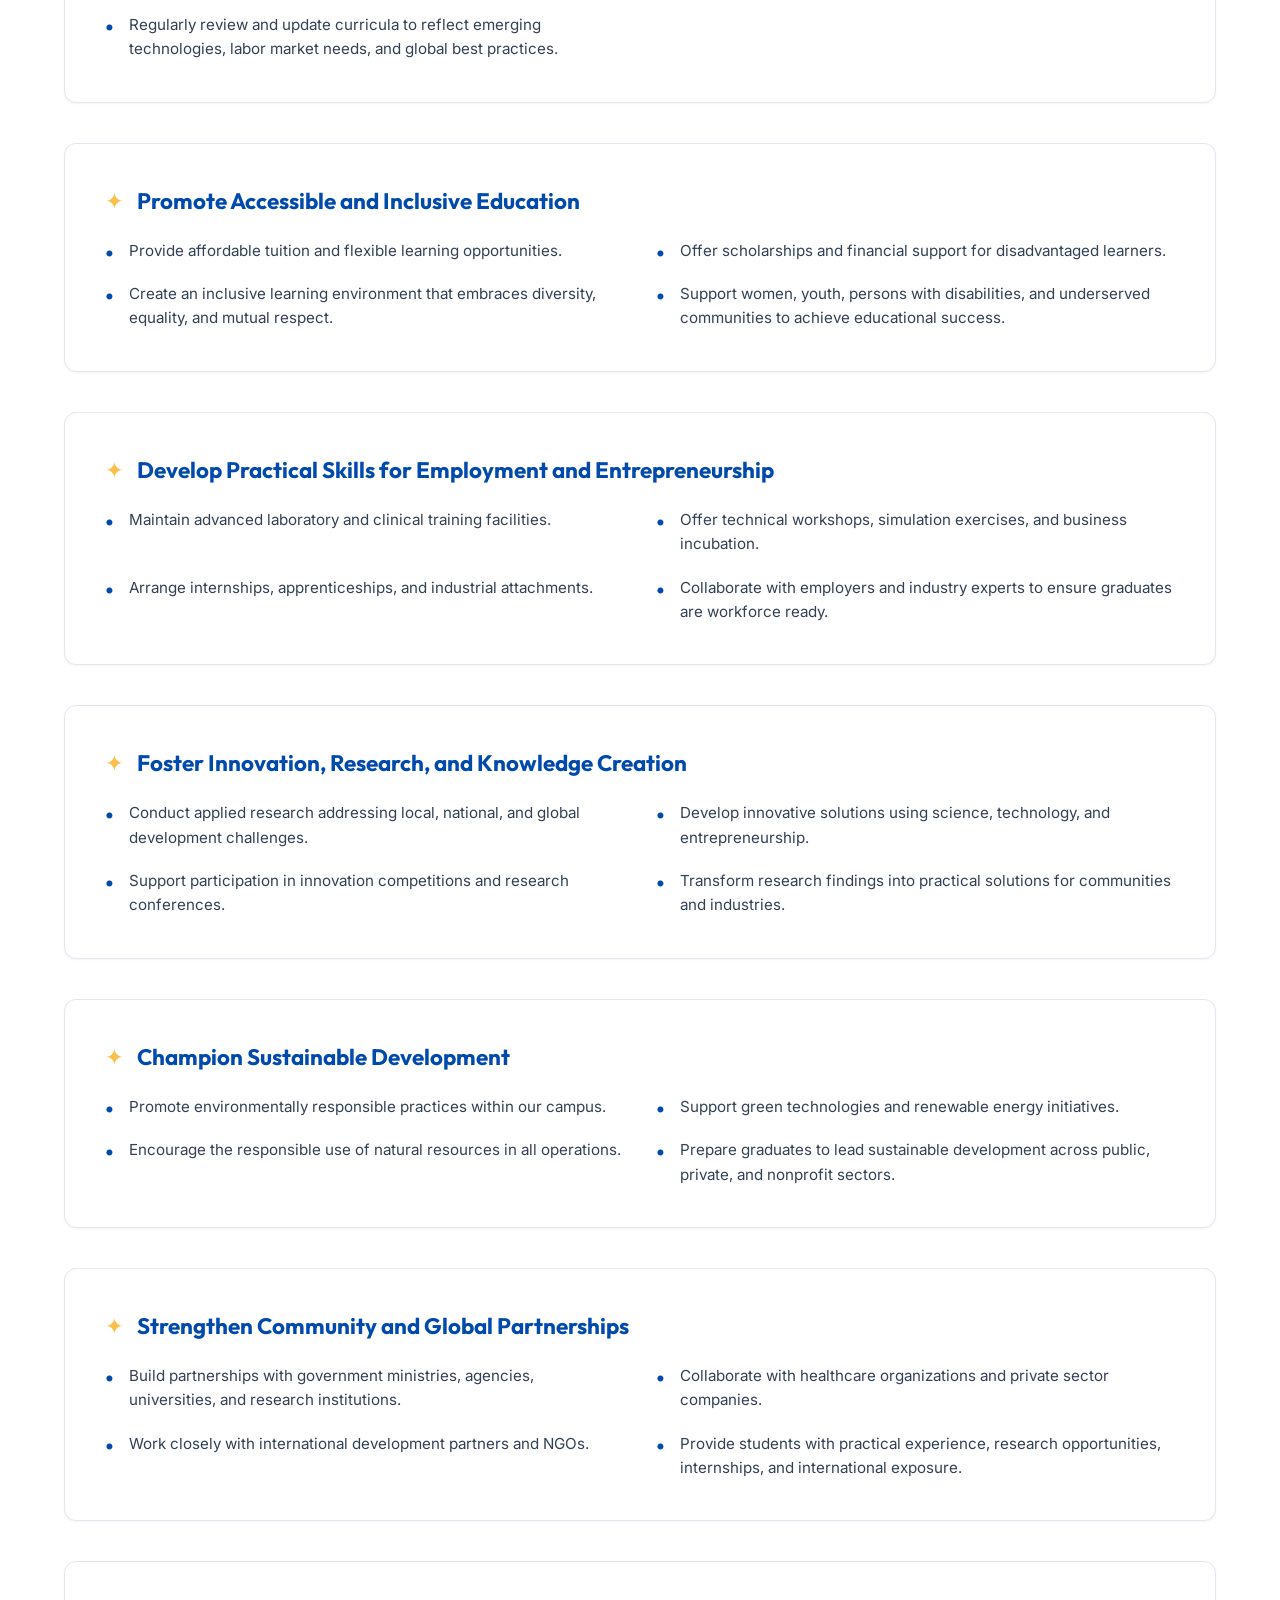
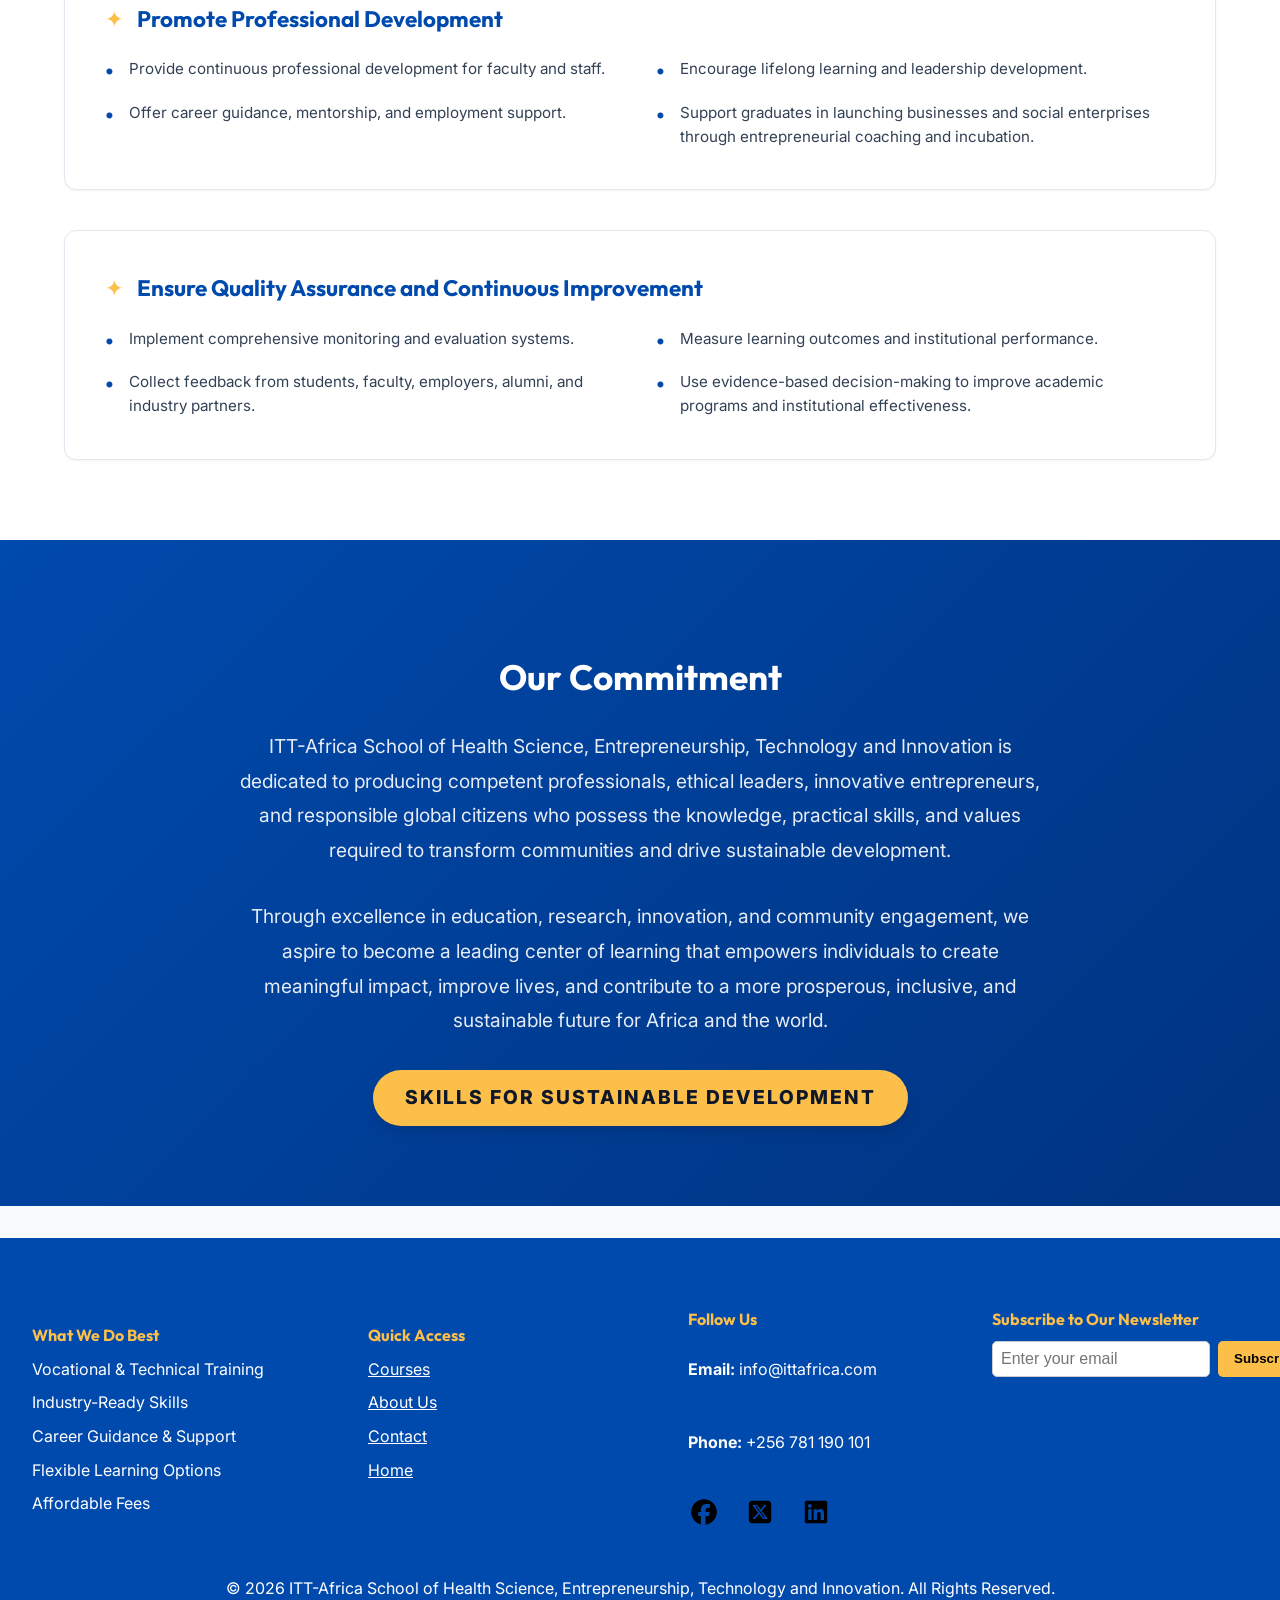
<file: ITT_AFRICA-main/about.html>
<!DOCTYPE html>
<html lang="en">
<head>
  <meta charset="UTF-8">
  <meta name="viewport" content="width=device-width, initial-scale=1.0">
  <title>About Us - ITT-Africa</title>
  <link rel="stylesheet" href="style.css">
  <link rel="icon" type="image/jpeg" href="images/logo.jpeg">
  <script src="script.js" defer></script>
</head>
<body>

  <header>
    <div class="container">
      <h1 class="logo">
        <a href="index.html">
          <img src="images/logo.jpeg" alt="ITT AFRICA Logo">
          <span>ITT-Africa</span>
        </a>
      </h1>
      <nav>
        <ul class="nav-links">
          <li><a href="index.html">Home</a></li>
          <li><a href="about.html" class="active">About</a></li>
          <li><a href="courses.html">Courses</a></li>
          <li><a href="contact.html">Contact</a></li>
          <li><a href="gallery.html">Gallery</a></li>
        </ul>
        <button class="menu-toggle">☰</button>
      </nav>
    </div>
  </header>

  <main>
    <!-- About Page Hero -->
    <section class="hero" style="background: linear-gradient(rgba(0, 0, 0, 0.75), rgba(0, 0, 0, 0.75)), url('images/IMG-20260713-WA0008.jpg') no-repeat center center/cover; min-height: 40vh; height: auto; padding: 4rem 2rem;">
      <div class="hero-text">
        <h2>About ITT-Africa</h2>
        <p class="lead" style="font-size: 1.4rem; font-weight: 700; color: var(--accent); letter-spacing: 2px; text-transform: uppercase;">Skills for Sustainable Development</p>
      </div>
    </section>

    <!-- Our Story Section -->
    <section class="about" style="max-width: 1200px; margin: 4rem auto; padding: 0 5%; grid-template-columns: 1.2fr 1fr; gap: 4rem; display: grid;">
      <div class="about-content">
        <span class="section-tagline">OUR HISTORY</span>
        <h2 style="font-size: 2.5rem; color: var(--primary); margin-top: 0; margin-bottom: 1.5rem;">From Challenges to Champions</h2>
        <p class="lead" style="font-size: 1.15rem; font-weight: 600; color: var(--dark); line-height: 1.6; margin-bottom: 1.5rem;">
          ITT-Africa School of Health Science, Technology and Innovation was founded on a simple but powerful belief: education has the power to transform lives and communities.
        </p>
        <p style="color: var(--text); line-height: 1.7; margin-bottom: 1.5rem;">
          Established by Zubair Bakubye and inspired by the Rotary International ideal of <strong>Service Above Self</strong>, ITT-Africa began by empowering vulnerable youth and former girl child soldiers through the <strong>Mothers’ of Peace Project</strong>, equipping them with practical skills, hope, and opportunities for self-reliance.
        </p>
        <p style="color: var(--text); line-height: 1.7; margin-bottom: 1.5rem;">
          Today, ITT-Africa has grown into a dynamic institution dedicated to excellence in health sciences, technology, entrepreneurship, and innovation. We provide industry-relevant, competency-based education that prepares students to become skilled professionals, ethical leaders, and innovative problem-solvers.
        </p>
        <p style="color: var(--text); line-height: 1.7; margin-bottom: 1.5rem;">
          Supported by a network of partners, including Rotary and other development organizations, ITT-Africa is more than a learning institution—it is a catalyst for sustainable development, economic empowerment, and social transformation.
        </p>
        <p style="color: var(--text); font-style: italic; font-weight: 500; line-height: 1.7; margin-bottom: 0;">
          Your journey begins here. Together, we transform challenges into opportunities and prepare the next generation of leaders who will shape healthier, stronger, and more prosperous communities.
        </p>
      </div>
      <div class="about-image" style="display: flex; flex-direction: column; gap: 1.5rem;">
        <img src="images/IMG-20260713-WA0003.jpg" alt="ITT-Africa Practical Training" style="width: 100%; height: 280px; object-fit: cover; border-radius: var(--radius); box-shadow: var(--shadow-md);">
        <img src="images/IMG-20260713-WA0014.jpg" alt="ITT-Africa Lab Session" style="width: 100%; height: 280px; object-fit: cover; border-radius: var(--radius); box-shadow: var(--shadow-md);">
      </div>
    </section>

    <!-- Mission & Vision Section -->
    <section class="mission-vision-section">
      <div class="mission-card">
        <h3><span>🎯</span> Our Mission</h3>
        <p>To provide accessible, high-quality, competency-based education in health sciences, entrepreneurship, technology, and innovation that equips learners with the knowledge, practical skills, ethical values, and entrepreneurial mindset to improve lives, create sustainable livelihoods, and drive inclusive socio-economic development in Africa and beyond.</p>
      </div>
      <div class="vision-card">
        <h3><span>👁️</span> Our Vision</h3>
        <p>To be a leading African institution of excellence in health sciences, entrepreneurship, technology, and innovation, recognized for developing transformative leaders, advancing research, fostering innovation, and promoting sustainable development that positively impacts communities locally and globally.</p>
      </div>
    </section>

    <!-- Core Values Section -->
    <section class="values-section">
      <h2>Our Core Values</h2>
      <div class="values-grid">
        <div class="value-card">
          <div class="value-header">
            <span class="value-icon">⭐</span>
            <h3>Excellence</h3>
          </div>
          <p>We pursue the highest standards of teaching, learning, research, innovation, and professional practice through continuous improvement and quality assurance.</p>
        </div>
        <div class="value-card">
          <div class="value-header">
            <span class="value-icon">🛡️</span>
            <h3>Integrity</h3>
          </div>
          <p>We uphold honesty, accountability, transparency, and ethical conduct in all our academic, professional, and community engagements.</p>
        </div>
        <div class="value-card">
          <div class="value-header">
            <span class="value-icon">💡</span>
            <h3>Innovation</h3>
          </div>
          <p>We cultivate creativity, critical thinking, and problem-solving to develop innovative solutions that address real-world challenges.</p>
        </div>
        <div class="value-card">
          <div class="value-header">
            <span class="value-icon">🚀</span>
            <h3>Entrepreneurship</h3>
          </div>
          <p>We empower learners to become job creators, business leaders, and social entrepreneurs who contribute to economic growth and community prosperity.</p>
        </div>
        <div class="value-card">
          <div class="value-header">
            <span class="value-icon">🌱</span>
            <h3>Sustainability</h3>
          </div>
          <p>We integrate environmental stewardship, social responsibility, and economic resilience into our teaching, research, and institutional operations.</p>
        </div>
        <div class="value-card">
          <div class="value-header">
            <span class="value-icon">🤝</span>
            <h3>Inclusivity</h3>
          </div>
          <p>We promote equal opportunity, diversity, equity, and respect, ensuring an inclusive learning environment where every individual can thrive.</p>
        </div>
        <div class="value-card">
          <div class="value-header">
            <span class="value-icon">🌍</span>
            <h3>Community Engagement</h3>
          </div>
          <p>We work collaboratively with communities, industry, government, and development partners to create meaningful and lasting social impact.</p>
        </div>
        <div class="value-card">
          <div class="value-header">
            <span class="value-icon">👔</span>
            <h3>Professionalism</h3>
          </div>
          <p>We foster competence, discipline, lifelong learning, teamwork, and a commitment to excellence in service.</p>
        </div>
        <div class="value-card">
          <div class="value-header">
            <span class="value-icon">👑</span>
            <h3>Leadership</h3>
          </div>
          <p>We develop visionary, ethical, and servant leaders who inspire positive change and contribute to national, regional, and global development.</p>
        </div>
        <div class="value-card">
          <div class="value-header">
            <span class="value-icon">🤲</span>
            <h3>Service</h3>
          </div>
          <p>We are committed to serving society through education, research, innovation, volunteerism, and community outreach, improving the quality of life for all.</p>
        </div>
      </div>
    </section>

    <!-- Aims & Objectives Section -->
    <section class="aims-objectives-section">
      <h2>Aims & Objectives</h2>
      <p class="lead-text">
        At ITT-Africa School of Health Science, Entrepreneurship, Technology and Innovation, we are committed to developing skilled professionals, innovative entrepreneurs, ethical leaders, and change-makers who contribute to sustainable development in Uganda, Africa, and the global community. Our educational approach combines academic excellence, practical skills, innovation, research, and community engagement to prepare graduates for the demands of the 21st-century workforce.
      </p>

      <div class="aims-block">
        <h3>Our Aims</h3>
        <div class="aims-grid">
          <div class="aim-card">
            <h4>1. Empowerment Through Education</h4>
            <p>To provide high-quality, accessible, and industry-relevant education that empowers learners with the knowledge, practical skills, values, and confidence needed for personal, professional, and lifelong success.</p>
          </div>
          <div class="aim-card">
            <h4>2. Sustainable Development</h4>
            <p>To integrate the principles of sustainable development into teaching, research, innovation, and community engagement, promoting social equity, economic growth, and environmental stewardship.</p>
          </div>
          <div class="aim-card">
            <h4>3. Innovation and Entrepreneurship</h4>
            <p>To foster a culture of creativity, innovation, entrepreneurship, and problem-solving that enables students to develop sustainable enterprises, create employment opportunities, and contribute to economic transformation.</p>
          </div>
          <div class="aim-card">
            <h4>4. Community Engagement</h4>
            <p>To strengthen partnerships with communities, government institutions, industry, development organizations, and international partners in order to expand educational opportunities and improve community well-being through service and collaborative projects.</p>
          </div>
          <div class="aim-card">
            <h4>5. Excellence and Continuous Improvement</h4>
            <p>To maintain the highest standards of academic quality, institutional integrity, and professional excellence through continuous evaluation, innovation, and improvement of our programs and services.</p>
          </div>
        </div>
      </div>

      <div class="objectives-block">
        <h3>Our Objectives</h3>
        <div class="objectives-grid">
          <div class="objective-item">
            <h4>Deliver High-Quality Academic Programs</h4>
            <ul class="objective-details-list">
              <li>Develop and offer accredited certificates, diplomas, and professional programs in Health Sciences, Entrepreneurship and Business Development, Technology and Digital Innovation, and Technical and Vocational Education and Training (TVET).</li>
              <li>Combine strong theoretical foundations with practical, competency-based learning.</li>
              <li>Regularly review and update curricula to reflect emerging technologies, labor market needs, and global best practices.</li>
            </ul>
          </div>

          <div class="objective-item">
            <h4>Promote Accessible and Inclusive Education</h4>
            <ul class="objective-details-list">
              <li>Provide affordable tuition and flexible learning opportunities.</li>
              <li>Offer scholarships and financial support for disadvantaged learners.</li>
              <li>Create an inclusive learning environment that embraces diversity, equality, and mutual respect.</li>
              <li>Support women, youth, persons with disabilities, and underserved communities to achieve educational success.</li>
            </ul>
          </div>

          <div class="objective-item">
            <h4>Develop Practical Skills for Employment and Entrepreneurship</h4>
            <ul class="objective-details-list">
              <li>Maintain advanced laboratory and clinical training facilities.</li>
              <li>Offer technical workshops, simulation exercises, and business incubation.</li>
              <li>Arrange internships, apprenticeships, and industrial attachments.</li>
              <li>Collaborate with employers and industry experts to ensure graduates are workforce ready.</li>
            </ul>
          </div>

          <div class="objective-item">
            <h4>Foster Innovation, Research, and Knowledge Creation</h4>
            <ul class="objective-details-list">
              <li>Conduct applied research addressing local, national, and global development challenges.</li>
              <li>Develop innovative solutions using science, technology, and entrepreneurship.</li>
              <li>Support participation in innovation competitions and research conferences.</li>
              <li>Transform research findings into practical solutions for communities and industries.</li>
            </ul>
          </div>

          <div class="objective-item">
            <h4>Champion Sustainable Development</h4>
            <ul class="objective-details-list">
              <li>Promote environmentally responsible practices within our campus.</li>
              <li>Support green technologies and renewable energy initiatives.</li>
              <li>Encourage the responsible use of natural resources in all operations.</li>
              <li>Prepare graduates to lead sustainable development across public, private, and nonprofit sectors.</li>
            </ul>
          </div>

          <div class="objective-item">
            <h4>Strengthen Community and Global Partnerships</h4>
            <ul class="objective-details-list">
              <li>Build partnerships with government ministries, agencies, universities, and research institutions.</li>
              <li>Collaborate with healthcare organizations and private sector companies.</li>
              <li>Work closely with international development partners and NGOs.</li>
              <li>Provide students with practical experience, research opportunities, internships, and international exposure.</li>
            </ul>
          </div>

          <div class="objective-item">
            <h4>Promote Professional Development</h4>
            <ul class="objective-details-list">
              <li>Provide continuous professional development for faculty and staff.</li>
              <li>Encourage lifelong learning and leadership development.</li>
              <li>Offer career guidance, mentorship, and employment support.</li>
              <li>Support graduates in launching businesses and social enterprises through entrepreneurial coaching and incubation.</li>
            </ul>
          </div>

          <div class="objective-item">
            <h4>Ensure Quality Assurance and Continuous Improvement</h4>
            <ul class="objective-details-list">
              <li>Implement comprehensive monitoring and evaluation systems.</li>
              <li>Measure learning outcomes and institutional performance.</li>
              <li>Collect feedback from students, faculty, employers, alumni, and industry partners.</li>
              <li>Use evidence-based decision-making to improve academic programs and institutional effectiveness.</li>
            </ul>
          </div>
        </div>
      </div>
    </section>

    <!-- Our Commitment Section -->
    <section class="commitment-section">
      <div class="commitment-content">
        <h2>Our Commitment</h2>
        <p>ITT-Africa School of Health Science, Entrepreneurship, Technology and Innovation is dedicated to producing competent professionals, ethical leaders, innovative entrepreneurs, and responsible global citizens who possess the knowledge, practical skills, and values required to transform communities and drive sustainable development.</p>
        <p>Through excellence in education, research, innovation, and community engagement, we aspire to become a leading center of learning that empowers individuals to create meaningful impact, improve lives, and contribute to a more prosperous, inclusive, and sustainable future for Africa and the world.</p>
        <div class="motto-banner">Skills for Sustainable Development</div>
      </div>
    </section>
  </main>

  <footer>
    <div class="footer-container">
      <div class="footer-main-flex">
        <div class="footer-best">
          <h4>What We Do Best</h4>
          <ul>
            <li>Vocational & Technical Training</li>
            <li>Industry-Ready Skills</li>
            <li>Career Guidance & Support</li>
            <li>Flexible Learning Options</li>
            <li>Affordable Fees</li>
          </ul>
        </div>
        <div class="footer-quick">
          <h4>Quick Access</h4>
          <ul>
            <li><a href="courses.html">Courses</a></li>
            <li><a href="about.html" class="active">About Us</a></li>
            <li><a href="contact.html">Contact</a></li>
            <li><a href="index.html">Home</a></li>
          </ul>
        </div>
        <div class="footer-social">
          <h4>Follow Us</h4>
          <div class="footer-social-icons">
            <p><strong>Email:</strong> info@ittafrica.com</p>
            <p><strong>Phone:</strong> +256 781 190 101</p>
            <div class="footer-social-icons-grid">
              <a href="#" title="Facebook"><img src="assets/facebook.svg" alt="Facebook" /></a>
              <a href="#" title="X"><img src="assets/square-x-twitter-brands-solid-full.svg" alt="X" /></a>
              <a href="#" title="LinkedIn"><img src="assets/linkedin.svg" alt="LinkedIn" /></a>
            </div>
          </div>
        </div>
        <div class="footer-newsletter">
          <h4>Subscribe to Our Newsletter</h4>
          <form class="newsletter-form">
            <input type="email" placeholder="Enter your email" required>
            <button type="submit" class="btn">Subscribe</button>
          </form>
        </div>
      </div>
    </div>
    <div class="footer-bottom">
      <p>© 2026 ITT-Africa School of Health Science, Entrepreneurship, Technology and Innovation. All Rights Reserved.</p>
    </div>
  </footer>
</body>
</html>
</file>
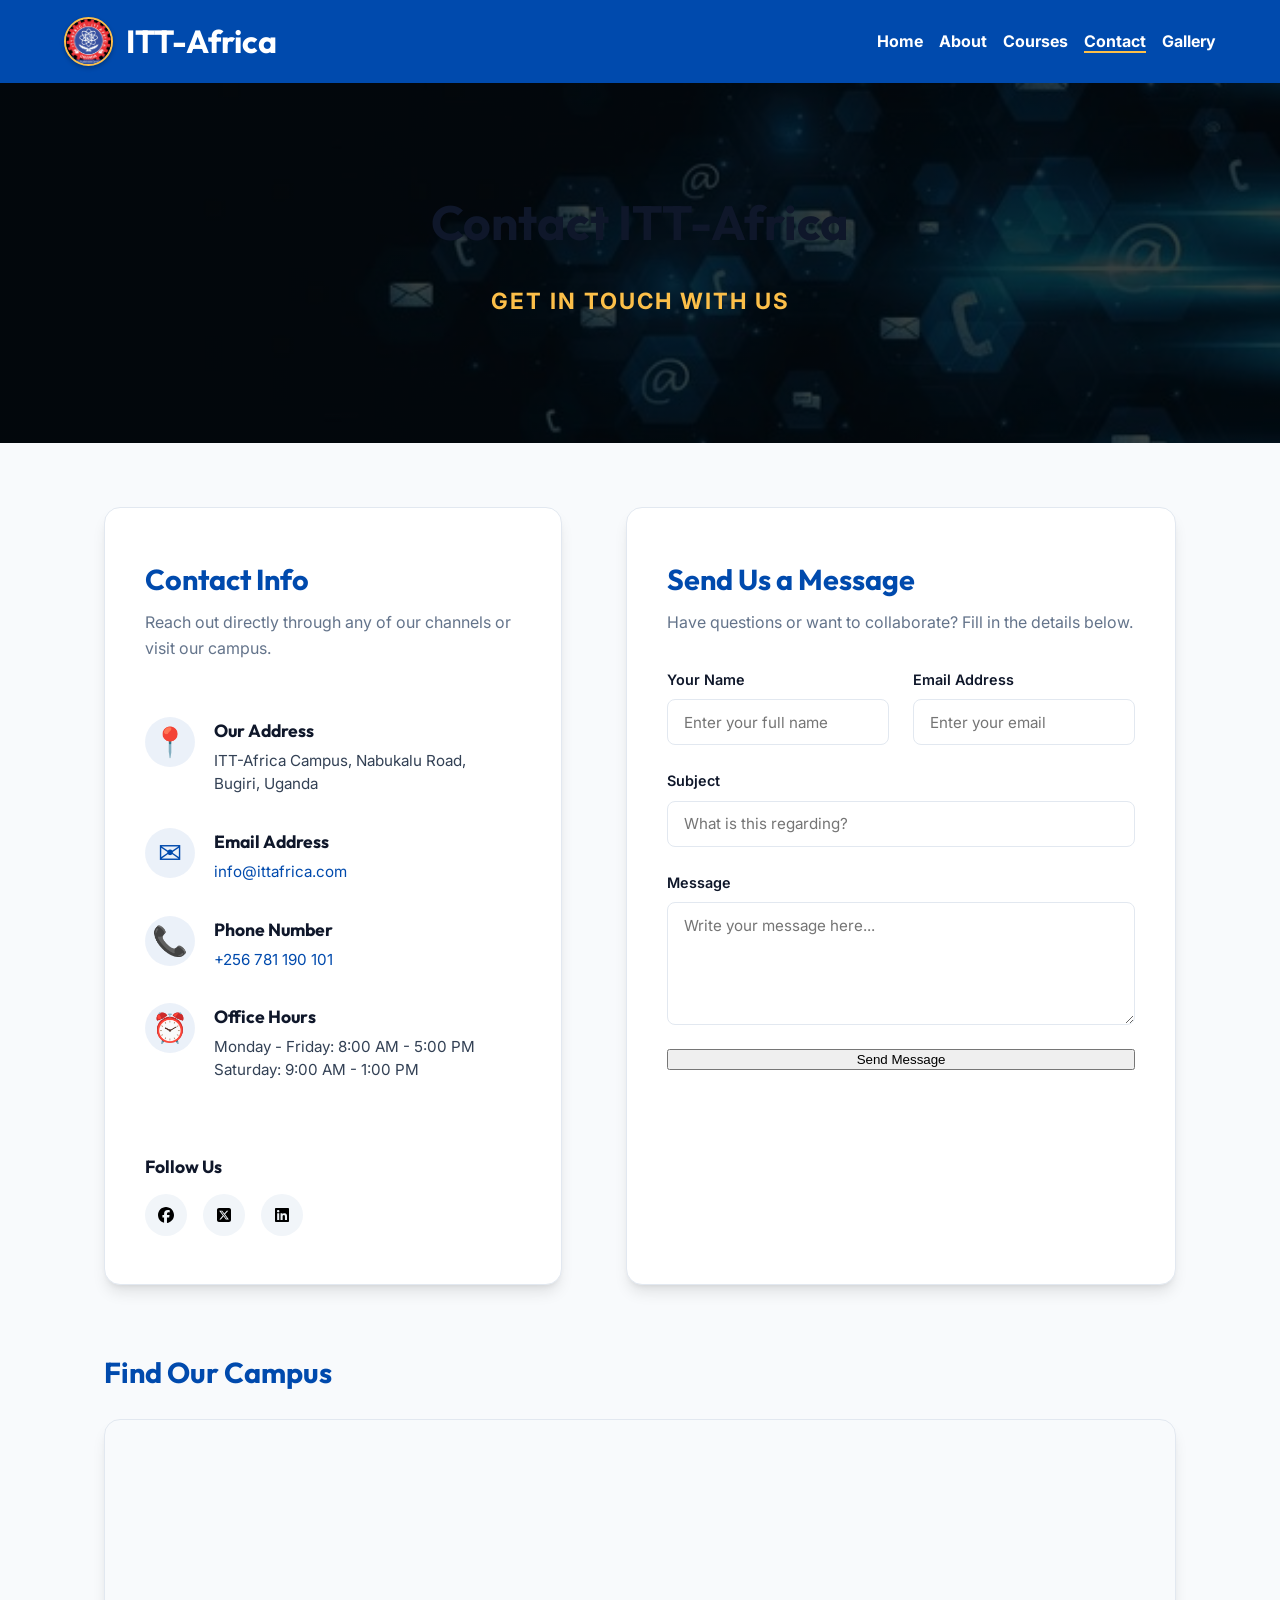
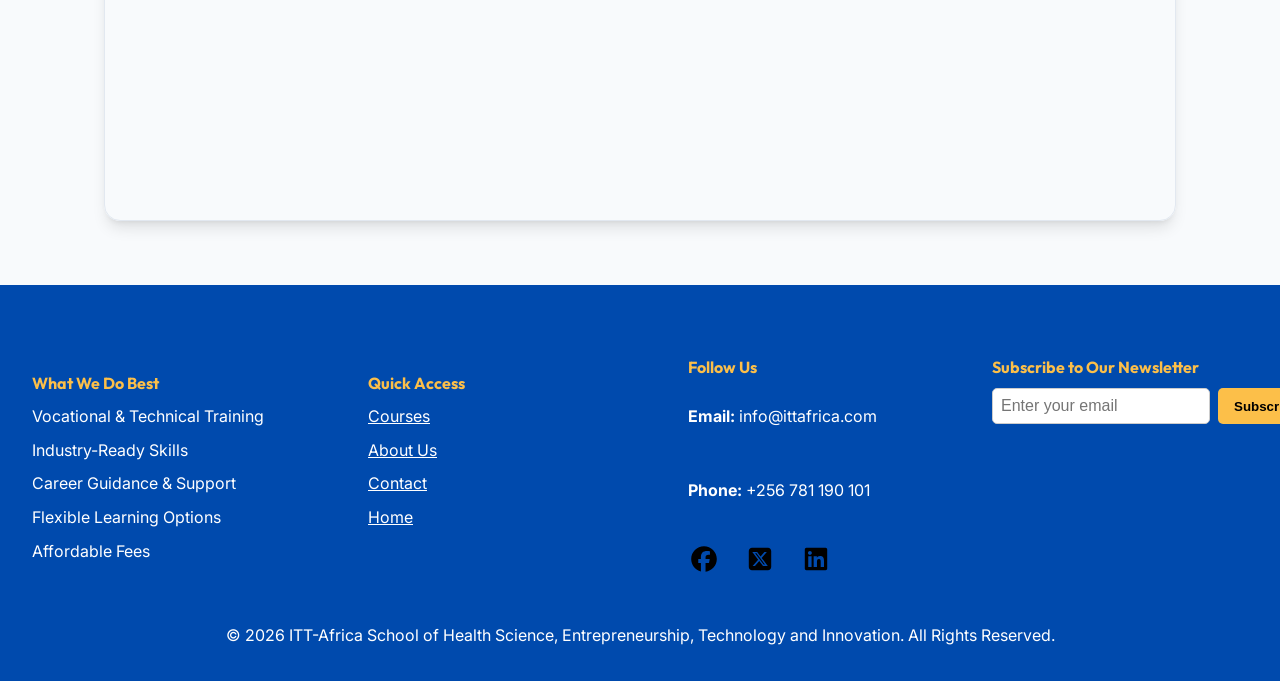
<file: ITT_AFRICA-main/contact.html>
<!DOCTYPE html>
<html lang="en">
<head>
  <meta charset="UTF-8">
  <meta name="viewport" content="width=device-width, initial-scale=1.0">
  <title>Contact - ITT-Africa</title>
  <link rel="stylesheet" href="style.css">
  <link rel="icon" type="image/jpeg" href="images/logo.jpeg">
  <script src="script.js" defer></script>
</head>
<body>
  <header>
    <div class="container">
      <h1 class="logo">
        <a href="index.html">
          <img src="images/logo.jpeg" alt="ITT AFRICA Logo">
          <span>ITT-Africa</span>
        </a>
      </h1>
      <nav>
        <ul class="nav-links">
          <li><a href="index.html">Home</a></li>
          <li><a href="about.html">About</a></li>
          <li><a href="courses.html">Courses</a></li>
          <li><a href="contact.html" class="active">Contact</a></li>
          <li><a href="gallery.html">Gallery</a></li>
        </ul>
        <button class="menu-toggle">☰</button>
      </nav>
    </div>
  </header>

  <!-- Contact Hero -->
  <section class="hero" style="background: linear-gradient(rgba(0, 0, 0, 0.75), rgba(0, 0, 0, 0.75)), url('images/contact-hero.jpg') no-repeat center center/cover; min-height: 40vh; height: auto; padding: 4rem 2rem;">
    <div class="hero-text">
      <h2>Contact ITT-Africa</h2>
      <p class="lead" style="font-size: 1.4rem; font-weight: 700; color: var(--accent); letter-spacing: 2px; text-transform: uppercase;">Get In Touch With Us</p>
    </div>
  </section>

  <!-- Split Contact Section -->
  <div class="contact-page-container">
    <!-- Contact Info Card -->
    <div class="contact-info-card">
      <div>
        <h3>Contact Info</h3>
        <p class="subtitle">Reach out directly through any of our channels or visit our campus.</p>
      </div>

      <div class="contact-method">
        <div class="contact-method-icon">📍</div>
        <div class="contact-method-details">
          <h4>Our Address</h4>
          <p>ITT-Africa Campus, Nabukalu Road,<br>Bugiri, Uganda</p>
        </div>
      </div>

      <div class="contact-method">
        <div class="contact-method-icon">✉️</div>
        <div class="contact-method-details">
          <h4>Email Address</h4>
          <p><a href="mailto:info@ittafrica.com" style="color: var(--primary); text-decoration: none;">info@ittafrica.com</a></p>
        </div>
      </div>

      <div class="contact-method">
        <div class="contact-method-icon">📞</div>
        <div class="contact-method-details">
          <h4>Phone Number</h4>
          <p><a href="tel:+256781190101" style="color: var(--primary); text-decoration: none;">+256 781 190 101</a></p>
        </div>
      </div>

      <div class="contact-method">
        <div class="contact-method-icon">⏰</div>
        <div class="contact-method-details">
          <h4>Office Hours</h4>
          <p>Monday - Friday: 8:00 AM - 5:00 PM<br>Saturday: 9:00 AM - 1:00 PM</p>
        </div>
      </div>

      <div class="contact-socials-group">
        <h4>Follow Us</h4>
        <div class="contact-socials-links">
          <a href="#" title="Facebook"><img src="assets/facebook.svg" alt="Facebook" /></a>
          <a href="#" title="X"><img src="assets/square-x-twitter-brands-solid-full.svg" alt="X" /></a>
          <a href="#" title="LinkedIn"><img src="assets/linkedin.svg" alt="LinkedIn" /></a>
        </div>
      </div>
    </div>

    <!-- Contact Form Card -->
    <div class="contact-form-card">
      <h3>Send Us a Message</h3>
      <p class="subtitle">Have questions or want to collaborate? Fill in the details below.</p>
      <form id="contactForm" class="modern-form">
        <div class="form-row">
          <div class="input-wrapper">
            <label for="name">Your Name</label>
            <input type="text" id="name" placeholder="Enter your full name" required>
          </div>
          <div class="input-wrapper">
            <label for="email">Email Address</label>
            <input type="email" id="email" placeholder="Enter your email" required>
          </div>
        </div>
        <div class="input-wrapper">
          <label for="subject">Subject</label>
          <input type="text" id="subject" placeholder="What is this regarding?" required>
        </div>
        <div class="input-wrapper">
          <label for="message">Message</label>
          <textarea id="message" rows="5" placeholder="Write your message here..." required></textarea>
        </div>
        <button type="submit" class="btn-primary">Send Message</button>
      </form>
      <div id="formMessage" class="form-message" style="margin-top: 1rem;"></div>
    </div>
  </div>

  <!-- Map Section -->
  <section class="map-section">
    <h3 style="font-size: 1.8rem; color: var(--primary); margin-top: 0; margin-bottom: 1.5rem; text-align: left;">Find Our Campus</h3>
    <div class="map-container">
      <iframe 
        src="https://www.google.com/maps/embed?pb=!1m18!1m12!1m3!1d15959.273180290074!2d32.59765275!3d0.2878696!2m3!1f0!2f0!3f0!3m2!1i1024!2i768!4f13.1!3m3!1m2!1s0x177dbb8f5bc3d149%3A0x6b107b5d1cd780cf!2sGgaba%20Rd%2C%20Kampala!5e0!3m2!1sen!2sug!4v1716300000000!5m2!1sen!2sug" 
        width="100%" 
        height="100%" 
        style="border:0;" 
        allowfullscreen="" 
        loading="lazy" 
        referrerpolicy="no-referrer-when-downgrade">
      </iframe>
    </div>
  </section>

  <footer>
    <div class="footer-container">
      <div class="footer-main-flex">
        <div class="footer-best">
          <h4>What We Do Best</h4>
          <ul>
            <li>Vocational & Technical Training</li>
            <li>Industry-Ready Skills</li>
            <li>Career Guidance & Support</li>
            <li>Flexible Learning Options</li>
            <li>Affordable Fees</li>
          </ul>
        </div>
        <div class="footer-quick">
          <h4>Quick Access</h4>
          <ul>
            <li><a href="courses.html">Courses</a></li>
            <li><a href="about.html">About Us</a></li>
            <li><a href="contact.html">Contact</a></li>
            <li><a href="index.html">Home</a></li>
          </ul>
        </div>
        <div class="footer-social">
          <h4>Follow Us</h4>
          <div class="footer-social-icons">
            <p><strong>Email:</strong> info@ittafrica.com</p>
            <p><strong>Phone:</strong> +256 781 190 101</p>
            <div class="footer-social-icons-grid">
              <a href="#" title="Facebook"><img src="assets/facebook.svg" alt="Facebook" /></a>
              <a href="#" title="X"><img src="assets/square-x-twitter-brands-solid-full.svg" alt="X" /></a>
              <a href="#" title="LinkedIn"><img src="assets/linkedin.svg" alt="LinkedIn" /></a>
            </div>
          </div>
        </div>
        <div class="footer-newsletter">
          <h4>Subscribe to Our Newsletter</h4>
          <form class="newsletter-form">
            <input type="email" placeholder="Enter your email" required>
            <button type="submit" class="btn">Subscribe</button>
          </form>
        </div>
      </div>
    </div>
    <div class="footer-bottom">
      <p>© 2026 ITT-Africa School of Health Science, Entrepreneurship, Technology and Innovation. All Rights Reserved.</p>
    </div>
  </footer>
</body>
</html>
</file>
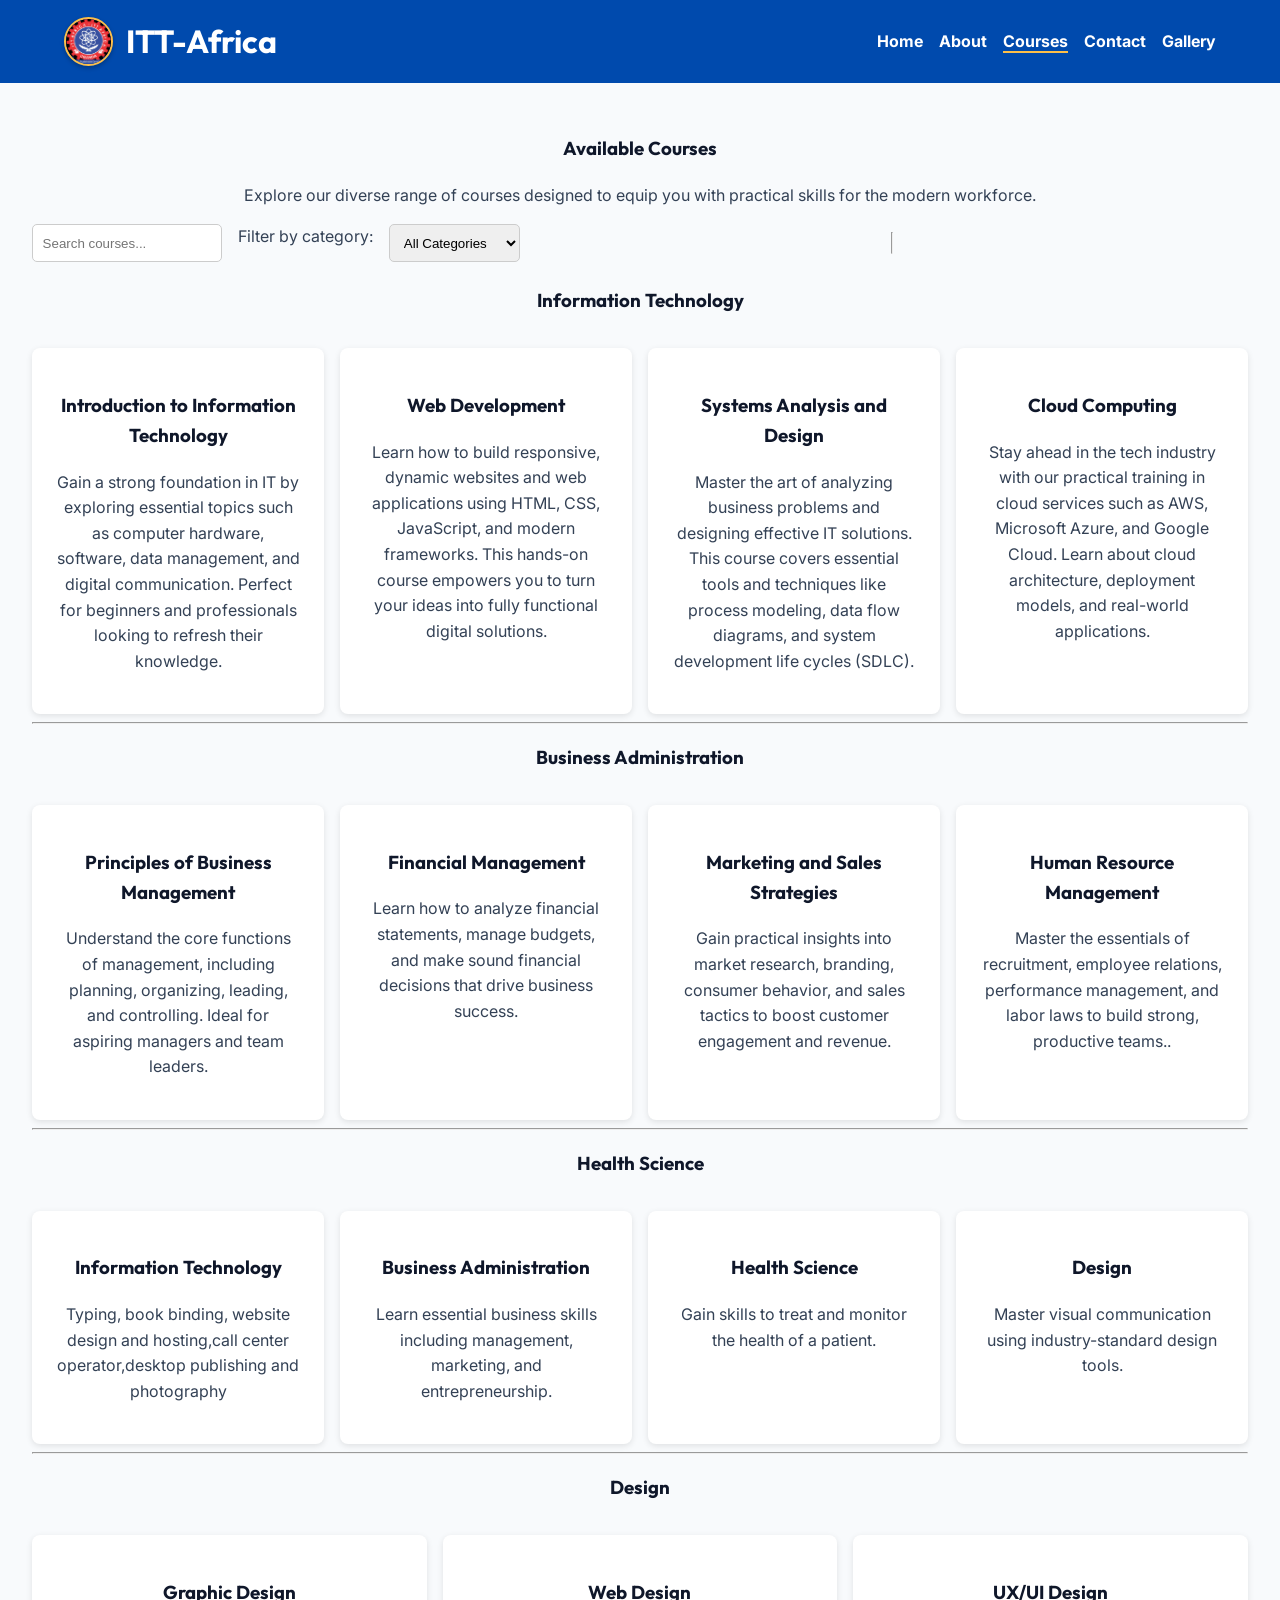
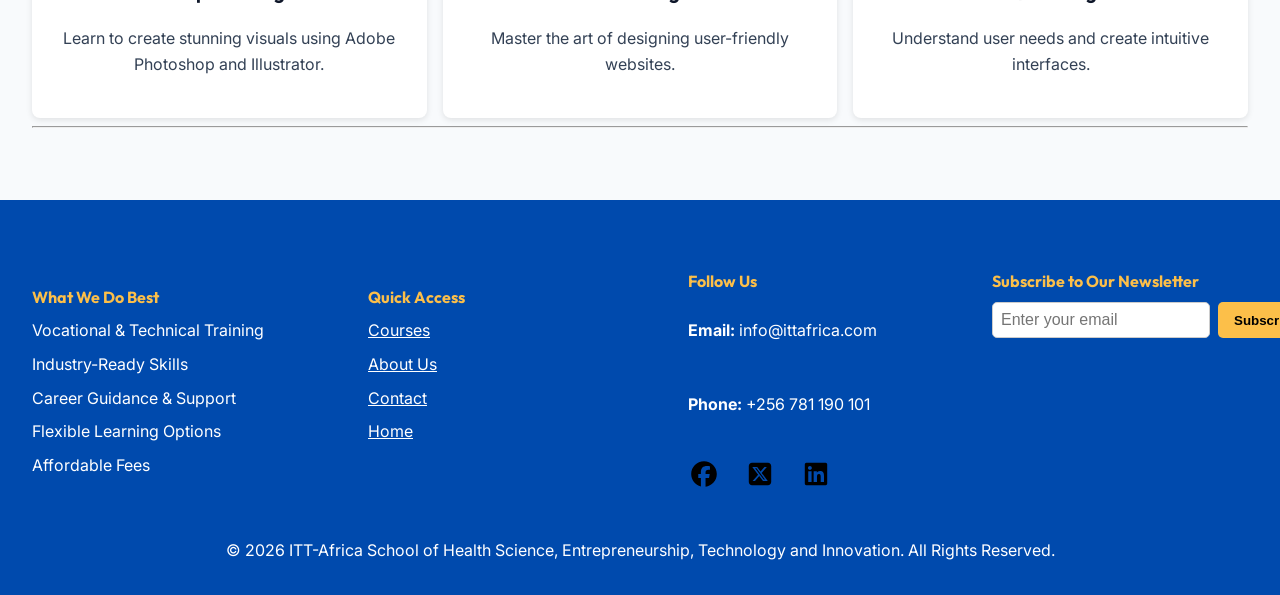
<file: ITT_AFRICA-main/courses.html>
<!DOCTYPE html>
<html lang="en">
<head>
  <meta charset="UTF-8">
  <meta name="viewport" content="width=device-width, initial-scale=1.0">
  <title>Courses - ITT-Africa</title>
  <link rel="stylesheet" href="style.css">
  <link rel="icon" type="image/jpeg" href="images/logo.jpeg">
  <script src="script.js" defer></script>
</head>
<body>
  <header>
    <div class="container">
      <h1 class="logo">
        <a href="index.html">
          <img src="images/logo.jpeg" alt="ITT AFRICA Logo">
          <span>ITT-Africa</span>
        </a>
      </h1>
      <nav>
        <ul class="nav-links">
          <li><a href="index.html">Home</a></li>
          <li><a href="about.html">About</a></li>
          <li><a href="courses.html" class="active">Courses</a></li>
          <li><a href="contact.html">Contact</a></li>
          <li><a href="gallery.html">Gallery</a></li>
        </ul>
        <button class="menu-toggle">☰</button>
      </nav>
    </div>
  </header>

  <main class="page">
    <div>
        <h3>Available Courses</h3>
        <p>Explore our diverse range of courses designed to equip you with practical skills for the modern workforce.</p>
      </div>


    <div class="search-filter">
      <input type="text" id="searchBar" placeholder="Search courses...">
      <label for="categoryFilter">Filter by category:</label>
      <select id="categoryFilter">
        <option value="all">All Categories</option>
        <option value="tech">Technology</option>
        <option value="business">Health Science</option>
        <option value="design">Design</option>
      </select>

      <hr>
    </div>
    <h3>Information Technology</h3>
    <div class="grid" id="coursesGrid">
      <article class="card" data-category="tech" data-keywords="information communication technology(ict)">
        <div>
          <h3>Introduction to Information Technology</h3>
        <p>Gain a strong foundation in IT by exploring essential topics such as computer hardware, software, data management, and digital communication. Perfect for beginners and professionals looking to refresh their knowledge.</p>
        </div>
      </article>
      <article class="card" data-category="business" data-keywords="business administration management">
        <h3>Web Development</h3>
        <p>Learn how to build responsive, dynamic websites and web applications using HTML, CSS, JavaScript, and modern frameworks. This hands-on course empowers you to turn your ideas into fully functional digital solutions.</p>
      </article>

      <article class="card" data-category="business" data-keywords="science and healthskills">
        <h3>Systems Analysis and Design</h3>
        <p>Master the art of analyzing business problems and designing effective IT solutions. This course covers essential tools and techniques like process modeling, data flow diagrams, and system development life cycles (SDLC).</p>
      </article>
      <article class="card" data-category="design" data-keywords="graphic design adobe photoshop illustrator">
        <h3>Cloud Computing</h3>
        <p>Stay ahead in the tech industry with our practical training in cloud services such as AWS, Microsoft Azure, and Google Cloud. Learn about cloud architecture, deployment models, and real-world applications.</p>
    </div>
    <hr>

    <h3>Business Administration</h3>
    <div class="grid" id="coursesGrid">
      <article class="card" data-category="tech" data-keywords="information communication technology(ict)">
        <div>
          <h3>Principles of Business Management</h3>
        <p>Understand the core functions of management, including planning, organizing, leading, and controlling. Ideal for aspiring managers and team leaders.</p>
        </div>
      </article>
      <article class="card" data-category="business" data-keywords="business administration management">
        <h3>Financial Management</h3>
        <p>Learn how to analyze financial statements, manage budgets, and make sound financial decisions that drive business success.</p>
      </article>

      <article class="card" data-category="business" data-keywords="science and healthskills">
        <h3>Marketing and Sales Strategies</h3>
        <p>Gain practical insights into market research, branding, consumer behavior, and sales tactics to boost customer engagement and revenue.</p>
      </article>
      <article class="card" data-category="design" data-keywords="graphic design adobe photoshop illustrator">
        <h3>Human Resource Management</h3>
        <p>Master the essentials of recruitment, employee relations, performance management, and labor laws to build strong, productive teams..</p>
      </article>
    </div>
    <hr>
     
    <h3>Health Science</h3>
    <div class="grid" id="coursesGrid">
      <article class="card" data-category="tech" data-keywords="information communication technology(ict)">
        <div>
          <h3>Information Technology</h3>
        <p>Typing, book binding, website design and hosting,call center operator,desktop publishing and photography</p>
        </div>
      </article>
      <article class="card" data-category="business" data-keywords="business administration management">
        <h3>Business Administration</h3>
        <p>Learn essential business skills including management, marketing, and entrepreneurship.</p>
      </article>

      <article class="card" data-category="business" data-keywords="science and healthskills">
        <h3>Health Science</h3>
        <p>Gain skills to treat and monitor the health of a patient.</p>
      </article>
      <article class="card" data-category="design" data-keywords="graphic design adobe photoshop illustrator">
        <h3>Design</h3>
        <p>Master visual communication using industry-standard design tools.</p>
    </div>
    <hr>

    <h3>Design</h3>
    <div class="grid" id="coursesGrid">
      <article class="card" data-category="design" data-keywords="graphic design adobe photoshop illustrator">
        <h3>Graphic Design</h3>
        <p>Learn to create stunning visuals using Adobe Photoshop and Illustrator.</p>
      </article>
      <article class="card" data-category="design" data-keywords="web design user experience">
        <h3>Web Design</h3>
        <p>Master the art of designing user-friendly websites.</p>
      </article>
      <article class="card" data-category="design" data-keywords="ux/ui design prototyping">
        <h3>UX/UI Design</h3>
        <p>Understand user needs and create intuitive interfaces.</p>
      </article>
    </div>
    <hr>
  </main>

  <footer>
    <div class="footer-container">
      <div class="footer-main-flex">
        <div class="footer-best">
          <h4>What We Do Best</h4>
          <ul>
            <li>Vocational & Technical Training</li>
            <li>Industry-Ready Skills</li>
            <li>Career Guidance & Support</li>
            <li>Flexible Learning Options</li>
            <li>Affordable Fees</li>
          </ul>
        </div>
        <div class="footer-quick">
          <h4>Quick Access</h4>
          <ul>
            <li><a href="courses.html">Courses</a></li>
            <li><a href="about.html">About Us</a></li>
            <li><a href="contact.html">Contact</a></li>
            <li><a href="index.html">Home</a></li>
          </ul>
        </div>
        <div class="footer-social">
          <h4>Follow Us</h4>
          <div class="footer-social-icons">
            <p><strong>Email:</strong> info@ittafrica.com</p>
            <p><strong>Phone:</strong> +256 781 190 101</p>
            <div class="footer-social-icons-grid">
              <a href="#" title="Facebook"><img src="assets/facebook.svg" alt="Facebook" /></a>
              <a href="#" title="X"><img src="assets/square-x-twitter-brands-solid-full.svg" alt="X" /></a>
              <a href="#" title="LinkedIn"><img src="assets/linkedin.svg" alt="LinkedIn" /></a>
            </div>
          </div>
        </div>
        <div class="footer-newsletter">
          <h4>Subscribe to Our Newsletter</h4>
          <form class="newsletter-form">
            <input type="email" placeholder="Enter your email" required>
            <button type="submit" class="btn">Subscribe</button>
          </form>
        </div>
      </div>
    </div>
    <div class="footer-bottom">
      <p>© 2026 ITT-Africa School of Health Science, Entrepreneurship, Technology and Innovation. All Rights Reserved.</p>
    </div>
  </footer>
</body>
</html>
</file>
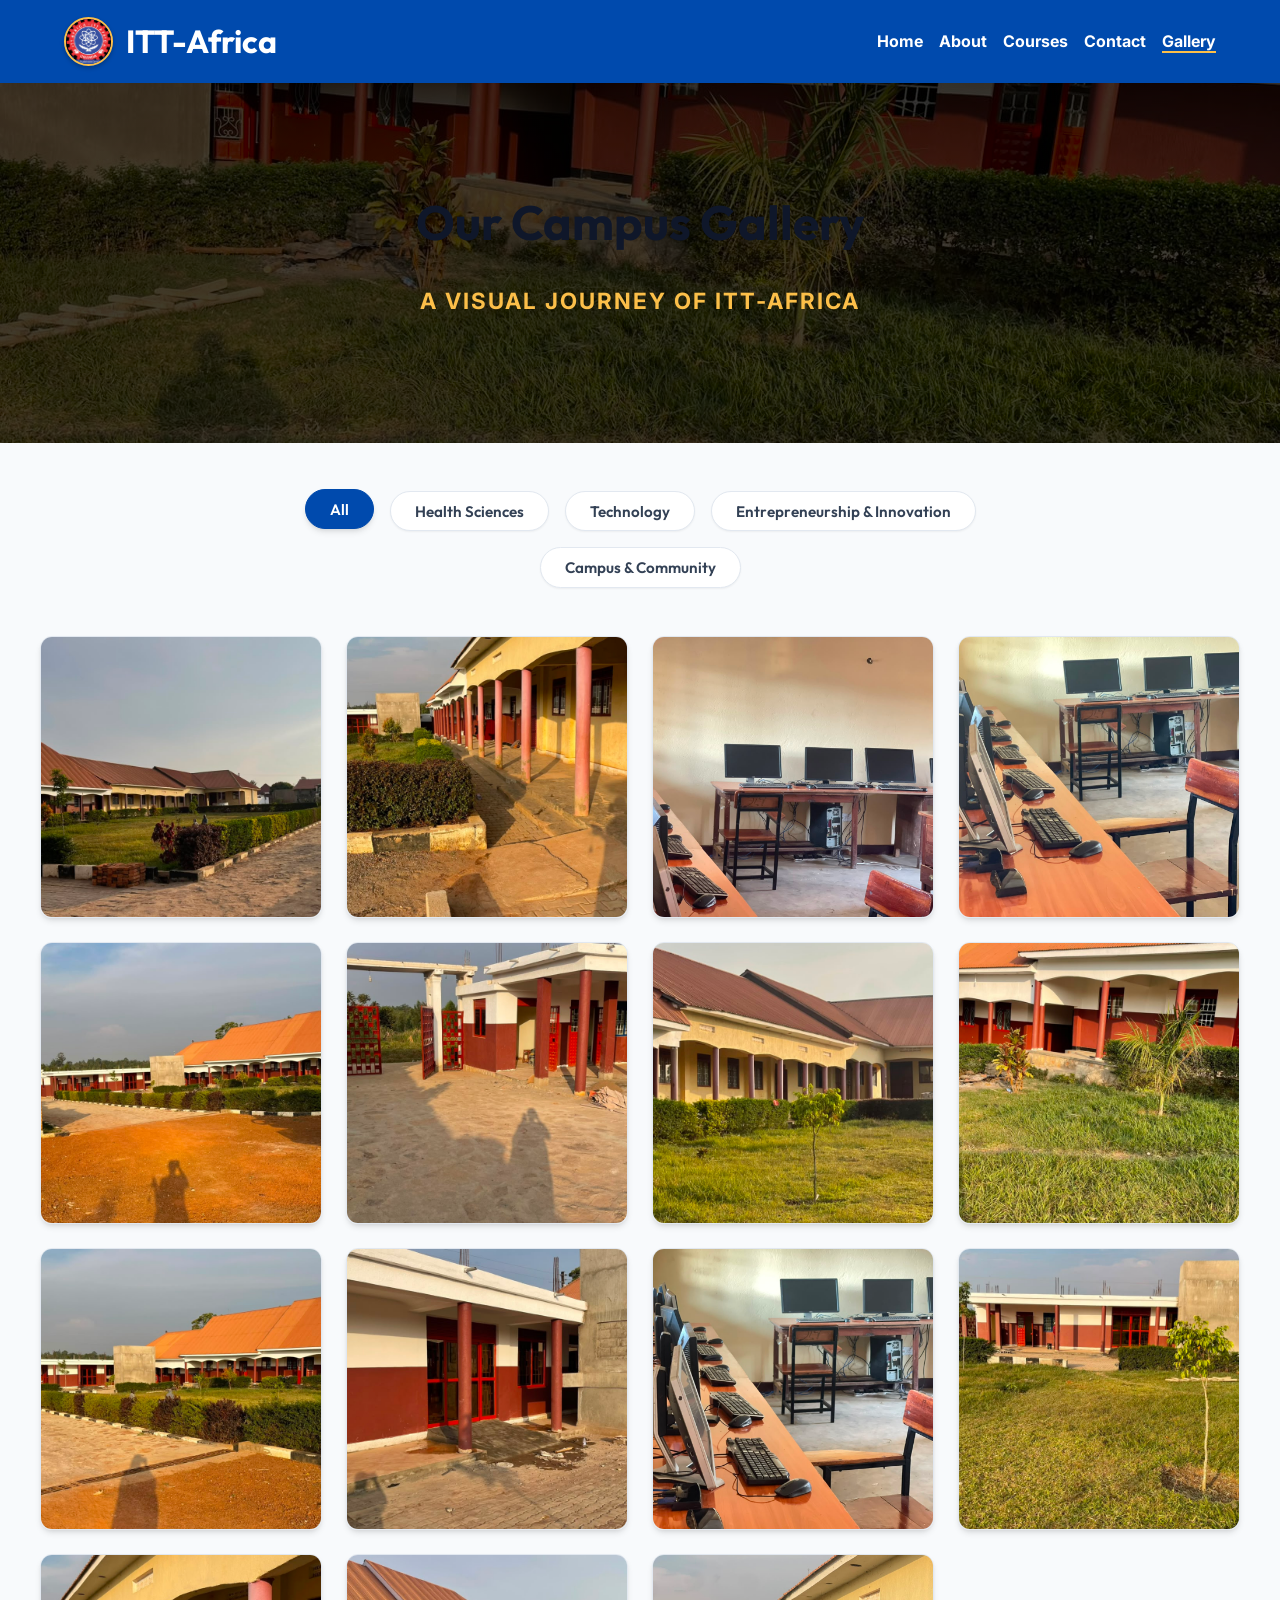
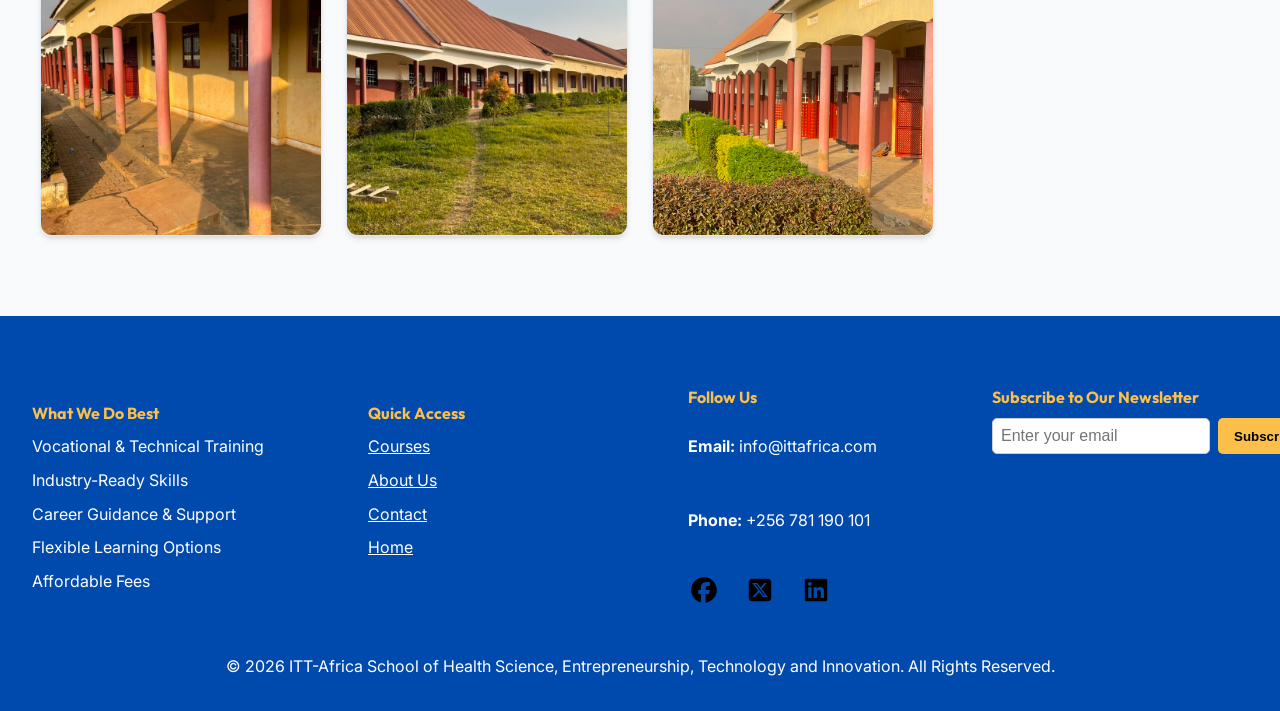
<file: ITT_AFRICA-main/gallery.html>
<!DOCTYPE html>
<html lang="en">
<head>
  <meta charset="UTF-8">
  <meta name="viewport" content="width=device-width, initial-scale=1.0">
  <title>Our Gallery - ITT-Africa</title>
  <link rel="stylesheet" href="style.css">
  <link rel="icon" type="image/jpeg" href="images/logo.jpeg">
  <script src="script.js" defer></script>
</head>
<body>
  <header>
    <div class="container">
      <h1 class="logo">
        <a href="index.html">
          <img src="images/logo.jpeg" alt="ITT AFRICA Logo">
          <span>ITT-Africa</span>
        </a>
      </h1>
      <nav>
        <ul class="nav-links">
          <li><a href="index.html">Home</a></li>
          <li><a href="about.html">About</a></li>
          <li><a href="courses.html">Courses</a></li>
          <li><a href="contact.html">Contact</a></li>
          <li><a href="gallery.html" class="active">Gallery</a></li>
        </ul>
        <button class="menu-toggle">☰</button>
      </nav>
    </div>
  </header>
  <main>
    <!-- Gallery Hero -->
    <section class="hero" style="background: linear-gradient(rgba(0, 0, 0, 0.75), rgba(0, 0, 0, 0.75)), url('images/IMG-20260713-WA0008.jpg') no-repeat center center/cover; min-height: 40vh; height: auto; padding: 4rem 2rem;">
      <div class="hero-text">
        <h2>Our Campus Gallery</h2>
        <p class="lead" style="font-size: 1.4rem; font-weight: 700; color: var(--accent); letter-spacing: 2px; text-transform: uppercase;">A Visual Journey of ITT-Africa</p>
      </div>
    </section>

    <!-- Filters Section -->
    <div class="gallery-filters">
      <button class="filter-btn active" data-filter="all">All</button>
      <button class="filter-btn" data-filter="health">Health Sciences</button>
      <button class="filter-btn" data-filter="tech">Technology</button>
      <button class="filter-btn" data-filter="entrepreneurship">Entrepreneurship & Innovation</button>
      <button class="filter-btn" data-filter="campus">Campus & Community</button>
    </div>

    <!-- Gallery Grid -->
    <section style="max-width: 1200px; margin: 0 auto 5rem auto; padding: 0 1rem;">
      <div class="gallery-grid" style="display: grid; grid-template-columns: repeat(auto-fill, minmax(280px, 1fr)); gap: 1.5rem;">
        
        <div class="gallery-item-wrapper" data-category="health" style="transition: opacity 0.4s ease, transform 0.4s ease; opacity: 1; transform: scale(1);">
          <div class="gallery-item">
            <img src="images/IMG-20260713-WA0001.jpg" alt="Health Sciences Practical Session">
            <div class="gallery-caption">Health Sciences Practical Session</div>
          </div>
        </div>

        <div class="gallery-item-wrapper" data-category="tech" style="transition: opacity 0.4s ease, transform 0.4s ease; opacity: 1; transform: scale(1);">
          <div class="gallery-item">
            <img src="images/IMG-20260713-WA0002.jpg" alt="Computer & Tech Training Lab">
            <div class="gallery-caption">Computer & Tech Training Lab</div>
          </div>
        </div>

        <div class="gallery-item-wrapper" data-category="tech" style="transition: opacity 0.4s ease, transform 0.4s ease; opacity: 1; transform: scale(1);">
          <div class="gallery-item">
            <img src="images/IMG-20260713-WA0003.jpg" alt="Competency-Based Learning Exercises">
            <div class="gallery-caption">Competency-Based Learning Exercises</div>
          </div>
        </div>

        <div class="gallery-item-wrapper" data-category="health" style="transition: opacity 0.4s ease, transform 0.4s ease; opacity: 1; transform: scale(1);">
          <div class="gallery-item">
            <img src="images/IMG-20260713-WA0004.jpg" alt="Practical Nursing and Clinical Demo">
            <div class="gallery-caption">Practical Nursing and Clinical Demo</div>
          </div>
        </div>

        <div class="gallery-item-wrapper" data-category="campus" style="transition: opacity 0.4s ease, transform 0.4s ease; opacity: 1; transform: scale(1);">
          <div class="gallery-item">
            <img src="images/IMG-20260713-WA0005.jpg" alt="Students Collaborative Discussion">
            <div class="gallery-caption">Students Collaborative Discussion</div>
          </div>
        </div>

        <div class="gallery-item-wrapper" data-category="entrepreneurship" style="transition: opacity 0.4s ease, transform 0.4s ease; opacity: 1; transform: scale(1);">
          <div class="gallery-item">
            <img src="images/IMG-20260713-WA0006.jpg" alt="Entrepreneurship Training Workshop">
            <div class="gallery-caption">Entrepreneurship Training Workshop</div>
          </div>
        </div>

        <div class="gallery-item-wrapper" data-category="entrepreneurship" style="transition: opacity 0.4s ease, transform 0.4s ease; opacity: 1; transform: scale(1);">
          <div class="gallery-item">
            <img src="images/IMG-20260713-WA0007.jpg" alt="Innovation and Problem Solving Tasks">
            <div class="gallery-caption">Innovation and Problem Solving Tasks</div>
          </div>
        </div>

        <div class="gallery-item-wrapper" data-category="campus" style="transition: opacity 0.4s ease, transform 0.4s ease; opacity: 1; transform: scale(1);">
          <div class="gallery-item">
            <img src="images/IMG-20260713-WA0008.jpg" alt="ITT-Africa Main Campus Life">
            <div class="gallery-caption">ITT-Africa Main Campus Life</div>
          </div>
        </div>

        <div class="gallery-item-wrapper" data-category="campus" style="transition: opacity 0.4s ease, transform 0.4s ease; opacity: 1; transform: scale(1);">
          <div class="gallery-item">
            <img src="images/IMG-20260713-WA0009.jpg" alt="Vocational Hands-On Exercises">
            <div class="gallery-caption">Vocational Hands-On Exercises</div>
          </div>
        </div>

        <div class="gallery-item-wrapper" data-category="health" style="transition: opacity 0.4s ease, transform 0.4s ease; opacity: 1; transform: scale(1);">
          <div class="gallery-item">
            <img src="images/IMG-20260713-WA0011.jpg" alt="Health & Sanitation Demonstrations">
            <div class="gallery-caption">Health & Sanitation Demonstrations</div>
          </div>
        </div>

        <div class="gallery-item-wrapper" data-category="tech" style="transition: opacity 0.4s ease, transform 0.4s ease; opacity: 1; transform: scale(1);">
          <div class="gallery-item">
            <img src="images/IMG-20260713-WA0012.jpg" alt="Digital Technology Workshop">
            <div class="gallery-caption">Digital Technology Workshop</div>
          </div>
        </div>

        <div class="gallery-item-wrapper" data-category="campus" style="transition: opacity 0.4s ease, transform 0.4s ease; opacity: 1; transform: scale(1);">
          <div class="gallery-item">
            <img src="images/IMG-20260713-WA0013.jpg" alt="Empowering Vulnerable Youth Programs">
            <div class="gallery-caption">Empowering Vulnerable Youth Programs</div>
          </div>
        </div>

        <div class="gallery-item-wrapper" data-category="health" style="transition: opacity 0.4s ease, transform 0.4s ease; opacity: 1; transform: scale(1);">
          <div class="gallery-item">
            <img src="images/IMG-20260713-WA0014.jpg" alt="Professional Nursing Instruction">
            <div class="gallery-caption">Professional Nursing Instruction</div>
          </div>
        </div>

        <div class="gallery-item-wrapper" data-category="tech" style="transition: opacity 0.4s ease, transform 0.4s ease; opacity: 1; transform: scale(1);">
          <div class="gallery-item">
            <img src="images/IMG-20260713-WA0015.jpg" alt="Creative Designing & Technology Lab">
            <div class="gallery-caption">Creative Designing & Technology Lab</div>
          </div>
        </div>

        <div class="gallery-item-wrapper" data-category="entrepreneurship" style="transition: opacity 0.4s ease, transform 0.4s ease; opacity: 1; transform: scale(1);">
          <div class="gallery-item">
            <img src="images/IMG-20260713-WA0016.jpg" alt="Leadership Coaching and Mentorship">
            <div class="gallery-caption">Leadership Coaching and Mentorship</div>
          </div>
        </div>

      </div>
    </section>

    <!-- JavaScript for Interactive Gallery Filtering -->
    <script>
      document.addEventListener('DOMContentLoaded', () => {
        const filterBtns = document.querySelectorAll('.filter-btn');
        const galleryItems = document.querySelectorAll('.gallery-item-wrapper');

        filterBtns.forEach(btn => {
          btn.addEventListener('click', () => {
            filterBtns.forEach(b => b.classList.remove('active'));
            btn.classList.add('active');

            const filterValue = btn.getAttribute('data-filter');

            galleryItems.forEach(item => {
              if (filterValue === 'all' || item.getAttribute('data-category') === filterValue) {
                item.style.display = 'block';
                // Trigger reflow to enable transition
                item.offsetHeight;
                item.style.opacity = '1';
                item.style.transform = 'scale(1)';
              } else {
                item.style.opacity = '0';
                item.style.transform = 'scale(0.95)';
                setTimeout(() => {
                  if (item.style.opacity === '0') {
                    item.style.display = 'none';
                  }
                }, 400);
              }
            });
          });
        });
      });
    </script>
  </main>
  <footer>
    <div class="footer-container">
      <div class="footer-main-flex">
        <div class="footer-best">
          <h4>What We Do Best</h4>
          <ul>
            <li>Vocational & Technical Training</li>
            <li>Industry-Ready Skills</li>
            <li>Career Guidance & Support</li>
            <li>Flexible Learning Options</li>
            <li>Affordable Fees</li>
          </ul>
        </div>
        <div class="footer-quick">
          <h4>Quick Access</h4>
          <ul>
            <li><a href="courses.html">Courses</a></li>
            <li><a href="about.html">About Us</a></li>
            <li><a href="contact.html">Contact</a></li>
            <li><a href="index.html">Home</a></li>
          </ul>
        </div>
        <div class="footer-social">
          <h4>Follow Us</h4>
          <div class="footer-social-icons">
            <p><strong>Email:</strong> info@ittafrica.com</p>
            <p><strong>Phone:</strong> +256 781 190 101</p>
            <div class="footer-social-icons-grid">
              <a href="#" title="Facebook"><img src="assets/facebook.svg" alt="Facebook" /></a>
              <a href="#" title="X"><img src="assets/square-x-twitter-brands-solid-full.svg" alt="X" /></a>
              <a href="#" title="LinkedIn"><img src="assets/linkedin.svg" alt="LinkedIn" /></a>
            </div>
          </div>
        </div>
        <div class="footer-newsletter">
          <h4>Subscribe to Our Newsletter</h4>
          <form class="newsletter-form">
            <input type="email" placeholder="Enter your email" required>
            <button type="submit" class="btn">Subscribe</button>
          </form>
        </div>
      </div>
    </div>
    <div class="footer-bottom">
      <p>© 2026 ITT-Africa School of Health Science, Entrepreneurship, Technology and Innovation. All Rights Reserved.</p>
    </div>
  </footer>
</body>
</html>
</file>
<file: ITT_AFRICA-main/style.css>
@import url('https://fonts.googleapis.com/css2?family=Inter:wght@300;400;500;600;700;800&family=Outfit:wght@300;400;500;600;700;800&display=swap');

.footer-social-icons-grid {
  display: grid;
  grid-template-columns: repeat(3, 40px);
  gap: 1rem;
  justify-content: start;
  align-items: center;
  margin-top: 0.5rem;
}
.footer-social-icons-grid a img {
  width: 32px;
  height: 32px;
}
.gallery-preview img {
  width: 200px;
  height: auto;
  border-radius: 8px;
  margin: 0 10px;
}
.footer-social-icons {
  display: flex;
  flex-direction: column;
  align-items: flex-start;
  gap: 0.5rem;
}
/* Footer grid layout */
.footer-grid {
  display: grid;
  grid-template-columns: repeat(4, 1fr);
  gap: 2rem;
  margin: 0;
  width: 100vw;
  max-width: 100vw;
  box-sizing: border-box;
  background: var(--primary);
  color: #fff;
  padding: 2rem 0;
}
.footer-grid > div {
  min-width: 180px;
}
@media (max-width: 900px) {
  .footer-grid {
    grid-template-columns: 1fr 1fr;
    gap: 1.5rem;
  }
}
@media (max-width: 600px) {
  .footer-grid {
    grid-template-columns: 1fr;
    gap: 1rem;
  }
}
/* Footer container flex layout for all child divs */
.footer-container {
  display: flex;
  flex-wrap: wrap;
  justify-content: space-between;
  align-items: flex-start;
  gap: 2rem;
}
.footer-container > div {
  flex: 1 1 220px;
  min-width: 180px;
  margin-bottom: 1rem;
}
@media (max-width: 900px) {
  .footer-container {
    flex-direction: column;
    align-items: center;
    gap: 1.5rem;
  }
  .footer-container > div {
    text-align: center;
  }
}
/* Footer main flex layout */
.footer-main-flex {
  display: flex;
  justify-content: space-between;
  align-items: flex-start;
  gap: 2rem;
  flex-wrap: wrap;
  margin: 2rem 0;
}
.footer-main-flex > div {
  flex: 1 1 220px;
  min-width: 180px;
  margin-bottom: 1rem;
}
.footer-newsletter {
  text-align: left;
}
.footer-newsletter h4 {
  color: var(--accent);
  margin-bottom: 0.5rem;
}
.newsletter-form {
  display: flex;
  gap: 0.5rem;
}
.newsletter-form input[type="email"] {
  padding: 0.5rem;
  border-radius: 5px;
  border: 1px solid #ccc;
  font-size: 1rem;
}
.newsletter-form button {
  padding: 0.5rem 1rem;
  border-radius: 5px;
  background: var(--accent);
  color: #000;
  border: none;
  font-weight: bold;
  cursor: pointer;
}
@media (max-width: 900px) {
  .footer-main-flex {
    flex-direction: column;
    align-items: center;
    gap: 1.5rem;
  }
  .footer-main-flex > div {
    text-align: center;
  }
  .footer-newsletter {
    text-align: center;
  }
}
.footer-social {
  text-align: left;
}
.footer-social h4 {
  color: var(--accent);
  margin-bottom: 0.5rem;
}
.footer-social-icons {
  display: flex;
  gap: 1rem;
  margin-top: 0.5rem;
}
.footer-social-icons a img {
  width: 32px;
  height: 32px;
  vertical-align: middle;
}
@media (max-width: 900px) {
  .footer-main-flex {
    flex-direction: column;
    align-items: center;
    gap: 1.5rem;
  }
  .footer-main-flex > div {
    text-align: center;
  }
  .footer-social {
    text-align: center;
  }
}
/* Footer Best & Quick Access */
.footer-best, .footer-quick {
  flex: 1 1 180px;
  margin: 1rem;
  text-align: left;
}
.footer-best h4, .footer-quick h4 {
  margin-bottom: 0.5rem;
  color: var(--accent);
}
.footer-best ul, .footer-quick ul {
  list-style: none;
  padding: 0;
  margin: 0;
}
.footer-best li, .footer-quick li {
  margin-bottom: 0.5rem;
  font-size: 1rem;
}
.footer-quick a {
  color: #fff;
  text-decoration: underline;
}
.footer-quick a:hover {
  color: var(--accent);
}
@media (max-width: 800px) {
  .footer-best, .footer-quick {
    text-align: center;
    margin: 1rem 0;
  }
}
/* Assurance and Message Form Section */
.assurance-message-section {
  display: flex;
  gap: 3rem;
  width: 90%;
  max-width: 1200px;
  margin: 4rem auto;
  min-height: auto;
  box-sizing: border-box;
}
.assurance-card {
  flex: 1;
  background: var(--primary);
  color: #fff;
  border-radius: 12px;
  padding: 3rem 2.5rem;
  box-shadow: 0 8px 24px rgba(0, 0, 0, 0.1);
  display: flex;
  flex-direction: column;
  justify-content: center;
}
.assurance-card h2 {
  color: #fff;
  font-size: 2.2rem;
  margin-top: 0;
  margin-bottom: 1rem;
}
.assurance-subtitle {
  color: rgba(255, 255, 255, 0.85);
  font-size: 1.1rem;
  margin-bottom: 2rem;
}
.assurance-list {
  list-style: none;
  padding: 0;
  margin: 0;
  text-align: left;
}
.assurance-list li {
  margin-bottom: 1.2rem;
  font-size: 1.1rem;
  display: flex;
  align-items: center;
  gap: 0.8rem;
}
.check-icon {
  background: var(--accent);
  color: #000;
  width: 24px;
  height: 24px;
  border-radius: 50%;
  display: inline-flex;
  align-items: center;
  justify-content: center;
  font-weight: bold;
  font-size: 0.9rem;
  flex-shrink: 0;
}
.message-form {
  flex: 1;
  background: #fff;
  border-radius: 12px;
  padding: 3rem 2.5rem;
  box-shadow: 0 8px 24px rgba(0, 0, 0, 0.1);
  border: 1px solid rgba(0, 0, 0, 0.05);
  display: flex;
  flex-direction: column;
  gap: 1rem;
  justify-content: center;
}
.message-form h2 {
  font-size: 2.2rem;
  margin-top: 0;
  margin-bottom: 1.5rem;
  color: var(--primary);
}
.form-group {
  display: flex;
  flex-direction: column;
  text-align: left;
  gap: 0.5rem;
}
.form-group label {
  font-weight: bold;
  font-size: 0.95rem;
  color: var(--dark);
}
.form-group input,
.form-group textarea {
  padding: 0.8rem 1rem;
  border: 1.5px solid #ddd;
  border-radius: 6px;
  font-size: 1rem;
  transition: border-color 0.3s ease;
}
.form-group input:focus,
.form-group textarea:focus {
  border-color: var(--primary);
  outline: none;
}
.message-form button {
  align-self: flex-start;
  margin-top: 1rem;
}
@media (max-width: 900px) {
  .assurance-message-section {
    flex-direction: column;
    gap: 2rem;
    width: 90%;
    margin: 2rem auto;
  }
}
/* Testimonial Slider Styles */
.testimonial-slider {
  position: relative;
  max-width: 500px;
  margin: 2rem auto;
  overflow: hidden;
}
.testimonial-slide {
  display: none;
  background: #fff;
  padding: 1.5rem;
  border-radius: 8px;
  box-shadow: 0 2px 6px rgba(0,0,0,0.1);
  text-align: center;
  transition: opacity 0.5s ease, transform 0.5s ease;
  opacity: 0;
  position: absolute;
  width: 100%;
  left: 0;
  top: 0;
}
.testimonial-slide.active {
  display: block;
  opacity: 1;
  position: relative;
  transform: translateY(0);
}
.testimonial-slider button {
  position: absolute;
  top: 50%;
  transform: translateY(-50%);
  background: var(--primary);
  color: #fff;
  border: none;
  font-size: 2rem;
  padding: 0.3rem 0.8rem;
  border-radius: 50%;
  cursor: pointer;
  z-index: 2;
  opacity: 0.7;
}
.testimonial-slider .testimonial-prev {
  left: 10px;
}
.testimonial-slider .testimonial-next {
  right: 10px;
}
.testimonial-slider button:hover {
  opacity: 1;
  background: var(--accent);
  color: #000;
}

/* ===== Global Styles ===== */
:root {
  --primary: #004aad;
  --primary-rgb: 0, 74, 173;
  --accent: #fcbf49;
  --accent-rgb: 252, 191, 73;
  --light: #f8fafc;
  --dark: #0f172a;
  --text: #334155;
  --text-light: #64748b;
  --white: #ffffff;
  --gray-light: #f1f5f9;
  --gray-mid: #e2e8f0;
  --font-sans: 'Inter', system-ui, -apple-system, sans-serif;
  --font-title: 'Outfit', system-ui, -apple-system, sans-serif;
  --shadow-sm: 0 1px 2px 0 rgba(0, 0, 0, 0.05);
  --shadow-md: 0 4px 6px -1px rgba(0, 0, 0, 0.1), 0 2px 4px -2px rgba(0, 0, 0, 0.1);
  --shadow-lg: 0 10px 15px -3px rgba(0, 0, 0, 0.1), 0 4px 6px -4px rgba(0, 0, 0, 0.1);
  --shadow-xl: 0 20px 25px -5px rgba(0, 0, 0, 0.1), 0 8px 10px -6px rgba(0, 0, 0, 0.1);
  --radius: 12px;
  --radius-sm: 8px;
  --radius-lg: 16px;
  --radius-xl: 24px;
}

body {
  margin: 0;
  font-family: var(--font-sans);
  font-size: 1rem;
  line-height: 1.6;
  background: var(--light);
  color: var(--text);
}

h1, h2, h3, h4, h5, h6 {
  font-family: var(--font-title);
  color: var(--dark);
  font-weight: 700;
}

/* Header */
header {
  background: var(--primary);
  color: #fff;
  padding: 1rem 0;
  position: relative;
  z-index: 100;
}

header .container {
  display: flex;
  justify-content: space-between;
  align-items: center;
  width: 90%;
  margin: auto;
}

.logo {
  margin: 0;
}

.logo a {
  display: flex;
  align-items: center;
  gap: 0.8rem;
  text-decoration: none;
  color: #fff;
}

.logo img {
  height: 45px;
  width: 45px;
  object-fit: cover;
  border-radius: 50%;
  border: 2px solid var(--accent);
  box-shadow: 0 2px 4px rgba(0, 0, 0, 0.25);
  transition: transform 0.3s ease, border-color 0.3s ease;
}

.logo a:hover img {
  transform: scale(1.08);
  border-color: #fff;
}

nav ul {
  list-style: none;
  display: flex;
  gap: 1rem;
  padding: 0;
  margin: 0;
}

nav a {
  color: #fff;
  text-decoration: none;
  font-weight: bold;
}

nav a.active {
  border-bottom: 2px solid var(--accent);
}

.menu-toggle {
  display: none;
  background: none;
  border: none;
  color: #fff;
  font-size: 1.8rem;
  cursor: pointer;
  padding: 0.5rem;
  line-height: 1;
  transition: transform 0.2s ease, color 0.2s ease;
}

.menu-toggle:hover, .menu-toggle:focus {
  color: var(--accent);
  transform: scale(1.1);
  outline: none;
}

/* Hero Section */
.hero {
  background: linear-gradient(rgba(0, 0, 0, 0.6), rgba(0, 0, 0, 0.6)), url('images/HERO.jpg') no-repeat center center/cover;
  color: #fff;
  min-height: 100vh;
  display: flex;
  flex-direction: column;
  justify-content: center;
  align-items: center;
  padding: 2rem;
  box-sizing: border-box;
  text-align: center;
}

.hero-text, .hero_text {
  max-width: 800px;
  margin: 1.5rem auto;
}

.hero-text p, .hero_text p {
  font-size: 1.2rem;
  margin-bottom: 1.5rem;
}

.hero .btn {
  background: var(--accent);
  padding: 0.8rem 1.5rem;
  text-decoration: none;
  color: #000;
  font-weight: bold;
  border-radius: 5px;
  display: inline-block;
  transition: transform 0.2s ease, background 0.2s ease;
}

.hero .btn:hover {
  transform: scale(1.05);
}

/* Features & Cards */
.features, .page {
  padding: 2rem;
  text-align: center;
}

.grid {
  display: grid;
  grid-template-columns: repeat(auto-fit, minmax(250px, 1fr));
  gap: 1rem;
  margin-top: 2rem;
}

.card {
  background: #fff;
  padding: 1.5rem;
  border-radius: 8px;
  box-shadow: 0 2px 6px rgba(0,0,0,0.1);
}

/* Search & Filter */
.search-filter {
  display: flex;
  gap: 1rem;
  margin-bottom: 1.5rem;
}

.search-filter input,
.search-filter select {
  padding: 0.6rem;
  border: 1px solid #ccc;
  border-radius: 5px;
}

/* Contact Form */
.contact-form {
  display: flex;
  flex-direction: column;
  gap: 1rem;
  margin: 2rem auto;
  max-width: 500px;
}

.contact-form input,
.contact-form textarea {
  padding: 0.8rem;
  border: 1px solid #ccc;
  border-radius: 5px;
}

.btn {
  background: var(--primary);
  color: #fff;
  border: none;
  padding: 0.8rem;
  cursor: pointer;
  border-radius: 5px;
}

.btn:hover {
  background: var(--accent);
  color: #000;
}

.form-message {
  text-align: center;
  margin-top: 1rem;
  font-weight: bold;
}

/* Footer */
footer {
  background: var(--primary);
  color: #fff;
  text-align: center;
  padding: 1rem;
  margin-top: 2rem;
}

/* Responsive Nav */
@media(max-width: 768px) {
  nav ul {
    display: none;
    flex-direction: column;
    background: var(--primary);
    position: absolute;
    top: 100%;
    right: 5%;
    width: 200px;
    padding: 1rem;
    border-radius: 8px;
    box-shadow: 0 8px 16px rgba(0, 0, 0, 0.2);
    border: 1px solid rgba(255, 255, 255, 0.15);
    z-index: 1000;
  }

  nav ul.show {
    display: flex;
    animation: fadeInSlide 0.3s ease forwards;
  }

  .menu-toggle {
    display: block;
  }
}

/* Slide in animation for mobile dropdown */
@keyframes fadeInSlide {
  from {
    opacity: 0;
    transform: translateY(-10px);
  }
  to {
    opacity: 1;
    transform: translateY(0);
  }
}
.footer_container {
  width: 90%;
  margin: auto;
  display: flex;
  justify-content: space-between;
  align-items: center;
  flex-wrap: wrap;
}
.footer_container p {
  margin: 0.5rem 0;
}
.footer_container .social-icons {
  display: flex;
  gap: 1rem;
}
.footer_container .social-icons a {
  color: #fff;
  font-size: 1.5rem;
  text-decoration: none;
}
.footer_container .social-icons a:hover {
  color: var(--accent);
}
/* Additional Styles for Contact Page */
.contact-info {
  margin-top: 2rem;
  text-align: left;
}
.contact-info h3 {
  margin-bottom: 0.5rem;
}
.contact-info p {
  margin: 0.3rem 0;
}
.contact-info a {
  color: var(--primary);
  text-decoration: none;
}
.contact-info a:hover {
  text-decoration: underline;
}
.contact-form label {
  font-weight: bold;
}
.contact-form textarea {
  resize: vertical;
  min-height: 100px;
}
@media(max-width: 600px) {
  .footer_container {
    flex-direction: column;
    text-align: center;
  }
  .footer_container .social-icons {
    justify-content: center;
    margin-top: 1rem;
  }
}
.hero-text h1 {
  background-color: rgba(0, 0, 0, 0.5);
  padding: 1rem 2rem;
  border-radius: 10px;
}
.hero-text h1, .hero-text h2, .hero_text h2 {
  font-size: 3rem;
  margin-top: 0;
  margin-bottom: 1rem;
}
@media(max-width: 768px) {
  .hero-text h1, .hero-text h2, .hero_text h2 {
    font-size: 2.2rem;
  }
}
@media(max-width: 480px) {
  .hero-text h1, .hero-text h2, .hero_text h2 {
    font-size: 1.8rem;
  }
}
.testimonial {
  background: #fff;
  padding: 1.5rem;
  border-radius: 8px;
  box-shadow: 0 2px 6px rgba(0,0,0,0.1);
  text-align: center;
}
.testimonial img {
  border-radius: 50%;
  width: 80px;
  height: 80px;
  object-fit: cover;
  margin-bottom: 1rem;
}
.testimonial p {
  font-style: italic;
  margin-bottom: 1rem;
}
.testimonial h4 {
  margin: 0;
  font-weight: bold;
}
.testimonial h5 {
  margin: 0;
  color: var(--primary);
  font-weight: normal;
}
.testimonials-section {
  padding: 2rem;
  background: var(--light);
}
.testimonials-section h2 {
  text-align: center;
  margin-bottom: 2rem;
}
.testimonials-grid {
  display: grid;
  grid-template-columns: repeat(auto-fit, minmax(250px, 1fr));
  gap: 1.5rem;
}
@media(max-width: 600px) {
  .testimonials-grid {
    grid-template-columns: 1fr;
  }
}
/* Animation for testimonials */
@keyframes fadeInUp {
  from {
    opacity: 0;
    transform: translateY(20px);
  }
  to {
    opacity: 1;
    transform: translateY(0);
  }
}

/* ===== Homepage Redesign Styles ===== */

/* Section Tagline */
.section-tagline {
  display: block;
  font-size: 0.9rem;
  color: var(--accent);
  font-weight: bold;
  letter-spacing: 2px;
  text-transform: uppercase;
  margin-bottom: 0.5rem;
}

/* About Section */
.about {
  display: grid;
  grid-template-columns: 1fr 1fr;
  gap: 3rem;
  padding: 5rem 5%;
  align-items: center;
  background: #fff;
  max-width: 1200px;
  margin: 0 auto;
  box-sizing: border-box;
}

.about-image img {
  width: 100%;
  height: 400px;
  object-fit: cover;
  border-radius: 12px;
  box-shadow: 0 8px 24px rgba(0, 0, 0, 0.1);
}

.about-content {
  text-align: left;
}

.about-content h2 {
  font-size: 2.5rem;
  color: var(--primary);
  margin-top: 0;
  margin-bottom: 1.5rem;
}

.about-content .lead {
  font-size: 1.2rem;
  font-weight: bold;
  color: var(--dark);
  line-height: 1.5;
  margin-bottom: 1.5rem;
}

.about-content p {
  color: #666;
  margin-bottom: 1.5rem;
}

.about-highlight {
  background: var(--light);
  border-left: 4px solid var(--primary);
  padding: 1.2rem;
  border-radius: 0 8px 8px 0;
  margin-bottom: 2rem;
}

.about-highlight h4 {
  margin: 0 0 0.5rem 0;
  color: var(--primary);
  font-size: 1.1rem;
}

.about-highlight p {
  margin: 0;
  font-size: 0.95rem;
  color: #555;
}

.btn-secondary {
  background: var(--primary);
  color: #fff;
}

/* Why Choose Us Cards */
.features .grid {
  gap: 1.5rem;
}

.features .card {
  transition: transform 0.3s ease, box-shadow 0.3s ease;
  position: relative;
  overflow: hidden;
  border: 1px solid rgba(0, 0, 0, 0.05);
}

.features .card:hover {
  transform: translateY(-5px);
  box-shadow: 0 8px 20px rgba(0, 0, 0, 0.12);
}

.card-icon {
  font-size: 2.5rem;
  margin-bottom: 1rem;
}

/* Gallery Section Grid */
.gallery-section {
  padding: 5rem 5%;
  background: var(--light);
}

.gallery-preview-grid {
  display: grid;
  grid-template-columns: repeat(3, 1fr);
  gap: 1.5rem;
  margin: 2rem auto;
  max-width: 1200px;
}

.gallery-item {
  position: relative;
  overflow: hidden;
  border-radius: 10px;
  box-shadow: 0 4px 12px rgba(0, 0, 0, 0.08);
  height: 250px;
}

.gallery-item img {
  width: 100%;
  height: 100%;
  object-fit: cover;
  transition: transform 0.5s ease;
  display: block;
}

.gallery-item:hover img {
  transform: scale(1.08);
}

/* Responsiveness adjustments for newly added styles */
@media (max-width: 900px) {
  .about {
    grid-template-columns: 1fr;
    gap: 2rem;
    padding: 3rem 5%;
  }

  .about-image img {
    height: 300px;
  }

  .gallery-preview-grid {
    grid-template-columns: 1fr;
    gap: 1rem;
  }
  
  .gallery-item {
    height: 220px;
  }
}

/* ===== Build Your Future Section ===== */
.future-section {
  padding: 5rem 5%;
  background: var(--gray-light);
  text-align: center;
}

.future-section h2 {
  font-size: 2.5rem;
  color: var(--primary);
  margin-bottom: 0.5rem;
}

.future-section p.section-desc {
  max-width: 700px;
  margin: 0 auto 3rem auto;
  color: var(--text-light);
  font-size: 1.1rem;
}

.future-grid {
  display: grid;
  grid-template-columns: repeat(auto-fit, minmax(240px, 1fr));
  gap: 2rem;
  max-width: 1200px;
  margin: 0 auto;
}

.future-card {
  background: var(--white);
  padding: 2.5rem 2rem;
  border-radius: var(--radius);
  box-shadow: var(--shadow-md);
  transition: transform 0.3s ease, box-shadow 0.3s ease;
  border-top: 4px solid var(--primary);
  display: flex;
  flex-direction: column;
  align-items: center;
  text-align: center;
}

.future-card:hover {
  transform: translateY(-8px);
  box-shadow: var(--shadow-xl);
}

.future-icon {
  font-size: 3rem;
  margin-bottom: 1.5rem;
  background: rgba(0, 74, 173, 0.08);
  width: 70px;
  height: 70px;
  border-radius: 50%;
  display: flex;
  align-items: center;
  justify-content: center;
  color: var(--primary);
}

.future-card h3 {
  font-size: 1.3rem;
  margin-bottom: 1rem;
  color: var(--dark);
}

.future-card p {
  font-size: 0.95rem;
  color: var(--text-light);
  line-height: 1.5;
  margin: 0;
}

/* ===== Mission & Vision Section (About Page) ===== */
.mission-vision-section {
  display: grid;
  grid-template-columns: 1fr 1fr;
  gap: 3rem;
  max-width: 1200px;
  margin: 4rem auto;
  padding: 0 5%;
  box-sizing: border-box;
}

.mission-card, .vision-card {
  background: var(--white);
  padding: 3rem 2.5rem;
  border-radius: var(--radius-lg);
  box-shadow: var(--shadow-lg);
  border: 1px solid var(--gray-mid);
  position: relative;
  overflow: hidden;
}

.mission-card::before {
  content: '';
  position: absolute;
  top: 0;
  left: 0;
  width: 6px;
  height: 100%;
  background: var(--primary);
}

.vision-card::before {
  content: '';
  position: absolute;
  top: 0;
  left: 0;
  width: 6px;
  height: 100%;
  background: var(--accent);
}

.mission-card h3, .vision-card h3 {
  font-size: 2rem;
  margin-top: 0;
  margin-bottom: 1.2rem;
  display: flex;
  align-items: center;
  gap: 0.8rem;
}

.mission-card p, .vision-card p {
  color: var(--text);
  font-size: 1.15rem;
  line-height: 1.7;
  margin: 0;
}

/* ===== Core Values Grid (About Page) ===== */
.values-section {
  padding: 5rem 5%;
  background: var(--gray-light);
  text-align: center;
}

.values-section h2 {
  font-size: 2.5rem;
  color: var(--primary);
  margin-bottom: 3rem;
}

.values-grid {
  display: grid;
  grid-template-columns: repeat(auto-fit, minmax(280px, 1fr));
  gap: 2rem;
  max-width: 1200px;
  margin: 0 auto;
}

.value-card {
  background: var(--white);
  padding: 2.5rem 2rem;
  border-radius: var(--radius);
  box-shadow: var(--shadow-sm);
  border: 1px solid var(--gray-mid);
  transition: all 0.3s ease;
  text-align: left;
  display: flex;
  flex-direction: column;
  gap: 0.8rem;
}

.value-card:hover {
  transform: translateY(-5px);
  box-shadow: var(--shadow-lg);
  border-color: rgba(0, 74, 173, 0.3);
}

.value-header {
  display: flex;
  align-items: center;
  gap: 0.8rem;
}

.value-icon {
  font-size: 1.8rem;
  color: var(--accent);
}

.value-card h3 {
  margin: 0;
  font-size: 1.3rem;
  color: var(--primary);
}

.value-card p {
  margin: 0;
  font-size: 0.95rem;
  color: var(--text-light);
  line-height: 1.5;
}

/* ===== Aims and Objectives Section ===== */
.aims-objectives-section {
  padding: 5rem 5%;
  background: var(--white);
  max-width: 1200px;
  margin: 0 auto;
}

.aims-objectives-section h2 {
  font-size: 2.5rem;
  text-align: center;
  color: var(--primary);
  margin-bottom: 1.5rem;
}

.aims-objectives-section p.lead-text {
  text-align: center;
  max-width: 800px;
  margin: 0 auto 4rem auto;
  font-size: 1.15rem;
  color: var(--text);
  line-height: 1.7;
}

.aims-block {
  margin-bottom: 5rem;
}

.aims-block h3 {
  font-size: 2rem;
  margin-bottom: 2rem;
  color: var(--primary);
  border-bottom: 2px solid var(--gray-mid);
  padding-bottom: 0.8rem;
}

.aims-grid {
  display: grid;
  grid-template-columns: repeat(auto-fit, minmax(300px, 1fr));
  gap: 2rem;
}

.aim-card {
  background: var(--gray-light);
  padding: 2rem;
  border-radius: var(--radius);
  border-left: 4px solid var(--accent);
}

.aim-card h4 {
  margin-top: 0;
  font-size: 1.25rem;
  margin-bottom: 0.8rem;
  color: var(--dark);
}

.aim-card p {
  margin: 0;
  font-size: 0.95rem;
  color: var(--text-light);
  line-height: 1.6;
}

.objectives-block h3 {
  font-size: 2rem;
  margin-bottom: 2.5rem;
  color: var(--primary);
  border-bottom: 2px solid var(--gray-mid);
  padding-bottom: 0.8rem;
}

.objectives-grid {
  display: flex;
  flex-direction: column;
  gap: 2.5rem;
}

.objective-item {
  background: var(--white);
  border: 1px solid var(--gray-mid);
  border-radius: var(--radius);
  padding: 2.5rem;
  box-shadow: var(--shadow-sm);
}

.objective-item h4 {
  margin-top: 0;
  font-size: 1.4rem;
  color: var(--primary);
  margin-bottom: 1.2rem;
  display: flex;
  align-items: center;
  gap: 0.8rem;
}

.objective-item h4::before {
  content: "✦";
  color: var(--accent);
}

.objective-details-list {
  list-style: none;
  padding: 0;
  margin: 0;
  display: grid;
  grid-template-columns: 1fr 1fr;
  gap: 1.2rem 2rem;
}

.objective-details-list li {
  position: relative;
  padding-left: 1.5rem;
  font-size: 0.95rem;
  color: var(--text);
}

.objective-details-list li::before {
  content: "•";
  position: absolute;
  left: 0;
  color: var(--primary);
  font-weight: bold;
  font-size: 1.2rem;
  top: -2px;
}

/* ===== Commitment & Call to Action ===== */
.commitment-section {
  background: linear-gradient(135deg, var(--primary), #003380);
  color: var(--white);
  padding: 5rem 5%;
  text-align: center;
  position: relative;
  overflow: hidden;
}

.commitment-content {
  max-width: 800px;
  margin: 0 auto;
  position: relative;
  z-index: 2;
}

.commitment-section h2 {
  color: var(--white);
  font-size: 2.2rem;
  margin-bottom: 1.5rem;
}

.commitment-section p {
  font-size: 1.2rem;
  line-height: 1.8;
  margin-bottom: 2rem;
  color: rgba(255, 255, 255, 0.9);
}

.motto-banner {
  display: inline-block;
  background: var(--accent);
  color: var(--dark);
  font-weight: 800;
  font-size: 1.2rem;
  text-transform: uppercase;
  letter-spacing: 2px;
  padding: 0.8rem 2rem;
  border-radius: 50px;
  box-shadow: var(--shadow-lg);
}

/* ===== Responsive adjustments for new sections ===== */
@media (max-width: 900px) {
  .mission-vision-section {
    grid-template-columns: 1fr;
    gap: 2rem;
  }
  
  .objective-details-list {
    grid-template-columns: 1fr;
    gap: 1rem;
  }
}

/* ===== Contact Page Redesign ===== */
.contact-page-container {
  display: grid;
  grid-template-columns: 1fr 1.2fr;
  gap: 4rem;
  max-width: 1200px;
  margin: 4rem auto;
  padding: 0 5%;
  box-sizing: border-box;
}

@media (max-width: 900px) {
  .contact-page-container {
    grid-template-columns: 1fr;
    gap: 3rem;
  }
}

.contact-info-card {
  background: var(--white);
  padding: 3rem 2.5rem;
  border-radius: var(--radius-lg);
  box-shadow: var(--shadow-lg);
  border: 1px solid var(--gray-mid);
  display: flex;
  flex-direction: column;
  gap: 2rem;
  text-align: left;
}

.contact-info-card h3 {
  font-size: 1.8rem;
  margin-top: 0;
  margin-bottom: 0.5rem;
  color: var(--primary);
}

.contact-info-card p.subtitle {
  color: var(--text-light);
  margin-top: 0;
  margin-bottom: 1.5rem;
}

.contact-method {
  display: flex;
  gap: 1.2rem;
  align-items: flex-start;
}

.contact-method-icon {
  font-size: 1.8rem;
  background: rgba(0, 74, 173, 0.08);
  color: var(--primary);
  width: 50px;
  height: 50px;
  border-radius: 50%;
  display: flex;
  align-items: center;
  justify-content: center;
  flex-shrink: 0;
}

.contact-method-details h4 {
  margin: 0 0 0.3rem 0;
  font-size: 1.1rem;
  color: var(--dark);
}

.contact-method-details p {
  margin: 0;
  color: var(--text);
  font-size: 0.95rem;
  line-height: 1.5;
}

.contact-socials-group {
  margin-top: 1rem;
  text-align: left;
}

.contact-socials-group h4 {
  margin-bottom: 0.8rem;
  font-size: 1.1rem;
  color: var(--dark);
}

.contact-socials-links {
  display: flex;
  gap: 1rem;
}

.contact-socials-links a {
  display: flex;
  align-items: center;
  justify-content: center;
  width: 42px;
  height: 42px;
  border-radius: 50%;
  background: var(--gray-light);
  transition: all 0.3s ease;
  text-decoration: none;
}

.contact-socials-links a:hover {
  background: var(--primary);
  transform: translateY(-3px);
  box-shadow: var(--shadow-md);
}

.contact-socials-links a img {
  width: 20px;
  height: 20px;
  transition: filter 0.3s ease;
}

.contact-socials-links a:hover img {
  filter: brightness(0) invert(1);
}

/* Contact Form Card styling */
.contact-form-card {
  background: var(--white);
  padding: 3rem 2.5rem;
  border-radius: var(--radius-lg);
  box-shadow: var(--shadow-lg);
  border: 1px solid var(--gray-mid);
}

.contact-form-card h3 {
  font-size: 1.8rem;
  margin-top: 0;
  margin-bottom: 0.5rem;
  color: var(--primary);
}

.contact-form-card p.subtitle {
  color: var(--text-light);
  margin-top: 0;
  margin-bottom: 2rem;
  text-align: left;
}

.modern-form {
  display: flex;
  flex-direction: column;
  gap: 1.5rem;
}

.form-row {
  display: grid;
  grid-template-columns: 1fr 1fr;
  gap: 1.5rem;
}

@media (max-width: 600px) {
  .form-row {
    grid-template-columns: 1fr;
    gap: 1.5rem;
  }
}

.input-wrapper {
  display: flex;
  flex-direction: column;
  gap: 0.5rem;
}

.input-wrapper label {
  font-size: 0.9rem;
  font-weight: 600;
  color: var(--dark);
  text-align: left;
}

.input-wrapper input,
.input-wrapper select,
.input-wrapper textarea {
  padding: 0.8rem 1rem;
  border: 1.5px solid var(--gray-mid);
  border-radius: var(--radius-sm);
  font-family: var(--font-sans);
  font-size: 0.95rem;
  transition: all 0.3s ease;
  background: var(--white);
  box-sizing: border-box;
  width: 100%;
}

.input-wrapper input:focus,
.input-wrapper select:focus,
.input-wrapper textarea:focus {
  border-color: var(--primary);
  box-shadow: 0 0 0 4px rgba(0, 74, 173, 0.15);
  outline: none;
}

/* Map Section */
.map-section {
  max-width: 1200px;
  margin: 4rem auto;
  padding: 0 5%;
  box-sizing: border-box;
}

.map-container {
  height: 400px;
  border-radius: var(--radius-lg);
  overflow: hidden;
  box-shadow: var(--shadow-lg);
  border: 1px solid var(--gray-mid);
  position: relative;
}

/* ===== Gallery Page Redesign ===== */
.gallery-filters {
  display: flex;
  justify-content: center;
  gap: 1rem;
  margin: 3rem auto;
  flex-wrap: wrap;
  max-width: 800px;
}

.filter-btn {
  background: var(--white);
  border: 1.5px solid var(--gray-mid);
  color: var(--text);
  padding: 0.6rem 1.5rem;
  font-family: var(--font-title);
  font-weight: 600;
  font-size: 0.95rem;
  border-radius: 50px;
  cursor: pointer;
  transition: all 0.3s ease;
  box-shadow: var(--shadow-sm);
}

.filter-btn:hover, .filter-btn.active {
  background: var(--primary);
  color: var(--white);
  border-color: var(--primary);
  box-shadow: var(--shadow-md);
  transform: translateY(-2px);
}

.gallery-item {
  position: relative;
  overflow: hidden;
  border-radius: var(--radius);
  height: 280px;
  box-shadow: var(--shadow-md);
  border: 1px solid var(--gray-mid);
  transition: all 0.4s cubic-bezier(0.165, 0.84, 0.44, 1);
}

.gallery-item img {
  width: 100%;
  height: 100%;
  object-fit: cover;
  transition: transform 0.6s cubic-bezier(0.165, 0.84, 0.44, 1);
  display: block;
}

.gallery-caption {
  position: absolute;
  bottom: 0;
  left: 0;
  width: 100%;
  background: linear-gradient(to top, rgba(0, 74, 173, 0.95) 0%, rgba(0, 74, 173, 0.8) 50%, transparent 100%);
  color: var(--white);
  padding: 2rem 1.5rem 1.2rem 1.5rem;
  font-size: 1rem;
  font-weight: 600;
  text-align: left;
  transform: translateY(100%);
  transition: transform 0.4s cubic-bezier(0.165, 0.84, 0.44, 1);
  box-sizing: border-box;
}

.gallery-item:hover {
  transform: translateY(-5px);
  box-shadow: var(--shadow-xl);
  border-color: rgba(0, 74, 173, 0.3);
}

.gallery-item:hover img {
  transform: scale(1.1);
}

.gallery-item:hover .gallery-caption {
  transform: translateY(0);
=======
/* ================================================= */
/* ABOUT PAGE                                        */
/* ================================================= */

.about-hero{
    background: linear-gradient(rgba(0,74,173,.75),rgba(0,74,173,.75)),
    url("assets/about-banner.jpg") center/cover no-repeat;

    height:65vh;

    display:flex;
    justify-content:center;
    align-items:center;
    text-align:center;

    color:white;
}

.hero-content{
    width:90%;
    max-width:800px;
}

.hero-content h1{
    font-size:3.2rem;
    margin-bottom:20px;
}

.hero-content p{
    font-size:1.2rem;
    margin-bottom:30px;
    line-height:1.8;
}

.about-section{
    width:90%;
    margin:80px auto;

    display:flex;
    align-items:center;
    gap:60px;
}

.about-image{
    flex:1;
}

.about-image img{
    width:100%;
    border-radius:10px;
    box-shadow:0 5px 20px rgba(0,0,0,.15);
}

.about-text{
    flex:1;
}

.about-text h2{
    color:var(--primary);
    margin-bottom:20px;
}

.about-text p{
    line-height:1.9;
    margin-bottom:15px;
}

.story-section{
    background:var(--light);
    padding:70px 0;
    text-align:center;
}

.story-section h2{
    color:var(--primary);
    margin-bottom:20px;
}

.story-section p{
    width:80%;
    margin:auto;
    line-height:2;
}

.mission-section{
    width:90%;
    margin:80px auto;

    display:grid;
    grid-template-columns:repeat(3,1fr);
    gap:30px;
}

.mission-section .card{
    transition:.3s;
}

.mission-section .card:hover{
    transform:translateY(-8px);
}

.mission-section h2{
    color:var(--primary);
}

.mission-section ul{
    padding-left:20px;
    line-height:2;
}

.why-section{
    padding:70px 0;
}

.why-section h2{
    text-align:center;
    color:var(--primary);
    margin-bottom:50px;
}

.features-grid{
    width:90%;
    margin:auto;

    display:grid;
    grid-template-columns:repeat(3,1fr);
    gap:25px;
}

.feature-box{
    background:white;
    padding:30px;
    border-radius:8px;
    box-shadow:0 3px 10px rgba(0,0,0,.1);
    transition:.3s;
}

.feature-box:hover{
    background:var(--primary);
    color:white;
    transform:translateY(-6px);
}

.about-cta{
    background:var(--primary);
    color:white;
    text-align:center;
    padding:80px 20px;
}

.about-cta h2{
    margin-bottom:20px;
}

.about-cta p{
    margin-bottom:30px;
}

@media(max-width:900px){

.about-section{
    flex-direction:column;
}

.mission-section{
    grid-template-columns:1fr;
}

.features-grid{
    grid-template-columns:1fr;
}

.hero-content h1{
    font-size:2.3rem;
}

.story-section p{
    width:90%;
}

}
</file>
<file: style.css>
@import url('https://fonts.googleapis.com/css2?family=Inter:wght@300;400;500;600;700;800&family=Outfit:wght@300;400;500;600;700;800&display=swap');

.footer-social-icons-grid {
  display: grid;
  grid-template-columns: repeat(3, 40px);
  gap: 1rem;
  justify-content: start;
  align-items: center;
  margin-top: 0.5rem;
}
.footer-social-icons-grid a img {
  width: 32px;
  height: 32px;
}
.gallery-preview img {
  width: 200px;
  height: auto;
  border-radius: 8px;
  margin: 0 10px;
}
.footer-social-icons {
  display: flex;
  flex-direction: column;
  align-items: flex-start;
  gap: 0.5rem;
}
/* Footer grid layout */
.footer-grid {
  display: grid;
  grid-template-columns: repeat(4, 1fr);
  gap: 2rem;
  margin: 0;
  width: 100vw;
  max-width: 100vw;
  box-sizing: border-box;
  background: var(--primary);
  color: #fff;
  padding: 2rem 0;
}
.footer-grid > div {
  min-width: 180px;
}
@media (max-width: 900px) {
  .footer-grid {
    grid-template-columns: 1fr 1fr;
    gap: 1.5rem;
  }
}
@media (max-width: 600px) {
  .footer-grid {
    grid-template-columns: 1fr;
    gap: 1rem;
  }
}
/* Footer container flex layout for all child divs */
.footer-container {
  display: flex;
  flex-wrap: wrap;
  justify-content: space-between;
  align-items: flex-start;
  gap: 2rem;
}
.footer-container > div {
  flex: 1 1 220px;
  min-width: 180px;
  margin-bottom: 1rem;
}
@media (max-width: 900px) {
  .footer-container {
    flex-direction: column;
    align-items: center;
    gap: 1.5rem;
  }
  .footer-container > div {
    text-align: center;
  }
}
/* Footer main flex layout */
.footer-main-flex {
  display: flex;
  justify-content: space-between;
  align-items: flex-start;
  gap: 2rem;
  flex-wrap: wrap;
  margin: 2rem 0;
}
.footer-main-flex > div {
  flex: 1 1 220px;
  min-width: 180px;
  margin-bottom: 1rem;
}
.footer-newsletter {
  text-align: left;
}
.footer-newsletter h4 {
  color: var(--accent);
  margin-bottom: 0.5rem;
}
.newsletter-form {
  display: flex;
  gap: 0.5rem;
}
.newsletter-form input[type="email"] {
  padding: 0.5rem;
  border-radius: 5px;
  border: 1px solid #ccc;
  font-size: 1rem;
}
.newsletter-form button {
  padding: 0.5rem 1rem;
  border-radius: 5px;
  background: var(--accent);
  color: #000;
  border: none;
  font-weight: bold;
  cursor: pointer;
}
@media (max-width: 900px) {
  .footer-main-flex {
    flex-direction: column;
    align-items: center;
    gap: 1.5rem;
  }
  .footer-main-flex > div {
    text-align: center;
  }
  .footer-newsletter {
    text-align: center;
  }
}
.footer-social {
  text-align: left;
}
.footer-social h4 {
  color: var(--accent);
  margin-bottom: 0.5rem;
}
.footer-social-icons {
  display: flex;
  gap: 1rem;
  margin-top: 0.5rem;
}
.footer-social-icons a img {
  width: 32px;
  height: 32px;
  vertical-align: middle;
}
@media (max-width: 900px) {
  .footer-main-flex {
    flex-direction: column;
    align-items: center;
    gap: 1.5rem;
  }
  .footer-main-flex > div {
    text-align: center;
  }
  .footer-social {
    text-align: center;
  }
}
/* Footer Best & Quick Access */
.footer-best, .footer-quick {
  flex: 1 1 180px;
  margin: 1rem;
  text-align: left;
}
.footer-best h4, .footer-quick h4 {
  margin-bottom: 0.5rem;
  color: var(--accent);
}
.footer-best ul, .footer-quick ul {
  list-style: none;
  padding: 0;
  margin: 0;
}
.footer-best li, .footer-quick li {
  margin-bottom: 0.5rem;
  font-size: 1rem;
}
.footer-quick a {
  color: #fff;
  text-decoration: underline;
}
.footer-quick a:hover {
  color: var(--accent);
}
@media (max-width: 800px) {
  .footer-best, .footer-quick {
    text-align: center;
    margin: 1rem 0;
  }
}
/* Assurance and Message Form Section */
.assurance-message-section {
  display: flex;
  gap: 3rem;
  width: 90%;
  max-width: 1200px;
  margin: 4rem auto;
  min-height: auto;
  box-sizing: border-box;
}
.assurance-card {
  flex: 1;
  background: var(--primary);
  color: #fff;
  border-radius: 12px;
  padding: 3rem 2.5rem;
  box-shadow: 0 8px 24px rgba(0, 0, 0, 0.1);
  display: flex;
  flex-direction: column;
  justify-content: center;
}
.assurance-card h2 {
  color: #fff;
  font-size: 2.2rem;
  margin-top: 0;
  margin-bottom: 1rem;
}
.assurance-subtitle {
  color: rgba(255, 255, 255, 0.85);
  font-size: 1.1rem;
  margin-bottom: 2rem;
}
.assurance-list {
  list-style: none;
  padding: 0;
  margin: 0;
  text-align: left;
}
.assurance-list li {
  margin-bottom: 1.2rem;
  font-size: 1.1rem;
  display: flex;
  align-items: center;
  gap: 0.8rem;
}
.check-icon {
  background: var(--accent);
  color: #000;
  width: 24px;
  height: 24px;
  border-radius: 50%;
  display: inline-flex;
  align-items: center;
  justify-content: center;
  font-weight: bold;
  font-size: 0.9rem;
  flex-shrink: 0;
}
.message-form {
  flex: 1;
  background: #fff;
  border-radius: 12px;
  padding: 3rem 2.5rem;
  box-shadow: 0 8px 24px rgba(0, 0, 0, 0.1);
  border: 1px solid rgba(0, 0, 0, 0.05);
  display: flex;
  flex-direction: column;
  gap: 1rem;
  justify-content: center;
}
.message-form h2 {
  font-size: 2.2rem;
  margin-top: 0;
  margin-bottom: 1.5rem;
  color: var(--primary);
}
.form-group {
  display: flex;
  flex-direction: column;
  text-align: left;
  gap: 0.5rem;
}
.form-group label {
  font-weight: bold;
  font-size: 0.95rem;
  color: var(--dark);
}
.form-group input,
.form-group textarea {
  padding: 0.8rem 1rem;
  border: 1.5px solid #ddd;
  border-radius: 6px;
  font-size: 1rem;
  transition: border-color 0.3s ease;
}
.form-group input:focus,
.form-group textarea:focus {
  border-color: var(--primary);
  outline: none;
}
.message-form button {
  align-self: flex-start;
  margin-top: 1rem;
}
@media (max-width: 900px) {
  .assurance-message-section {
    flex-direction: column;
    gap: 2rem;
    width: 90%;
    margin: 2rem auto;
  }
}
/* Testimonial Slider Styles */
.testimonial-slider {
  position: relative;
  max-width: 500px;
  margin: 2rem auto;
  overflow: hidden;
}
.testimonial-slide {
  display: none;
  background: #fff;
  padding: 1.5rem;
  border-radius: 8px;
  box-shadow: 0 2px 6px rgba(0,0,0,0.1);
  text-align: center;
  transition: opacity 0.5s ease, transform 0.5s ease;
  opacity: 0;
  position: absolute;
  width: 100%;
  left: 0;
  top: 0;
}
.testimonial-slide.active {
  display: block;
  opacity: 1;
  position: relative;
  transform: translateY(0);
}
.testimonial-slider button {
  position: absolute;
  top: 50%;
  transform: translateY(-50%);
  background: var(--primary);
  color: #fff;
  border: none;
  font-size: 2rem;
  padding: 0.3rem 0.8rem;
  border-radius: 50%;
  cursor: pointer;
  z-index: 2;
  opacity: 0.7;
}
.testimonial-slider .testimonial-prev {
  left: 10px;
}
.testimonial-slider .testimonial-next {
  right: 10px;
}
.testimonial-slider button:hover {
  opacity: 1;
  background: var(--accent);
  color: #000;
}

/* ===== Global Styles ===== */
:root {
  --primary: #004aad;
  --primary-rgb: 0, 74, 173;
  --accent: #fcbf49;
  --accent-rgb: 252, 191, 73;
  --light: #f8fafc;
  --dark: #0f172a;
  --text: #334155;
  --text-light: #64748b;
  --white: #ffffff;
  --gray-light: #f1f5f9;
  --gray-mid: #e2e8f0;
  --font-sans: 'Inter', system-ui, -apple-system, sans-serif;
  --font-title: 'Outfit', system-ui, -apple-system, sans-serif;
  --shadow-sm: 0 1px 2px 0 rgba(0, 0, 0, 0.05);
  --shadow-md: 0 4px 6px -1px rgba(0, 0, 0, 0.1), 0 2px 4px -2px rgba(0, 0, 0, 0.1);
  --shadow-lg: 0 10px 15px -3px rgba(0, 0, 0, 0.1), 0 4px 6px -4px rgba(0, 0, 0, 0.1);
  --shadow-xl: 0 20px 25px -5px rgba(0, 0, 0, 0.1), 0 8px 10px -6px rgba(0, 0, 0, 0.1);
  --radius: 12px;
  --radius-sm: 8px;
  --radius-lg: 16px;
  --radius-xl: 24px;
}

body {
  margin: 0;
  font-family: var(--font-sans);
  font-size: 1rem;
  line-height: 1.6;
  background: var(--light);
  color: var(--text);
}

h1, h2, h3, h4, h5, h6 {
  font-family: var(--font-title);
  color: var(--dark);
  font-weight: 700;
}

/* Header */
header {
  background: var(--primary);
  color: #fff;
  padding: 1rem 0;
  position: relative;
  z-index: 100;
}

header .container {
  display: flex;
  justify-content: space-between;
  align-items: center;
  width: 90%;
  margin: auto;
}

.logo {
  margin: 0;
}

.logo a {
  display: flex;
  align-items: center;
  gap: 0.8rem;
  text-decoration: none;
  color: #fff;
}

.logo img {
  height: 45px;
  width: 45px;
  object-fit: cover;
  border-radius: 50%;
  border: 2px solid var(--accent);
  box-shadow: 0 2px 4px rgba(0, 0, 0, 0.25);
  transition: transform 0.3s ease, border-color 0.3s ease;
}

.logo a:hover img {
  transform: scale(1.08);
  border-color: #fff;
}

nav ul {
  list-style: none;
  display: flex;
  gap: 1rem;
  padding: 0;
  margin: 0;
}

nav a {
  color: #fff;
  text-decoration: none;
  font-weight: bold;
}

nav a.active {
  border-bottom: 2px solid var(--accent);
}

.menu-toggle {
  display: none;
  background: none;
  border: none;
  color: #fff;
  font-size: 1.8rem;
  cursor: pointer;
  padding: 0.5rem;
  line-height: 1;
  transition: transform 0.2s ease, color 0.2s ease;
}

.menu-toggle:hover, .menu-toggle:focus {
  color: var(--accent);
  transform: scale(1.1);
  outline: none;
}

/* Hero Section */
.hero {
  background: linear-gradient(rgba(0, 0, 0, 0.6), rgba(0, 0, 0, 0.6)), url('images/HERO.jpg') no-repeat center center/cover;
  color: #fff;
  min-height: 100vh;
  display: flex;
  flex-direction: column;
  justify-content: center;
  align-items: center;
  padding: 2rem;
  box-sizing: border-box;
  text-align: center;
}

.hero-text, .hero_text {
  max-width: 800px;
  margin: 1.5rem auto;
}

.hero-text p, .hero_text p {
  font-size: 1.2rem;
  margin-bottom: 1.5rem;
}

.hero .btn {
  background: var(--accent);
  padding: 0.8rem 1.5rem;
  text-decoration: none;
  color: #000;
  font-weight: bold;
  border-radius: 5px;
  display: inline-block;
  transition: transform 0.2s ease, background 0.2s ease;
}

.hero .btn:hover {
  transform: scale(1.05);
}

/* Features & Cards */
.features, .page {
  padding: 2rem;
  text-align: center;
}

.grid {
  display: grid;
  grid-template-columns: repeat(auto-fit, minmax(250px, 1fr));
  gap: 1rem;
  margin-top: 2rem;
}

.card {
  background: #fff;
  padding: 1.5rem;
  border-radius: 8px;
  box-shadow: 0 2px 6px rgba(0,0,0,0.1);
}

/* Search & Filter */
.search-filter {
  display: flex;
  gap: 1rem;
  margin-bottom: 1.5rem;
}

.search-filter input,
.search-filter select {
  padding: 0.6rem;
  border: 1px solid #ccc;
  border-radius: 5px;
}

/* Contact Form */
.contact-form {
  display: flex;
  flex-direction: column;
  gap: 1rem;
  margin: 2rem auto;
  max-width: 500px;
}

.contact-form input,
.contact-form textarea {
  padding: 0.8rem;
  border: 1px solid #ccc;
  border-radius: 5px;
}

.btn {
  background: var(--primary);
  color: #fff;
  border: none;
  padding: 0.8rem;
  cursor: pointer;
  border-radius: 5px;
}

.btn:hover {
  background: var(--accent);
  color: #000;
}

.form-message {
  text-align: center;
  margin-top: 1rem;
  font-weight: bold;
}

/* Footer */
footer {
  background: var(--primary);
  color: #fff;
  text-align: center;
  padding: 1rem;
  margin-top: 2rem;
}

/* Responsive Nav */
@media(max-width: 768px) {
  nav ul {
    display: none;
    flex-direction: column;
    background: var(--primary);
    position: absolute;
    top: 100%;
    right: 5%;
    width: 200px;
    padding: 1rem;
    border-radius: 8px;
    box-shadow: 0 8px 16px rgba(0, 0, 0, 0.2);
    border: 1px solid rgba(255, 255, 255, 0.15);
    z-index: 1000;
  }

  nav ul.show {
    display: flex;
    animation: fadeInSlide 0.3s ease forwards;
  }

  .menu-toggle {
    display: block;
  }
}

/* Slide in animation for mobile dropdown */
@keyframes fadeInSlide {
  from {
    opacity: 0;
    transform: translateY(-10px);
  }
  to {
    opacity: 1;
    transform: translateY(0);
  }
}
.footer_container {
  width: 90%;
  margin: auto;
  display: flex;
  justify-content: space-between;
  align-items: center;
  flex-wrap: wrap;
}
.footer_container p {
  margin: 0.5rem 0;
}
.footer_container .social-icons {
  display: flex;
  gap: 1rem;
}
.footer_container .social-icons a {
  color: #fff;
  font-size: 1.5rem;
  text-decoration: none;
}
.footer_container .social-icons a:hover {
  color: var(--accent);
}
/* Additional Styles for Contact Page */
.contact-info {
  margin-top: 2rem;
  text-align: left;
}
.contact-info h3 {
  margin-bottom: 0.5rem;
}
.contact-info p {
  margin: 0.3rem 0;
}
.contact-info a {
  color: var(--primary);
  text-decoration: none;
}
.contact-info a:hover {
  text-decoration: underline;
}
.contact-form label {
  font-weight: bold;
}
.contact-form textarea {
  resize: vertical;
  min-height: 100px;
}
@media(max-width: 600px) {
  .footer_container {
    flex-direction: column;
    text-align: center;
  }
  .footer_container .social-icons {
    justify-content: center;
    margin-top: 1rem;
  }
}
.hero-text h1 {
  background-color: rgba(0, 0, 0, 0.5);
  padding: 1rem 2rem;
  border-radius: 10px;
}
.hero-text h1, .hero-text h2, .hero_text h2 {
  font-size: 3rem;
  margin-top: 0;
  margin-bottom: 1rem;
}
@media(max-width: 768px) {
  .hero-text h1, .hero-text h2, .hero_text h2 {
    font-size: 2.2rem;
  }
}
@media(max-width: 480px) {
  .hero-text h1, .hero-text h2, .hero_text h2 {
    font-size: 1.8rem;
  }
}
.testimonial {
  background: #fff;
  padding: 1.5rem;
  border-radius: 8px;
  box-shadow: 0 2px 6px rgba(0,0,0,0.1);
  text-align: center;
}
.testimonial img {
  border-radius: 50%;
  width: 80px;
  height: 80px;
  object-fit: cover;
  margin-bottom: 1rem;
}
.testimonial p {
  font-style: italic;
  margin-bottom: 1rem;
}
.testimonial h4 {
  margin: 0;
  font-weight: bold;
}
.testimonial h5 {
  margin: 0;
  color: var(--primary);
  font-weight: normal;
}
.testimonials-section {
  padding: 2rem;
  background: var(--light);
}
.testimonials-section h2 {
  text-align: center;
  margin-bottom: 2rem;
}
.testimonials-grid {
  display: grid;
  grid-template-columns: repeat(auto-fit, minmax(250px, 1fr));
  gap: 1.5rem;
}
@media(max-width: 600px) {
  .testimonials-grid {
    grid-template-columns: 1fr;
  }
}
/* Animation for testimonials */
@keyframes fadeInUp {
  from {
    opacity: 0;
    transform: translateY(20px);
  }
  to {
    opacity: 1;
    transform: translateY(0);
  }
}

/* ===== Homepage Redesign Styles ===== */

/* Section Tagline */
.section-tagline {
  display: block;
  font-size: 0.9rem;
  color: var(--accent);
  font-weight: bold;
  letter-spacing: 2px;
  text-transform: uppercase;
  margin-bottom: 0.5rem;
}

/* About Section */
.about {
  display: grid;
  grid-template-columns: 1fr 1fr;
  gap: 3rem;
  padding: 5rem 5%;
  align-items: center;
  background: #fff;
  max-width: 1200px;
  margin: 0 auto;
  box-sizing: border-box;
}

.about-image img {
  width: 100%;
  height: 400px;
  object-fit: cover;
  border-radius: 12px;
  box-shadow: 0 8px 24px rgba(0, 0, 0, 0.1);
}

.about-content {
  text-align: left;
}

.about-content h2 {
  font-size: 2.5rem;
  color: var(--primary);
  margin-top: 0;
  margin-bottom: 1.5rem;
}

.about-content .lead {
  font-size: 1.2rem;
  font-weight: bold;
  color: var(--dark);
  line-height: 1.5;
  margin-bottom: 1.5rem;
}

.about-content p {
  color: #666;
  margin-bottom: 1.5rem;
}

.about-highlight {
  background: var(--light);
  border-left: 4px solid var(--primary);
  padding: 1.2rem;
  border-radius: 0 8px 8px 0;
  margin-bottom: 2rem;
}

.about-highlight h4 {
  margin: 0 0 0.5rem 0;
  color: var(--primary);
  font-size: 1.1rem;
}

.about-highlight p {
  margin: 0;
  font-size: 0.95rem;
  color: #555;
}

.btn-secondary {
  background: var(--primary);
  color: #fff;
}

/* Why Choose Us Cards */
.features .grid {
  gap: 1.5rem;
}

.features .card {
  transition: transform 0.3s ease, box-shadow 0.3s ease;
  position: relative;
  overflow: hidden;
  border: 1px solid rgba(0, 0, 0, 0.05);
}

.features .card:hover {
  transform: translateY(-5px);
  box-shadow: 0 8px 20px rgba(0, 0, 0, 0.12);
}

.card-icon {
  font-size: 2.5rem;
  margin-bottom: 1rem;
}

/* Gallery Section Grid */
.gallery-section {
  padding: 5rem 5%;
  background: var(--light);
}

.gallery-preview-grid {
  display: grid;
  grid-template-columns: repeat(3, 1fr);
  gap: 1.5rem;
  margin: 2rem auto;
  max-width: 1200px;
}

.gallery-item {
  position: relative;
  overflow: hidden;
  border-radius: 10px;
  box-shadow: 0 4px 12px rgba(0, 0, 0, 0.08);
  height: 250px;
}

.gallery-item img {
  width: 100%;
  height: 100%;
  object-fit: cover;
  transition: transform 0.5s ease;
  display: block;
}

.gallery-item:hover img {
  transform: scale(1.08);
}

/* Responsiveness adjustments for newly added styles */
@media (max-width: 900px) {
  .about {
    grid-template-columns: 1fr;
    gap: 2rem;
    padding: 3rem 5%;
  }

  .about-image img {
    height: 300px;
  }

  .gallery-preview-grid {
    grid-template-columns: 1fr;
    gap: 1rem;
  }
  
  .gallery-item {
    height: 220px;
  }
}

/* ===== Build Your Future Section ===== */
.future-section {
  padding: 5rem 5%;
  background: var(--gray-light);
  text-align: center;
}

.future-section h2 {
  font-size: 2.5rem;
  color: var(--primary);
  margin-bottom: 0.5rem;
}

.future-section p.section-desc {
  max-width: 700px;
  margin: 0 auto 3rem auto;
  color: var(--text-light);
  font-size: 1.1rem;
}

.future-grid {
  display: grid;
  grid-template-columns: repeat(auto-fit, minmax(240px, 1fr));
  gap: 2rem;
  max-width: 1200px;
  margin: 0 auto;
}

.future-card {
  background: var(--white);
  padding: 2.5rem 2rem;
  border-radius: var(--radius);
  box-shadow: var(--shadow-md);
  transition: transform 0.3s ease, box-shadow 0.3s ease;
  border-top: 4px solid var(--primary);
  display: flex;
  flex-direction: column;
  align-items: center;
  text-align: center;
}

.future-card:hover {
  transform: translateY(-8px);
  box-shadow: var(--shadow-xl);
}

.future-icon {
  font-size: 3rem;
  margin-bottom: 1.5rem;
  background: rgba(0, 74, 173, 0.08);
  width: 70px;
  height: 70px;
  border-radius: 50%;
  display: flex;
  align-items: center;
  justify-content: center;
  color: var(--primary);
}

.future-card h3 {
  font-size: 1.3rem;
  margin-bottom: 1rem;
  color: var(--dark);
}

.future-card p {
  font-size: 0.95rem;
  color: var(--text-light);
  line-height: 1.5;
  margin: 0;
}

/* ===== Mission & Vision Section (About Page) ===== */
.mission-vision-section {
  display: grid;
  grid-template-columns: 1fr 1fr;
  gap: 3rem;
  max-width: 1200px;
  margin: 4rem auto;
  padding: 0 5%;
  box-sizing: border-box;
}

.mission-card, .vision-card {
  background: var(--white);
  padding: 3rem 2.5rem;
  border-radius: var(--radius-lg);
  box-shadow: var(--shadow-lg);
  border: 1px solid var(--gray-mid);
  position: relative;
  overflow: hidden;
}

.mission-card::before {
  content: '';
  position: absolute;
  top: 0;
  left: 0;
  width: 6px;
  height: 100%;
  background: var(--primary);
}

.vision-card::before {
  content: '';
  position: absolute;
  top: 0;
  left: 0;
  width: 6px;
  height: 100%;
  background: var(--accent);
}

.mission-card h3, .vision-card h3 {
  font-size: 2rem;
  margin-top: 0;
  margin-bottom: 1.2rem;
  display: flex;
  align-items: center;
  gap: 0.8rem;
}

.mission-card p, .vision-card p {
  color: var(--text);
  font-size: 1.15rem;
  line-height: 1.7;
  margin: 0;
}

/* ===== Core Values Grid (About Page) ===== */
.values-section {
  padding: 5rem 5%;
  background: var(--gray-light);
  text-align: center;
}

.values-section h2 {
  font-size: 2.5rem;
  color: var(--primary);
  margin-bottom: 3rem;
}

.values-grid {
  display: grid;
  grid-template-columns: repeat(auto-fit, minmax(280px, 1fr));
  gap: 2rem;
  max-width: 1200px;
  margin: 0 auto;
}

.value-card {
  background: var(--white);
  padding: 2.5rem 2rem;
  border-radius: var(--radius);
  box-shadow: var(--shadow-sm);
  border: 1px solid var(--gray-mid);
  transition: all 0.3s ease;
  text-align: left;
  display: flex;
  flex-direction: column;
  gap: 0.8rem;
}

.value-card:hover {
  transform: translateY(-5px);
  box-shadow: var(--shadow-lg);
  border-color: rgba(0, 74, 173, 0.3);
}

.value-header {
  display: flex;
  align-items: center;
  gap: 0.8rem;
}

.value-icon {
  font-size: 1.8rem;
  color: var(--accent);
}

.value-card h3 {
  margin: 0;
  font-size: 1.3rem;
  color: var(--primary);
}

.value-card p {
  margin: 0;
  font-size: 0.95rem;
  color: var(--text-light);
  line-height: 1.5;
}

/* ===== Aims and Objectives Section ===== */
.aims-objectives-section {
  padding: 5rem 5%;
  background: var(--white);
  max-width: 1200px;
  margin: 0 auto;
}

.aims-objectives-section h2 {
  font-size: 2.5rem;
  text-align: center;
  color: var(--primary);
  margin-bottom: 1.5rem;
}

.aims-objectives-section p.lead-text {
  text-align: center;
  max-width: 800px;
  margin: 0 auto 4rem auto;
  font-size: 1.15rem;
  color: var(--text);
  line-height: 1.7;
}

.aims-block {
  margin-bottom: 5rem;
}

.aims-block h3 {
  font-size: 2rem;
  margin-bottom: 2rem;
  color: var(--primary);
  border-bottom: 2px solid var(--gray-mid);
  padding-bottom: 0.8rem;
}

.aims-grid {
  display: grid;
  grid-template-columns: repeat(auto-fit, minmax(300px, 1fr));
  gap: 2rem;
}

.aim-card {
  background: var(--gray-light);
  padding: 2rem;
  border-radius: var(--radius);
  border-left: 4px solid var(--accent);
}

.aim-card h4 {
  margin-top: 0;
  font-size: 1.25rem;
  margin-bottom: 0.8rem;
  color: var(--dark);
}

.aim-card p {
  margin: 0;
  font-size: 0.95rem;
  color: var(--text-light);
  line-height: 1.6;
}

.objectives-block h3 {
  font-size: 2rem;
  margin-bottom: 2.5rem;
  color: var(--primary);
  border-bottom: 2px solid var(--gray-mid);
  padding-bottom: 0.8rem;
}

.objectives-grid {
  display: flex;
  flex-direction: column;
  gap: 2.5rem;
}

.objective-item {
  background: var(--white);
  border: 1px solid var(--gray-mid);
  border-radius: var(--radius);
  padding: 2.5rem;
  box-shadow: var(--shadow-sm);
}

.objective-item h4 {
  margin-top: 0;
  font-size: 1.4rem;
  color: var(--primary);
  margin-bottom: 1.2rem;
  display: flex;
  align-items: center;
  gap: 0.8rem;
}

.objective-item h4::before {
  content: "✦";
  color: var(--accent);
}

.objective-details-list {
  list-style: none;
  padding: 0;
  margin: 0;
  display: grid;
  grid-template-columns: 1fr 1fr;
  gap: 1.2rem 2rem;
}

.objective-details-list li {
  position: relative;
  padding-left: 1.5rem;
  font-size: 0.95rem;
  color: var(--text);
}

.objective-details-list li::before {
  content: "•";
  position: absolute;
  left: 0;
  color: var(--primary);
  font-weight: bold;
  font-size: 1.2rem;
  top: -2px;
}

/* ===== Commitment & Call to Action ===== */
.commitment-section {
  background: linear-gradient(135deg, var(--primary), #003380);
  color: var(--white);
  padding: 5rem 5%;
  text-align: center;
  position: relative;
  overflow: hidden;
}

.commitment-content {
  max-width: 800px;
  margin: 0 auto;
  position: relative;
  z-index: 2;
}

.commitment-section h2 {
  color: var(--white);
  font-size: 2.2rem;
  margin-bottom: 1.5rem;
}

.commitment-section p {
  font-size: 1.2rem;
  line-height: 1.8;
  margin-bottom: 2rem;
  color: rgba(255, 255, 255, 0.9);
}

.motto-banner {
  display: inline-block;
  background: var(--accent);
  color: var(--dark);
  font-weight: 800;
  font-size: 1.2rem;
  text-transform: uppercase;
  letter-spacing: 2px;
  padding: 0.8rem 2rem;
  border-radius: 50px;
  box-shadow: var(--shadow-lg);
}

/* ===== Responsive adjustments for new sections ===== */
@media (max-width: 900px) {
  .mission-vision-section {
    grid-template-columns: 1fr;
    gap: 2rem;
  }
  
  .objective-details-list {
    grid-template-columns: 1fr;
    gap: 1rem;
  }
}

/* ===== Contact Page Redesign ===== */
.contact-page-container {
  display: grid;
  grid-template-columns: 1fr 1.2fr;
  gap: 4rem;
  max-width: 1200px;
  margin: 4rem auto;
  padding: 0 5%;
  box-sizing: border-box;
}

@media (max-width: 900px) {
  .contact-page-container {
    grid-template-columns: 1fr;
    gap: 3rem;
  }
}

.contact-info-card {
  background: var(--white);
  padding: 3rem 2.5rem;
  border-radius: var(--radius-lg);
  box-shadow: var(--shadow-lg);
  border: 1px solid var(--gray-mid);
  display: flex;
  flex-direction: column;
  gap: 2rem;
  text-align: left;
}

.contact-info-card h3 {
  font-size: 1.8rem;
  margin-top: 0;
  margin-bottom: 0.5rem;
  color: var(--primary);
}

.contact-info-card p.subtitle {
  color: var(--text-light);
  margin-top: 0;
  margin-bottom: 1.5rem;
}

.contact-method {
  display: flex;
  gap: 1.2rem;
  align-items: flex-start;
}

.contact-method-icon {
  font-size: 1.8rem;
  background: rgba(0, 74, 173, 0.08);
  color: var(--primary);
  width: 50px;
  height: 50px;
  border-radius: 50%;
  display: flex;
  align-items: center;
  justify-content: center;
  flex-shrink: 0;
}

.contact-method-details h4 {
  margin: 0 0 0.3rem 0;
  font-size: 1.1rem;
  color: var(--dark);
}

.contact-method-details p {
  margin: 0;
  color: var(--text);
  font-size: 0.95rem;
  line-height: 1.5;
}

.contact-socials-group {
  margin-top: 1rem;
  text-align: left;
}

.contact-socials-group h4 {
  margin-bottom: 0.8rem;
  font-size: 1.1rem;
  color: var(--dark);
}

.contact-socials-links {
  display: flex;
  gap: 1rem;
}

.contact-socials-links a {
  display: flex;
  align-items: center;
  justify-content: center;
  width: 42px;
  height: 42px;
  border-radius: 50%;
  background: var(--gray-light);
  transition: all 0.3s ease;
  text-decoration: none;
}

.contact-socials-links a:hover {
  background: var(--primary);
  transform: translateY(-3px);
  box-shadow: var(--shadow-md);
}

.contact-socials-links a img {
  width: 20px;
  height: 20px;
  transition: filter 0.3s ease;
}

.contact-socials-links a:hover img {
  filter: brightness(0) invert(1);
}

/* Contact Form Card styling */
.contact-form-card {
  background: var(--white);
  padding: 3rem 2.5rem;
  border-radius: var(--radius-lg);
  box-shadow: var(--shadow-lg);
  border: 1px solid var(--gray-mid);
}

.contact-form-card h3 {
  font-size: 1.8rem;
  margin-top: 0;
  margin-bottom: 0.5rem;
  color: var(--primary);
}

.contact-form-card p.subtitle {
  color: var(--text-light);
  margin-top: 0;
  margin-bottom: 2rem;
  text-align: left;
}

.modern-form {
  display: flex;
  flex-direction: column;
  gap: 1.5rem;
}

.form-row {
  display: grid;
  grid-template-columns: 1fr 1fr;
  gap: 1.5rem;
}

@media (max-width: 600px) {
  .form-row {
    grid-template-columns: 1fr;
    gap: 1.5rem;
  }
}

.input-wrapper {
  display: flex;
  flex-direction: column;
  gap: 0.5rem;
}

.input-wrapper label {
  font-size: 0.9rem;
  font-weight: 600;
  color: var(--dark);
  text-align: left;
}

.input-wrapper input,
.input-wrapper select,
.input-wrapper textarea {
  padding: 0.8rem 1rem;
  border: 1.5px solid var(--gray-mid);
  border-radius: var(--radius-sm);
  font-family: var(--font-sans);
  font-size: 0.95rem;
  transition: all 0.3s ease;
  background: var(--white);
  box-sizing: border-box;
  width: 100%;
}

.input-wrapper input:focus,
.input-wrapper select:focus,
.input-wrapper textarea:focus {
  border-color: var(--primary);
  box-shadow: 0 0 0 4px rgba(0, 74, 173, 0.15);
  outline: none;
}

/* Map Section */
.map-section {
  max-width: 1200px;
  margin: 4rem auto;
  padding: 0 5%;
  box-sizing: border-box;
}

.map-container {
  height: 400px;
  border-radius: var(--radius-lg);
  overflow: hidden;
  box-shadow: var(--shadow-lg);
  border: 1px solid var(--gray-mid);
  position: relative;
}

/* ===== Gallery Page Redesign ===== */
.gallery-filters {
  display: flex;
  justify-content: center;
  gap: 1rem;
  margin: 3rem auto;
  flex-wrap: wrap;
  max-width: 800px;
}

.filter-btn {
  background: var(--white);
  border: 1.5px solid var(--gray-mid);
  color: var(--text);
  padding: 0.6rem 1.5rem;
  font-family: var(--font-title);
  font-weight: 600;
  font-size: 0.95rem;
  border-radius: 50px;
  cursor: pointer;
  transition: all 0.3s ease;
  box-shadow: var(--shadow-sm);
}

.filter-btn:hover, .filter-btn.active {
  background: var(--primary);
  color: var(--white);
  border-color: var(--primary);
  box-shadow: var(--shadow-md);
  transform: translateY(-2px);
}

.gallery-item {
  position: relative;
  overflow: hidden;
  border-radius: var(--radius);
  height: 280px;
  box-shadow: var(--shadow-md);
  border: 1px solid var(--gray-mid);
  transition: all 0.4s cubic-bezier(0.165, 0.84, 0.44, 1);
}

.gallery-item img {
  width: 100%;
  height: 100%;
  object-fit: cover;
  transition: transform 0.6s cubic-bezier(0.165, 0.84, 0.44, 1);
  display: block;
}

.gallery-caption {
  position: absolute;
  bottom: 0;
  left: 0;
  width: 100%;
  background: linear-gradient(to top, rgba(0, 74, 173, 0.95) 0%, rgba(0, 74, 173, 0.8) 50%, transparent 100%);
  color: var(--white);
  padding: 2rem 1.5rem 1.2rem 1.5rem;
  font-size: 1rem;
  font-weight: 600;
  text-align: left;
  transform: translateY(100%);
  transition: transform 0.4s cubic-bezier(0.165, 0.84, 0.44, 1);
  box-sizing: border-box;
}

.gallery-item:hover {
  transform: translateY(-5px);
  box-shadow: var(--shadow-xl);
  border-color: rgba(0, 74, 173, 0.3);
}

.gallery-item:hover img {
  transform: scale(1.1);
}

.gallery-item:hover .gallery-caption {
  transform: translateY(0);
=======
/* ================================================= */
/* ABOUT PAGE                                        */
/* ================================================= */

.about-hero{
    background: linear-gradient(rgba(0,74,173,.75),rgba(0,74,173,.75)),
    url("assets/about-banner.jpg") center/cover no-repeat;

    height:65vh;

    display:flex;
    justify-content:center;
    align-items:center;
    text-align:center;

    color:white;
}

.hero-content{
    width:90%;
    max-width:800px;
}

.hero-content h1{
    font-size:3.2rem;
    margin-bottom:20px;
}

.hero-content p{
    font-size:1.2rem;
    margin-bottom:30px;
    line-height:1.8;
}

.about-section{
    width:90%;
    margin:80px auto;

    display:flex;
    align-items:center;
    gap:60px;
}

.about-image{
    flex:1;
}

.about-image img{
    width:100%;
    border-radius:10px;
    box-shadow:0 5px 20px rgba(0,0,0,.15);
}

.about-text{
    flex:1;
}

.about-text h2{
    color:var(--primary);
    margin-bottom:20px;
}

.about-text p{
    line-height:1.9;
    margin-bottom:15px;
}

.story-section{
    background:var(--light);
    padding:70px 0;
    text-align:center;
}

.story-section h2{
    color:var(--primary);
    margin-bottom:20px;
}

.story-section p{
    width:80%;
    margin:auto;
    line-height:2;
}

.mission-section{
    width:90%;
    margin:80px auto;

    display:grid;
    grid-template-columns:repeat(3,1fr);
    gap:30px;
}

.mission-section .card{
    transition:.3s;
}

.mission-section .card:hover{
    transform:translateY(-8px);
}

.mission-section h2{
    color:var(--primary);
}

.mission-section ul{
    padding-left:20px;
    line-height:2;
}

.why-section{
    padding:70px 0;
}

.why-section h2{
    text-align:center;
    color:var(--primary);
    margin-bottom:50px;
}

.features-grid{
    width:90%;
    margin:auto;

    display:grid;
    grid-template-columns:repeat(3,1fr);
    gap:25px;
}

.feature-box{
    background:white;
    padding:30px;
    border-radius:8px;
    box-shadow:0 3px 10px rgba(0,0,0,.1);
    transition:.3s;
}

.feature-box:hover{
    background:var(--primary);
    color:white;
    transform:translateY(-6px);
}

.about-cta{
    background:var(--primary);
    color:white;
    text-align:center;
    padding:80px 20px;
}

.about-cta h2{
    margin-bottom:20px;
}

.about-cta p{
    margin-bottom:30px;
}

@media(max-width:900px){

.about-section{
    flex-direction:column;
}

.mission-section{
    grid-template-columns:1fr;
}

.features-grid{
    grid-template-columns:1fr;
}

.hero-content h1{
    font-size:2.3rem;
}

.story-section p{
    width:90%;
}

}

/* ===== Premium Program Card & 3D Buttons Styling ===== */
.program-card {
  background: #ffffff;
  border-radius: 16px;
  box-shadow: 0 10px 30px rgba(0, 0, 0, 0.05);
  border: 1px solid rgba(0, 74, 173, 0.08);
  overflow: hidden;
  transition: transform 0.3s ease, box-shadow 0.3s ease;
  display: flex;
  flex-direction: column;
  height: 100%;
  text-align: left;
}

.program-card:hover {
  transform: translateY(-5px);
  box-shadow: 0 15px 35px rgba(0, 74, 173, 0.12);
}

.program-header {
  background: linear-gradient(135deg, var(--primary) 0%, #002d6b 100%);
  padding: 1.5rem;
  color: #ffffff;
  display: flex;
  align-items: center;
  gap: 1.2rem;
  position: relative;
}

.program-header.header-health {
  background: linear-gradient(135deg, #0d9488 0%, #0f766e 100%);
}

.program-header.header-tech {
  background: linear-gradient(135deg, #2563eb 0%, #1d4ed8 100%);
}

.program-header.header-business {
  background: linear-gradient(135deg, #1e293b 0%, #0f172a 100%);
}

.program-header.header-design {
  background: linear-gradient(135deg, #7c3aed 0%, #6d28d9 100%);
}

.program-icon {
  background: rgba(255, 255, 255, 0.15);
  width: 55px;
  height: 55px;
  border-radius: 12px;
  display: flex;
  align-items: center;
  justify-content: center;
  font-size: 1.8rem;
  color: var(--accent);
  flex-shrink: 0;
  border: 1px solid rgba(255, 255, 255, 0.25);
}

.program-title {
  display: flex;
  flex-direction: column;
  align-items: flex-start;
}

.program-title h3 {
  margin: 0;
  color: #ffffff;
  font-size: 1.2rem;
  font-family: var(--font-title);
  line-height: 1.3;
}

.program-duration {
  display: inline-block;
  background: var(--accent);
  color: #000000;
  font-size: 0.75rem;
  font-weight: bold;
  padding: 0.15rem 0.5rem;
  border-radius: 20px;
  margin-top: 0.3rem;
}

.program-content {
  padding: 1.8rem;
  display: flex;
  flex-direction: column;
  gap: 1.2rem;
  flex-grow: 1;
}

.program-content h4 {
  font-size: 0.95rem;
  color: var(--primary);
  margin: 0;
  border-bottom: 2px solid var(--gray-mid);
  padding-bottom: 0.3rem;
  text-transform: uppercase;
  letter-spacing: 0.5px;
}

.program-content p {
  margin: 0;
  font-size: 0.92rem;
  color: var(--text);
  line-height: 1.6;
}

.requirements-list, .course-content {
  list-style: none;
  padding: 0;
  margin: 0;
  display: flex;
  flex-direction: column;
  gap: 0.4rem;
}

.requirements-list li, .course-content li {
  font-size: 0.88rem;
  color: #555555;
  position: relative;
  padding-left: 1.4rem;
  line-height: 1.5;
  text-align: left;
}

.requirements-list li::before {
  content: "•";
  color: var(--accent);
  font-size: 1.4rem;
  position: absolute;
  left: 0.2rem;
  top: -0.25rem;
}

.course-content li::before {
  content: "✓";
  color: var(--primary);
  font-weight: bold;
  font-size: 0.85rem;
  position: absolute;
  left: 0.2rem;
  top: 0.1rem;
}

.program-actions {
  display: flex;
  gap: 1rem;
  margin-top: auto;
  padding-top: 1rem;
}

/* 3D Premium Buttons */
.btn-3d {
  display: inline-flex;
  align-items: center;
  justify-content: center;
  padding: 0.6rem 1.2rem;
  font-size: 0.9rem;
  font-weight: bold;
  text-decoration: none;
  border-radius: 6px;
  cursor: pointer;
  transition: all 0.15s ease;
  position: relative;
  overflow: hidden;
  box-shadow: 0 4px 0px rgba(0,0,0,0.15);
  border: none;
  flex: 1;
}

.btn-3d:active {
  transform: translateY(2px);
  box-shadow: 0 2px 0px rgba(0,0,0,0.15);
}

.btn-green {
  background: #2ec4b6;
  color: #ffffff;
  border-bottom: 4px solid #20a396;
}

.btn-green:hover {
  background: #3cd0c2;
}

.btn-blue {
  background: var(--primary);
  color: #ffffff;
  border-bottom: 4px solid #003680;
}

.btn-blue:hover {
  background: #0056cc;
}

.btn-3d-sm {
  padding: 0.4rem 0.8rem;
  font-size: 0.8rem;
}
</file>
